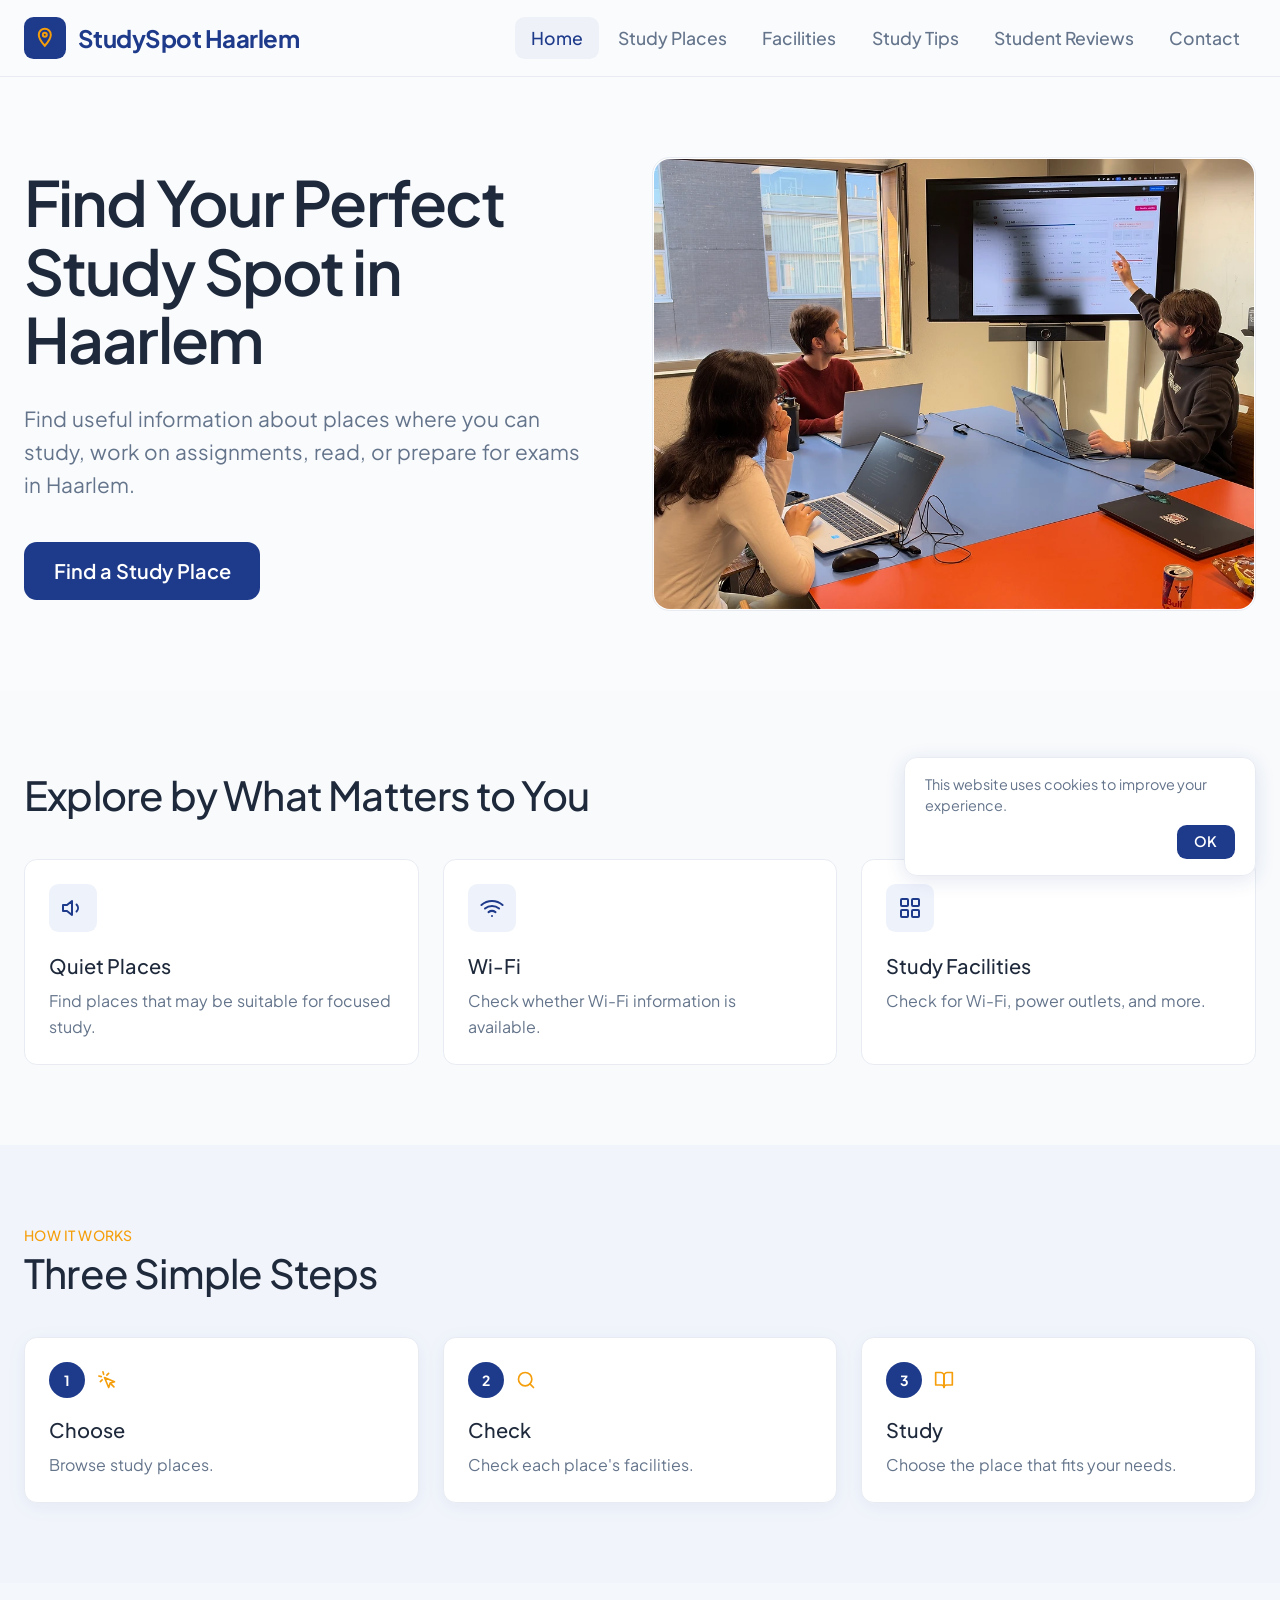
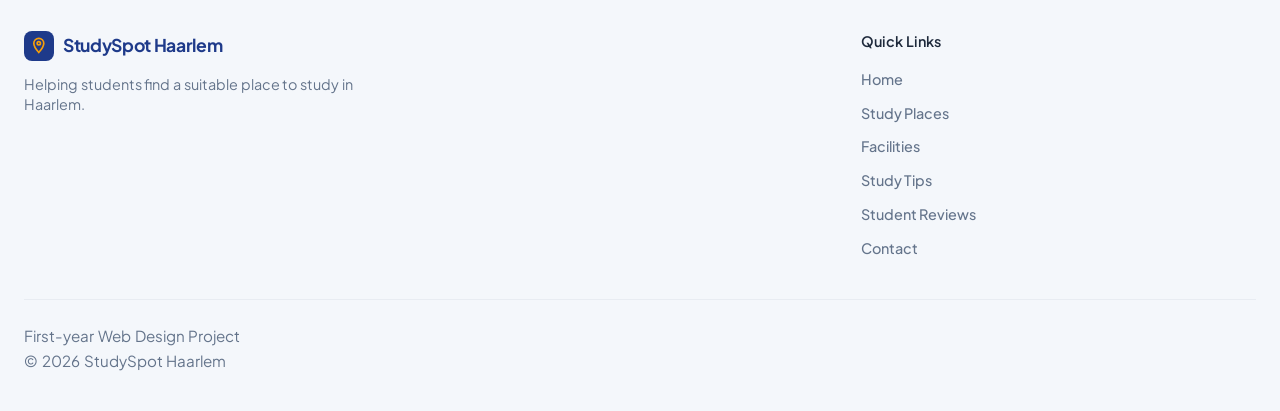
<file: index.html>
<!DOCTYPE html>
<html lang="en">
	<head>
		<meta charset="utf-8" />
		<meta name="viewport" content="width=device-width, initial-scale=1.0" />
		<meta name="author" content="Muhammad" />
		<meta name="description" content="StudySpot Haarlem: find useful information about places where you can study, work on assignments, read or prepare for exams in Haarlem." />
		<meta name="keywords" content="study spots, Haarlem, students, library, exams" />
		<title>StudySpot Haarlem &mdash; Find Your Perfect Study Spot</title>
		<link rel="icon" type="image/png" href="img/favicon.png" />
		<link rel="stylesheet" type="text/css" href="https://fonts.googleapis.com/css2?family=Plus+Jakarta+Sans:wght@400;500;600;700&amp;display=swap" />
		<link rel="stylesheet" type="text/css" href="css/style.css" />
	</head>
	<body>
		<input class="visually-hidden" type="checkbox" id="cookie-ok" />
		<aside class="cookies">
			<p>This website uses cookies to improve your experience.</p>
			<label for="cookie-ok">OK</label>
		</aside>

		<header>
			<a class="logo" href="index.html">
				<svg class="logo-icon" viewBox="0 0 24 24" width="24" height="24" aria-hidden="true">
					<path d="M12 3a6 6 0 0 0-6 6c0 4.5 6 11 6 11s6-6.5 6-11a6 6 0 0 0-6-6z" fill="none" stroke="#f59e0b" stroke-width="2" />
					<circle cx="12" cy="9" r="2" fill="none" stroke="#f59e0b" stroke-width="2" />
				</svg>
				StudySpot Haarlem
			</a>
			<input class="menu-toggle visually-hidden" type="checkbox" id="menu-toggle" />
			<label class="menu-button" for="menu-toggle">
				<span class="visually-hidden">Menu</span>
				<svg viewBox="0 0 24 24" width="26" height="26" fill="none" stroke="currentColor" stroke-width="2" stroke-linecap="round" aria-hidden="true">
					<path d="M4 6h16M4 12h16M4 18h16" />
				</svg>
			</label>
			<nav>
				<ul>
					<li><a class="active" href="index.html">Home</a></li>
					<li><a href="study_places.html">Study Places</a></li>
					<li><a href="facilities.html">Facilities</a></li>
					<li><a href="study_tips.html">Study Tips</a></li>
					<li><a href="student_reviews.html">Student Reviews</a></li>
					<li><a href="contact.html">Contact</a></li>
				</ul>
			</nav>
		</header>

		<main>
			<section class="hero">
				<article>
					<h1>Find Your Perfect Study Spot in Haarlem</h1>
					<p>Find useful information about places where you can study, work on assignments, read, or prepare for exams in Haarlem.</p>
					<a class="button" href="study_places.html">Find a Study Place</a>
				</article>
				<figure>
					<img src="img/IMG_0134.webp" alt="Bright study room with wooden desks and laptops next to a Haarlem canal" title="Study room by the canal" width="699" height="533" />
					<figcaption class="visually-hidden">A bright study room with wooden desks next to a canal in Haarlem</figcaption>
				</figure>
			</section>

			<section class="explore">
				<h2>Explore by What Matters to You</h2>
				<article class="card">
					<span class="icon">
						<svg viewBox="0 0 24 24" width="24" height="24" fill="none" stroke="currentColor" stroke-width="2" stroke-linecap="round" stroke-linejoin="round" aria-hidden="true">
							<path d="M11 5 6 9H2v6h4l5 4V5z" />
							<path d="M15.54 8.46a5 5 0 0 1 0 7.07" />
						</svg>
					</span>
					<h3>Quiet Places</h3>
					<p>Find places that may be suitable for focused study.</p>
				</article>
				<article class="card">
					<span class="icon">
						<svg viewBox="0 0 24 24" width="24" height="24" fill="none" stroke="currentColor" stroke-width="2" stroke-linecap="round" stroke-linejoin="round" aria-hidden="true">
							<path d="M5 12.55a11 11 0 0 1 14.08 0" />
							<path d="M1.42 9a16 16 0 0 1 21.16 0" />
							<path d="M8.53 16.11a6 6 0 0 1 6.95 0" />
							<path d="M12 20h.01" />
						</svg>
					</span>
					<h3>Wi-Fi</h3>
					<p>Check whether Wi-Fi information is available.</p>
				</article>
				<article class="card">
					<span class="icon">
						<svg viewBox="0 0 24 24" width="24" height="24" fill="none" stroke="currentColor" stroke-width="2" stroke-linecap="round" stroke-linejoin="round" aria-hidden="true">
							<rect width="7" height="7" x="3" y="3" rx="1" />
							<rect width="7" height="7" x="14" y="3" rx="1" />
							<rect width="7" height="7" x="14" y="14" rx="1" />
							<rect width="7" height="7" x="3" y="14" rx="1" />
						</svg>
					</span>
					<h3>Study Facilities</h3>
					<p>Check for Wi-Fi, power outlets, and more.</p>
				</article>
			</section>

			<section class="steps">
				<p class="eyebrow">How it works</p>
				<h2>Three Simple Steps</h2>
				<article class="card">
					<span class="step-number">1</span>
					<svg class="step-icon" viewBox="0 0 24 24" width="20" height="20" fill="none" stroke="currentColor" stroke-width="2" stroke-linecap="round" stroke-linejoin="round" aria-hidden="true">
						<path d="m9 9 5 12 1.774-5.226L21 14 9 9z" />
						<path d="m16.071 16.071 4.243 4.243" />
						<path d="m7.188 2.239.777 2.897M5.136 7.965l-2.898-.777M13.95 4.05l-2.122 2.122m-5.657 5.656-2.12 2.122" />
					</svg>
					<h3>Choose</h3>
					<p>Browse study places.</p>
				</article>
				<article class="card">
					<span class="step-number">2</span>
					<svg class="step-icon" viewBox="0 0 24 24" width="20" height="20" fill="none" stroke="currentColor" stroke-width="2" stroke-linecap="round" stroke-linejoin="round" aria-hidden="true">
						<circle cx="11" cy="11" r="8" />
						<path d="m21 21-4.3-4.3" />
					</svg>
					<h3>Check</h3>
					<p>Check each place's facilities.</p>
				</article>
				<article class="card">
					<span class="step-number">3</span>
					<svg class="step-icon" viewBox="0 0 24 24" width="20" height="20" fill="none" stroke="currentColor" stroke-width="2" stroke-linecap="round" stroke-linejoin="round" aria-hidden="true">
						<path d="M2 3h6a4 4 0 0 1 4 4v14a3 3 0 0 0-3-3H2z" />
						<path d="M22 3h-6a4 4 0 0 0-4 4v14a3 3 0 0 1 3-3h7z" />
					</svg>
					<h3>Study</h3>
					<p>Choose the place that fits your needs.</p>
				</article>
			</section>
		</main>

		<footer>
			<section class="footer-top">
				<h2 class="visually-hidden">Site information</h2>
				<article>
					<h3 class="visually-hidden">About StudySpot Haarlem</h3>
					<a class="logo" href="index.html">
						<svg class="logo-icon" viewBox="0 0 24 24" width="20" height="20" aria-hidden="true">
							<path d="M12 3a6 6 0 0 0-6 6c0 4.5 6 11 6 11s6-6.5 6-11a6 6 0 0 0-6-6z" fill="none" stroke="#f59e0b" stroke-width="2" />
							<circle cx="12" cy="9" r="2" fill="none" stroke="#f59e0b" stroke-width="2" />
						</svg>
						StudySpot Haarlem
					</a>
					<p>Helping students find a suitable place to study in Haarlem.</p>
				</article>
				<nav>
					<h2>Quick Links</h2>
					<ul>
						<li><a href="index.html">Home</a></li>
						<li><a href="study_places.html">Study Places</a></li>
						<li><a href="facilities.html">Facilities</a></li>
						<li><a href="study_tips.html">Study Tips</a></li>
						<li><a href="student_reviews.html">Student Reviews</a></li>
						<li><a href="contact.html">Contact</a></li>
					</ul>
				</nav>
			</section>
			<section class="footer-bottom">
				<h2 class="visually-hidden">Credits</h2>
				<p>First-year Web Design Project</p>
				<p>&copy; 2026 StudySpot Haarlem</p>
			</section>
		</footer>
	</body>
</html>
</file>
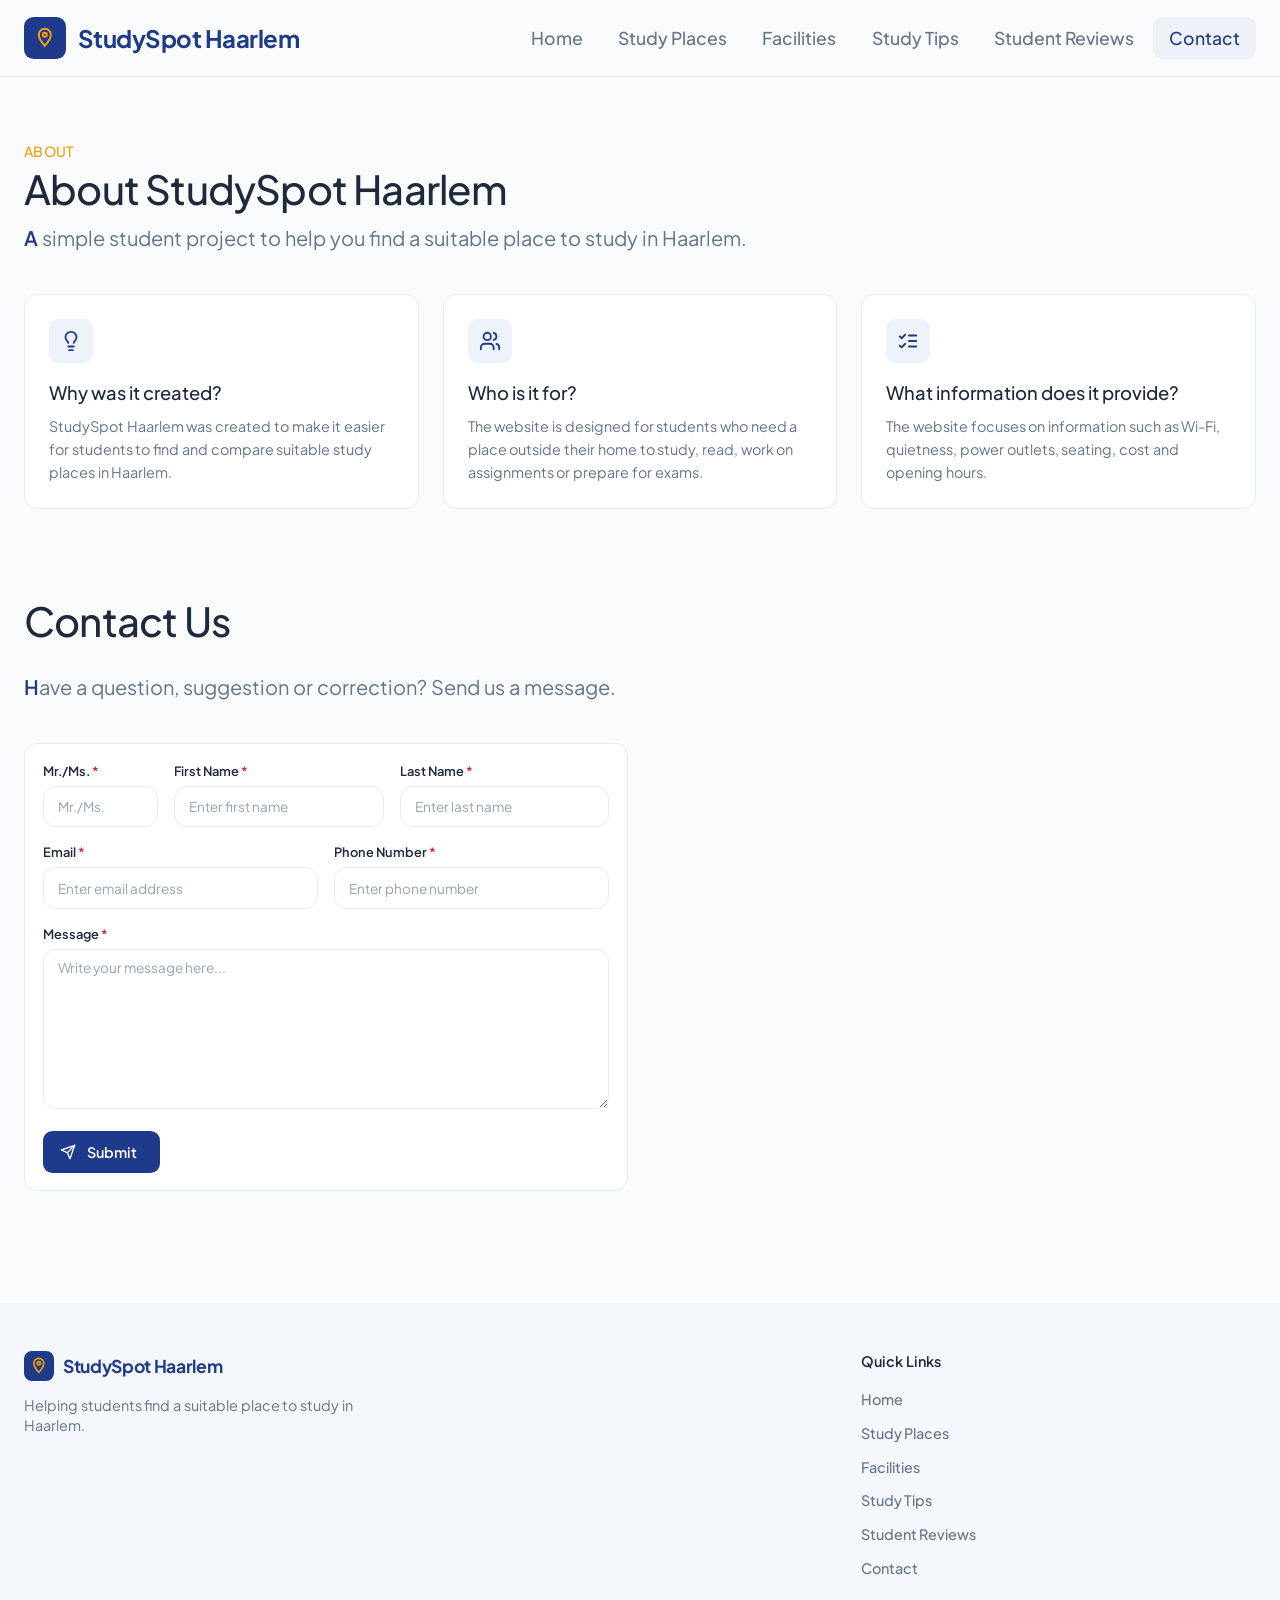
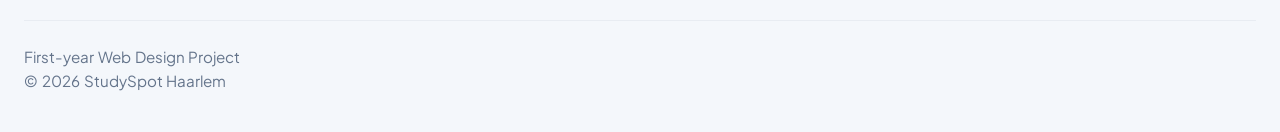
<file: contact.html>
<!DOCTYPE html>
<html lang="en">
	<head>
		<meta charset="utf-8" />
		<meta name="viewport" content="width=device-width, initial-scale=1.0" />
		<meta name="author" content="Muhammad" />
		<meta name="description" content="About StudySpot Haarlem, a simple student project that helps you find a suitable place to study, and a contact form for questions, suggestions or corrections." />
		<meta name="keywords" content="contact, about, StudySpot Haarlem, student project, study places" />
		<title>Contact &amp; About &mdash; StudySpot Haarlem</title>
		<link rel="icon" type="image/png" href="img/favicon.png" />
		<link rel="stylesheet" type="text/css" href="https://fonts.googleapis.com/css2?family=Plus+Jakarta+Sans:wght@400;500;600;700&amp;display=swap" />
		<link rel="stylesheet" type="text/css" href="css/style.css" />
	</head>
	<body>
		<header>
			<a class="logo" href="index.html">
				<svg class="logo-icon" viewBox="0 0 24 24" width="24" height="24" aria-hidden="true">
					<path d="M12 3a6 6 0 0 0-6 6c0 4.5 6 11 6 11s6-6.5 6-11a6 6 0 0 0-6-6z" fill="none" stroke="#f59e0b" stroke-width="2" />
					<circle cx="12" cy="9" r="2" fill="none" stroke="#f59e0b" stroke-width="2" />
				</svg>
				StudySpot Haarlem
			</a>
			<input class="menu-toggle visually-hidden" type="checkbox" id="menu-toggle" />
			<label class="menu-button" for="menu-toggle">
				<span class="visually-hidden">Menu</span>
				<svg viewBox="0 0 24 24" width="26" height="26" fill="none" stroke="currentColor" stroke-width="2" stroke-linecap="round" aria-hidden="true">
					<path d="M4 6h16M4 12h16M4 18h16" />
				</svg>
			</label>
			<nav>
				<ul>
					<li><a href="index.html">Home</a></li>
					<li><a href="study_places.html">Study Places</a></li>
					<li><a href="facilities.html">Facilities</a></li>
					<li><a href="study_tips.html">Study Tips</a></li>
					<li><a href="student_reviews.html">Student Reviews</a></li>
					<li><a class="active" href="contact.html">Contact</a></li>
				</ul>
			</nav>
		</header>

		<main>
			<section class="places about" id="about">
				<p class="eyebrow">About</p>
				<h1>About StudySpot Haarlem</h1>
				<p class="lead">A simple student project to help you find a suitable place to study in Haarlem.</p>

				<article class="card about-card">
					<span class="icon">
						<svg viewBox="0 0 24 24" width="22" height="22" fill="none" stroke="currentColor" stroke-width="2" stroke-linecap="round" stroke-linejoin="round" aria-hidden="true">
							<path d="M15 14c.2-1 .7-1.7 1.5-2.5 1-.9 1.5-2.2 1.5-3.5A6 6 0 0 0 6 8c0 1 .2 2.2 1.5 3.5.7.7 1.3 1.5 1.5 2.5" />
							<path d="M9 18h6" />
							<path d="M10 22h4" />
						</svg>
					</span>
					<h3>Why was it created?</h3>
					<p>StudySpot Haarlem was created to make it easier for students to find and compare suitable study places in Haarlem.</p>
				</article>

				<article class="card about-card">
					<span class="icon">
						<svg viewBox="0 0 24 24" width="22" height="22" fill="none" stroke="currentColor" stroke-width="2" stroke-linecap="round" stroke-linejoin="round" aria-hidden="true">
							<path d="M16 21v-2a4 4 0 0 0-4-4H6a4 4 0 0 0-4 4v2" />
							<circle cx="9" cy="7" r="4" />
							<path d="M22 21v-2a4 4 0 0 0-3-3.87" />
							<path d="M16 3.13a4 4 0 0 1 0 7.75" />
						</svg>
					</span>
					<h3>Who is it for?</h3>
					<p>The website is designed for students who need a place outside their home to study, read, work on assignments or prepare for exams.</p>
				</article>

				<article class="card about-card">
					<span class="icon">
						<svg viewBox="0 0 24 24" width="22" height="22" fill="none" stroke="currentColor" stroke-width="2" stroke-linecap="round" stroke-linejoin="round" aria-hidden="true">
							<path d="m3 17 2 2 4-4" />
							<path d="m3 7 2 2 4-4" />
							<path d="M13 6h8" />
							<path d="M13 12h8" />
							<path d="M13 18h8" />
						</svg>
					</span>
					<h3>What information does it provide?</h3>
					<p>The website focuses on information such as Wi-Fi, quietness, power outlets, seating, cost and opening hours.</p>
				</article>
			</section>

			<section class="guidance contact" id="contact">
				<h2>Contact Us</h2>
				<p class="lead">Have a question, suggestion or correction? Send us a message.</p>

				<form class="contact-form" action="#" method="post">
					<fieldset>
						<legend class="visually-hidden">Contact form</legend>

						<section class="field-row name-row">
							<h3 class="visually-hidden">Your name</h3>
							<label class="field" for="contact-title">Mr./Ms. <span class="required">*</span>
								<input type="text" id="contact-title" name="title" placeholder="Mr./Ms." list="titles" required="required" />
							</label>
							<label class="field" for="contact-first-name">First Name <span class="required">*</span>
								<input type="text" id="contact-first-name" name="first_name" placeholder="Enter first name" required="required" />
							</label>
							<label class="field" for="contact-last-name">Last Name <span class="required">*</span>
								<input type="text" id="contact-last-name" name="last_name" placeholder="Enter last name" required="required" />
							</label>
						</section>
						<datalist id="titles">
							<option value="Mr."></option>
							<option value="Ms."></option>
						</datalist>

						<section class="field-row">
							<h3 class="visually-hidden">How to reach you</h3>
							<label class="field" for="contact-email">Email <span class="required">*</span>
								<input type="email" id="contact-email" name="email" placeholder="Enter email address" required="required" />
							</label>
							<label class="field" for="contact-phone">Phone Number <span class="required">*</span>
								<input type="tel" id="contact-phone" name="phone" placeholder="Enter phone number" required="required" />
							</label>
						</section>

						<label class="field" for="contact-message">Message <span class="required">*</span>
							<textarea id="contact-message" name="message" rows="6" placeholder="Write your message here..." required="required"></textarea>
						</label>
					</fieldset>

					<section class="submit-row">
						<h3 class="visually-hidden">Send your message</h3>
						<input type="submit" value="Submit" />
					</section>
				</form>
			</section>
		</main>

		<footer>
			<section class="footer-top">
				<h2 class="visually-hidden">Site information</h2>
				<article>
					<h3 class="visually-hidden">About StudySpot Haarlem</h3>
					<a class="logo" href="index.html">
						<svg class="logo-icon" viewBox="0 0 24 24" width="20" height="20" aria-hidden="true">
							<path d="M12 3a6 6 0 0 0-6 6c0 4.5 6 11 6 11s6-6.5 6-11a6 6 0 0 0-6-6z" fill="none" stroke="#f59e0b" stroke-width="2" />
							<circle cx="12" cy="9" r="2" fill="none" stroke="#f59e0b" stroke-width="2" />
						</svg>
						StudySpot Haarlem
					</a>
					<p>Helping students find a suitable place to study in Haarlem.</p>
				</article>
				<nav>
					<h2>Quick Links</h2>
					<ul>
						<li><a href="index.html">Home</a></li>
						<li><a href="study_places.html">Study Places</a></li>
						<li><a href="facilities.html">Facilities</a></li>
						<li><a href="study_tips.html">Study Tips</a></li>
						<li><a href="student_reviews.html">Student Reviews</a></li>
						<li><a href="contact.html">Contact</a></li>
					</ul>
				</nav>
			</section>
			<section class="footer-bottom">
				<h2 class="visually-hidden">Credits</h2>
				<p>First-year Web Design Project</p>
				<p>&copy; 2026 StudySpot Haarlem</p>
			</section>
		</footer>
	</body>
</html>
</file>
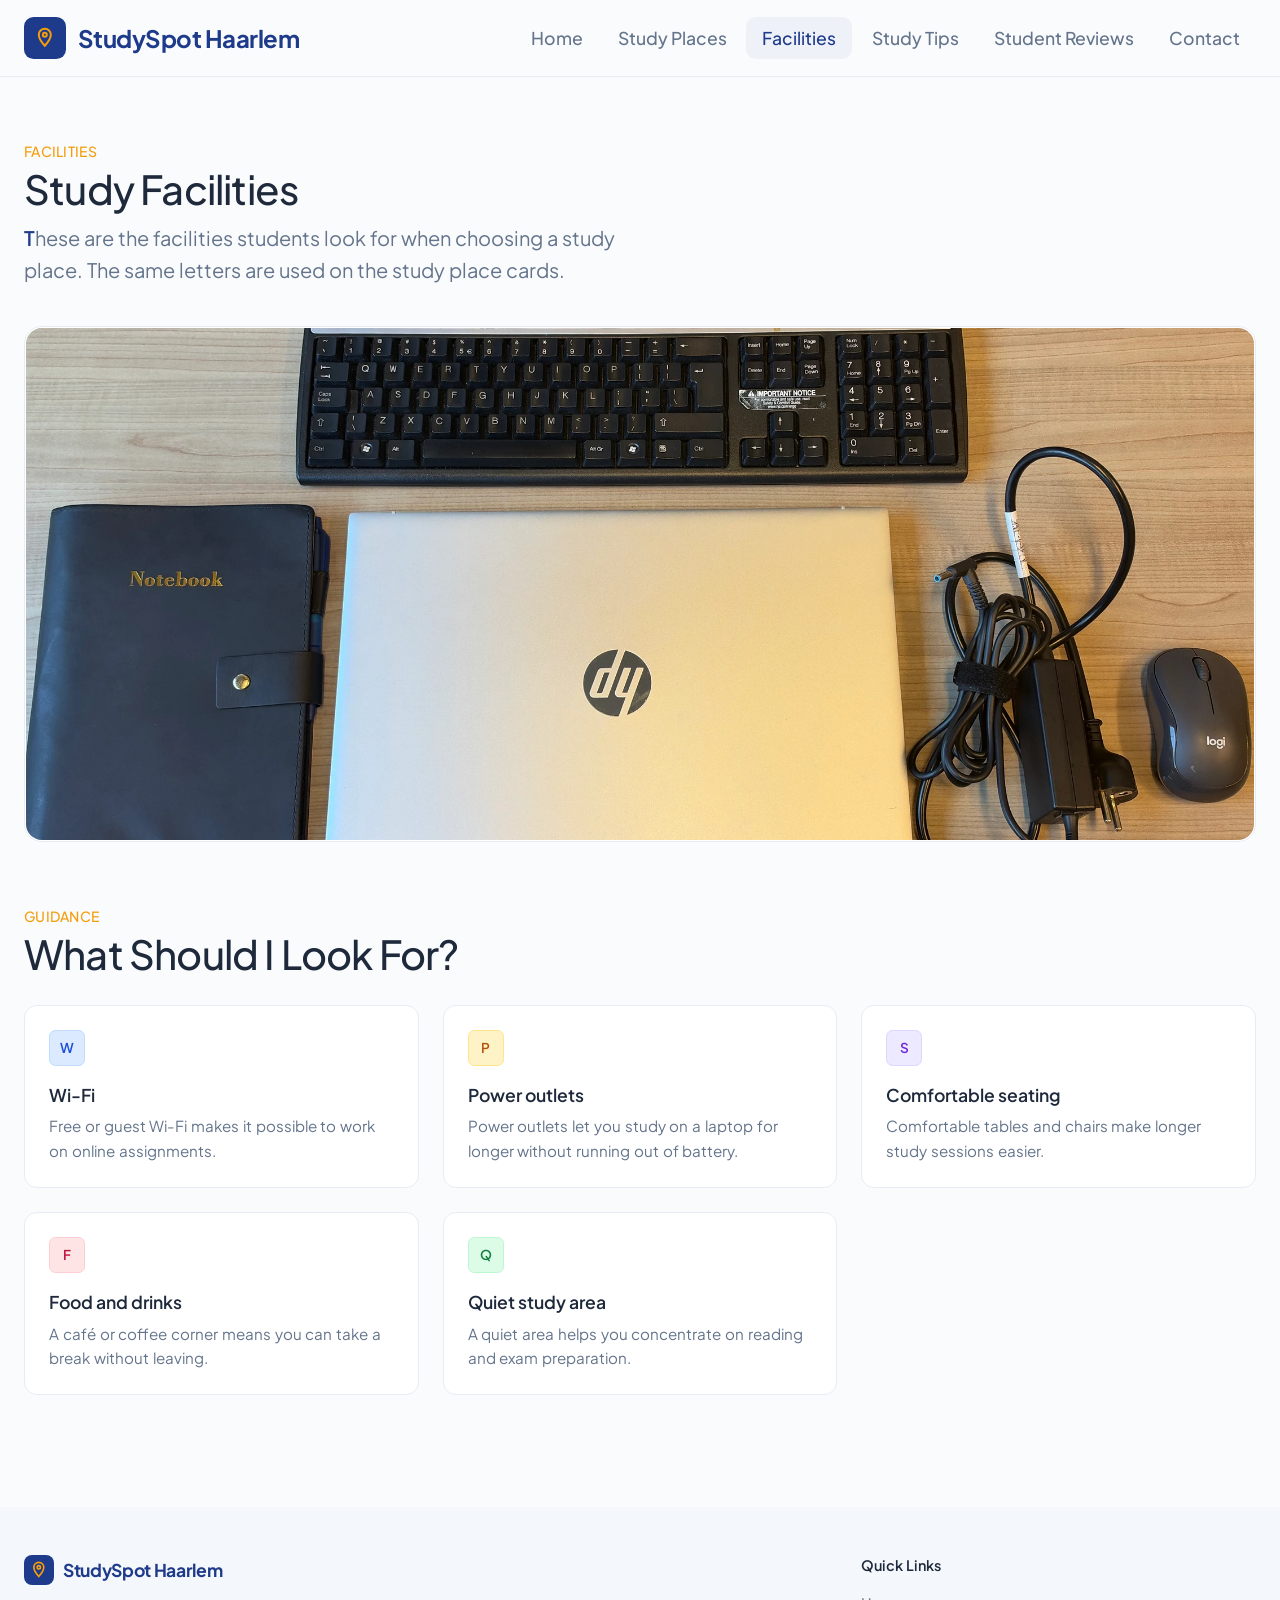
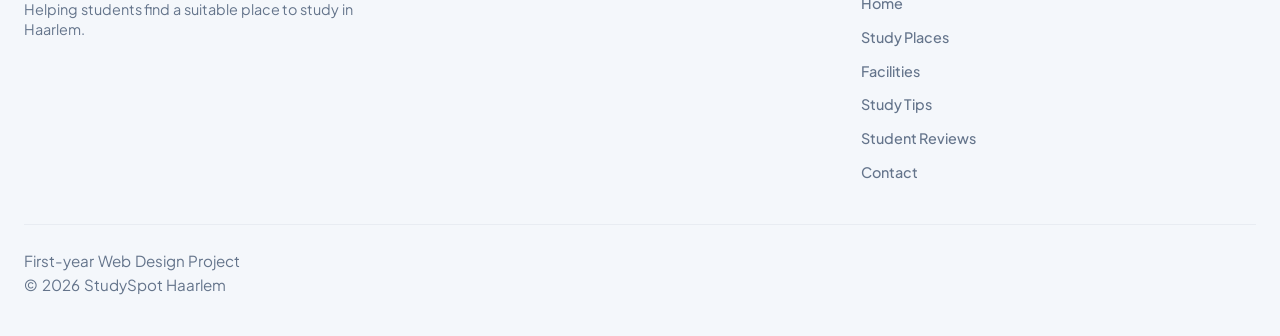
<file: Facilities.html>
<!DOCTYPE html>
<html lang="en">
	<head>
		<meta charset="utf-8" />
		<meta name="viewport" content="width=device-width, initial-scale=1.0" />
		<meta name="author" content="Muhammad" />
		<meta name="description" content="Learn which study facilities students look for in Haarlem: Wi-Fi, power outlets, comfortable seating, food and drinks and quiet study areas." />
		<meta name="keywords" content="study facilities, Haarlem, wifi, quiet, power outlets" />
		<title>Study Facilities &mdash; StudySpot Haarlem</title>
		<link rel="icon" type="image/png" href="img/favicon.png" />
		<link rel="stylesheet" type="text/css" href="https://fonts.googleapis.com/css2?family=Plus+Jakarta+Sans:wght@400;500;600;700&amp;display=swap" />
		<link rel="stylesheet" type="text/css" href="css/style.css" />
	</head>
	<body>
		<header>
			<a class="logo" href="index.html">
				<svg class="logo-icon" viewBox="0 0 24 24" width="24" height="24" aria-hidden="true">
					<path d="M12 3a6 6 0 0 0-6 6c0 4.5 6 11 6 11s6-6.5 6-11a6 6 0 0 0-6-6z" fill="none" stroke="#f59e0b" stroke-width="2" />
					<circle cx="12" cy="9" r="2" fill="none" stroke="#f59e0b" stroke-width="2" />
				</svg>
				StudySpot Haarlem
			</a>
			<input class="menu-toggle visually-hidden" type="checkbox" id="menu-toggle" />
			<label class="menu-button" for="menu-toggle">
				<span class="visually-hidden">Menu</span>
				<svg viewBox="0 0 24 24" width="26" height="26" fill="none" stroke="currentColor" stroke-width="2" stroke-linecap="round" aria-hidden="true">
					<path d="M4 6h16M4 12h16M4 18h16" />
				</svg>
			</label>
			<nav>
				<ul>
					<li><a href="index.html">Home</a></li>
					<li><a href="study_places.html">Study Places</a></li>
					<li><a class="active" href="facilities.html">Facilities</a></li>
					<li><a href="study_tips.html">Study Tips</a></li>
					<li><a href="student_reviews.html">Student Reviews</a></li>
					<li><a href="contact.html">Contact</a></li>
				</ul>
			</nav>
		</header>

		<main>
			<section class="places facilities">
				<p class="eyebrow">Facilities</p>
				<h1>Study Facilities</h1>
				<p class="lead">These are the facilities students look for when choosing a study place. The same letters are used on the study place cards.</p>

				<figure class="places-hero">
					<img src="img/IMG_9801.webp" alt="Laptop, keyboard, notebook and wireless mouse on a wooden desk" title="Study essentials" width="1232" height="528" />
					<figcaption class="visually-hidden">A laptop, keyboard, notebook and wireless mouse on a wooden desk</figcaption>
				</figure>
			</section>

			<section class="guidance">
				<p class="eyebrow">Guidance</p>
				<h2>What Should I Look For?</h2>

				<article class="card facility-card">
					<span class="fac wifi" aria-hidden="true">W</span>
					<h3>Wi-Fi</h3>
					<p>Free or guest Wi-Fi makes it possible to work on online assignments.</p>
				</article>

				<article class="card facility-card">
					<span class="fac power" aria-hidden="true">P</span>
					<h3>Power outlets</h3>
					<p>Power outlets let you study on a laptop for longer without running out of battery.</p>
				</article>

				<article class="card facility-card">
					<span class="fac seating" aria-hidden="true">S</span>
					<h3>Comfortable seating</h3>
					<p>Comfortable tables and chairs make longer study sessions easier.</p>
				</article>

				<article class="card facility-card">
					<span class="fac food" aria-hidden="true">F</span>
					<h3>Food and drinks</h3>
					<p>A caf&eacute; or coffee corner means you can take a break without leaving.</p>
				</article>

				<article class="card facility-card">
					<span class="fac quiet" aria-hidden="true">Q</span>
					<h3>Quiet study area</h3>
					<p>A quiet area helps you concentrate on reading and exam preparation.</p>
				</article>
			</section>
		</main>

		<footer>
			<section class="footer-top">
				<h2 class="visually-hidden">Site information</h2>
				<article>
					<h3 class="visually-hidden">About StudySpot Haarlem</h3>
					<a class="logo" href="index.html">
						<svg class="logo-icon" viewBox="0 0 24 24" width="20" height="20" aria-hidden="true">
							<path d="M12 3a6 6 0 0 0-6 6c0 4.5 6 11 6 11s6-6.5 6-11a6 6 0 0 0-6-6z" fill="none" stroke="#f59e0b" stroke-width="2" />
							<circle cx="12" cy="9" r="2" fill="none" stroke="#f59e0b" stroke-width="2" />
						</svg>
						StudySpot Haarlem
					</a>
					<p>Helping students find a suitable place to study in Haarlem.</p>
				</article>
				<nav>
					<h2>Quick Links</h2>
					<ul>
						<li><a href="index.html">Home</a></li>
						<li><a href="study_places.html">Study Places</a></li>
						<li><a href="facilities.html">Facilities</a></li>
						<li><a href="study_tips.html">Study Tips</a></li>
						<li><a href="student_reviews.html">Student Reviews</a></li>
						<li><a href="contact.html">Contact</a></li>
					</ul>
				</nav>
			</section>
			<section class="footer-bottom">
				<h2 class="visually-hidden">Credits</h2>
				<p>First-year Web Design Project</p>
				<p>&copy; 2026 StudySpot Haarlem</p>
			</section>
		</footer>
	</body>
</html>
</file>
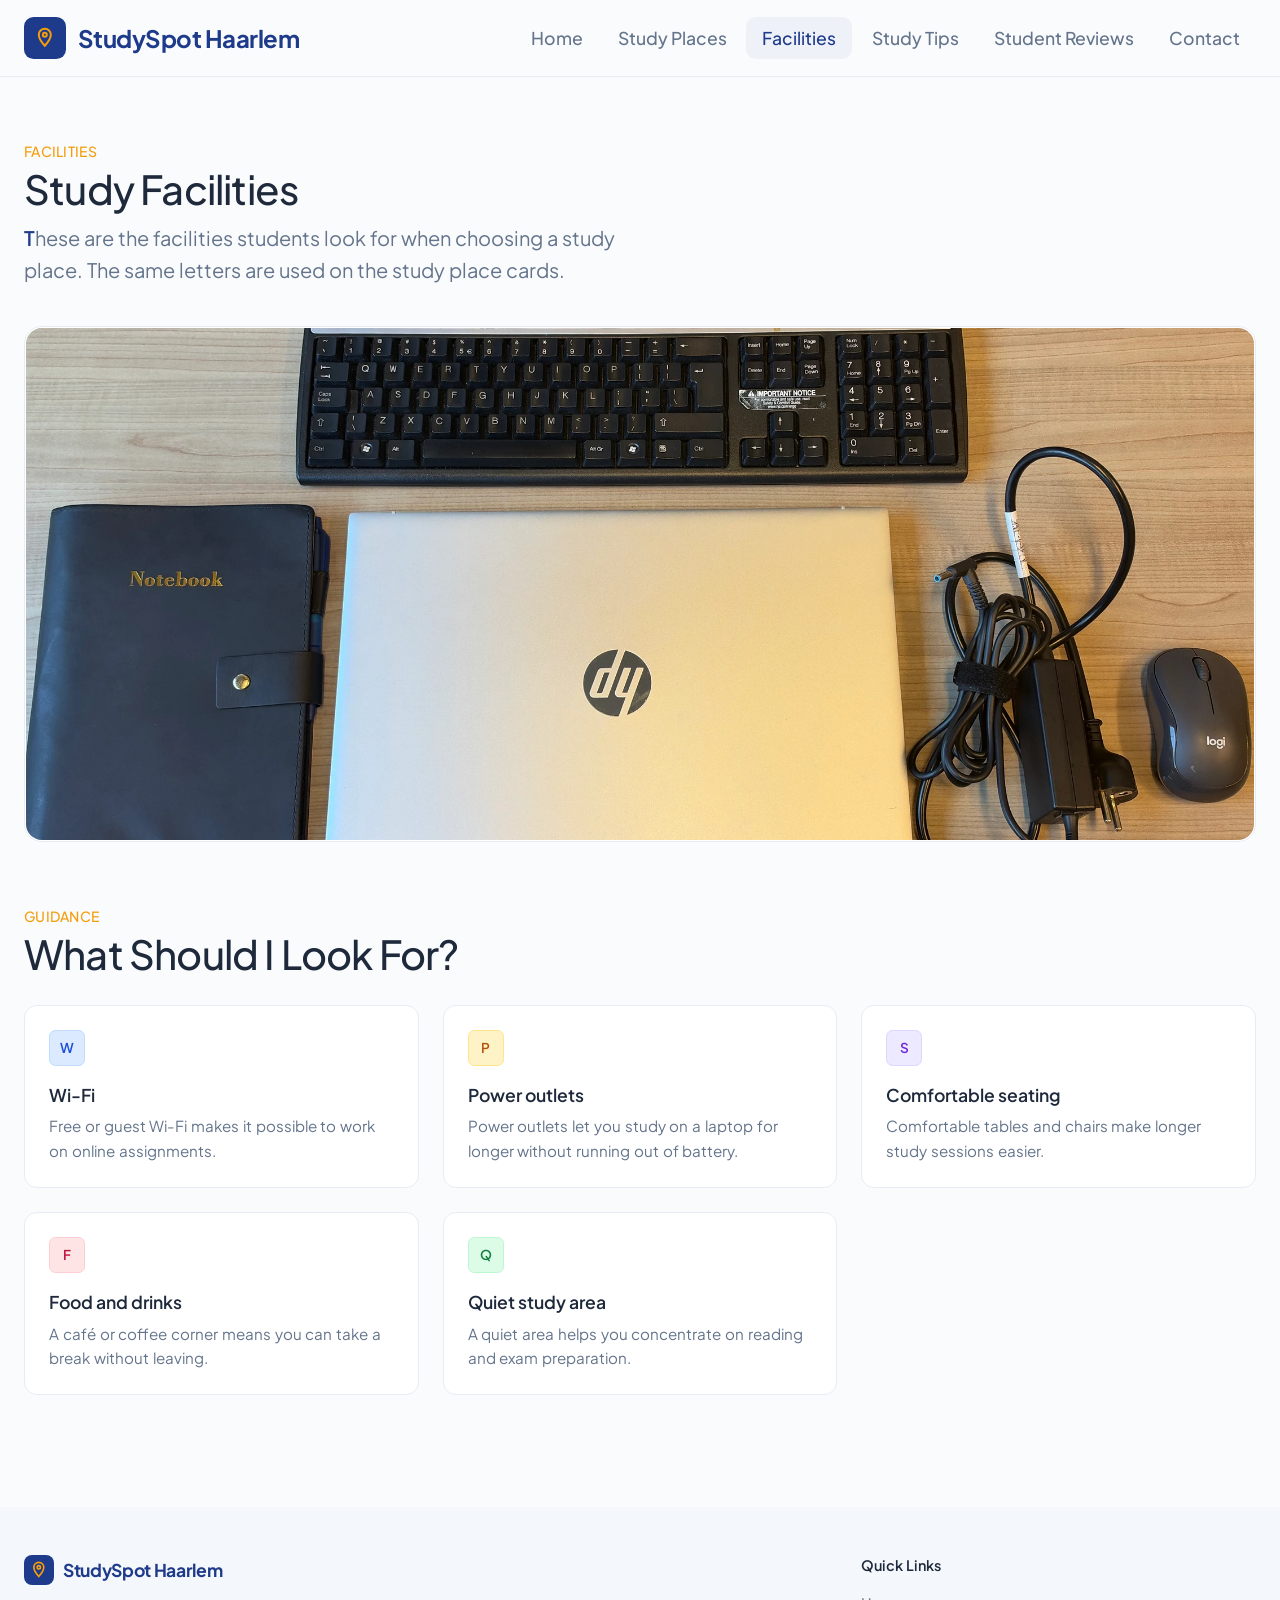
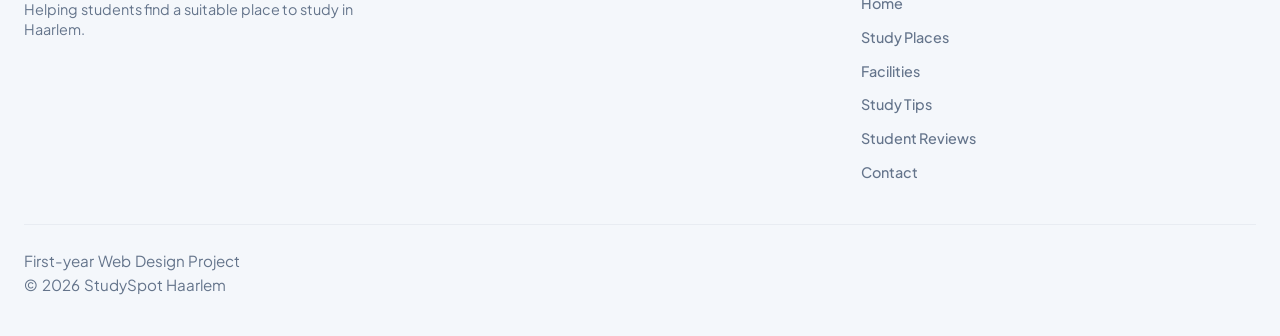
<file: facilities.html>
<!DOCTYPE html>
<html lang="en">
	<head>
		<meta charset="utf-8" />
		<meta name="viewport" content="width=device-width, initial-scale=1.0" />
		<meta name="author" content="Muhammad" />
		<meta name="description" content="Learn which study facilities students look for in Haarlem: Wi-Fi, power outlets, comfortable seating, food and drinks and quiet study areas." />
		<meta name="keywords" content="study facilities, Haarlem, wifi, quiet, power outlets" />
		<title>Study Facilities &mdash; StudySpot Haarlem</title>
		<link rel="icon" type="image/png" href="img/favicon.png" />
		<link rel="stylesheet" type="text/css" href="https://fonts.googleapis.com/css2?family=Plus+Jakarta+Sans:wght@400;500;600;700&amp;display=swap" />
		<link rel="stylesheet" type="text/css" href="css/style.css" />
	</head>
	<body>
		<header>
			<a class="logo" href="index.html">
				<svg class="logo-icon" viewBox="0 0 24 24" width="24" height="24" aria-hidden="true">
					<path d="M12 3a6 6 0 0 0-6 6c0 4.5 6 11 6 11s6-6.5 6-11a6 6 0 0 0-6-6z" fill="none" stroke="#f59e0b" stroke-width="2" />
					<circle cx="12" cy="9" r="2" fill="none" stroke="#f59e0b" stroke-width="2" />
				</svg>
				StudySpot Haarlem
			</a>
			<input class="menu-toggle visually-hidden" type="checkbox" id="menu-toggle" />
			<label class="menu-button" for="menu-toggle">
				<span class="visually-hidden">Menu</span>
				<svg viewBox="0 0 24 24" width="26" height="26" fill="none" stroke="currentColor" stroke-width="2" stroke-linecap="round" aria-hidden="true">
					<path d="M4 6h16M4 12h16M4 18h16" />
				</svg>
			</label>
			<nav>
				<ul>
					<li><a href="index.html">Home</a></li>
					<li><a href="study_places.html">Study Places</a></li>
					<li><a class="active" href="facilities.html">Facilities</a></li>
					<li><a href="study_tips.html">Study Tips</a></li>
					<li><a href="student_reviews.html">Student Reviews</a></li>
					<li><a href="contact.html">Contact</a></li>
				</ul>
			</nav>
		</header>

		<main>
			<section class="places facilities">
				<p class="eyebrow">Facilities</p>
				<h1>Study Facilities</h1>
				<p class="lead">These are the facilities students look for when choosing a study place. The same letters are used on the study place cards.</p>

				<figure class="places-hero">
					<img src="img/IMG_9801.webp" alt="Laptop, keyboard, notebook and wireless mouse on a wooden desk" title="Study essentials" width="1232" height="528" />
					<figcaption class="visually-hidden">A laptop, keyboard, notebook and wireless mouse on a wooden desk</figcaption>
				</figure>
			</section>

			<section class="guidance">
				<p class="eyebrow">Guidance</p>
				<h2>What Should I Look For?</h2>

				<article class="card facility-card">
					<span class="fac wifi" aria-hidden="true">W</span>
					<h3>Wi-Fi</h3>
					<p>Free or guest Wi-Fi makes it possible to work on online assignments.</p>
				</article>

				<article class="card facility-card">
					<span class="fac power" aria-hidden="true">P</span>
					<h3>Power outlets</h3>
					<p>Power outlets let you study on a laptop for longer without running out of battery.</p>
				</article>

				<article class="card facility-card">
					<span class="fac seating" aria-hidden="true">S</span>
					<h3>Comfortable seating</h3>
					<p>Comfortable tables and chairs make longer study sessions easier.</p>
				</article>

				<article class="card facility-card">
					<span class="fac food" aria-hidden="true">F</span>
					<h3>Food and drinks</h3>
					<p>A caf&eacute; or coffee corner means you can take a break without leaving.</p>
				</article>

				<article class="card facility-card">
					<span class="fac quiet" aria-hidden="true">Q</span>
					<h3>Quiet study area</h3>
					<p>A quiet area helps you concentrate on reading and exam preparation.</p>
				</article>
			</section>
		</main>

		<footer>
			<section class="footer-top">
				<h2 class="visually-hidden">Site information</h2>
				<article>
					<h3 class="visually-hidden">About StudySpot Haarlem</h3>
					<a class="logo" href="index.html">
						<svg class="logo-icon" viewBox="0 0 24 24" width="20" height="20" aria-hidden="true">
							<path d="M12 3a6 6 0 0 0-6 6c0 4.5 6 11 6 11s6-6.5 6-11a6 6 0 0 0-6-6z" fill="none" stroke="#f59e0b" stroke-width="2" />
							<circle cx="12" cy="9" r="2" fill="none" stroke="#f59e0b" stroke-width="2" />
						</svg>
						StudySpot Haarlem
					</a>
					<p>Helping students find a suitable place to study in Haarlem.</p>
				</article>
				<nav>
					<h2>Quick Links</h2>
					<ul>
						<li><a href="index.html">Home</a></li>
						<li><a href="study_places.html">Study Places</a></li>
						<li><a href="facilities.html">Facilities</a></li>
						<li><a href="study_tips.html">Study Tips</a></li>
						<li><a href="student_reviews.html">Student Reviews</a></li>
						<li><a href="contact.html">Contact</a></li>
					</ul>
				</nav>
			</section>
			<section class="footer-bottom">
				<h2 class="visually-hidden">Credits</h2>
				<p>First-year Web Design Project</p>
				<p>&copy; 2026 StudySpot Haarlem</p>
			</section>
		</footer>
	</body>
</html>
</file>
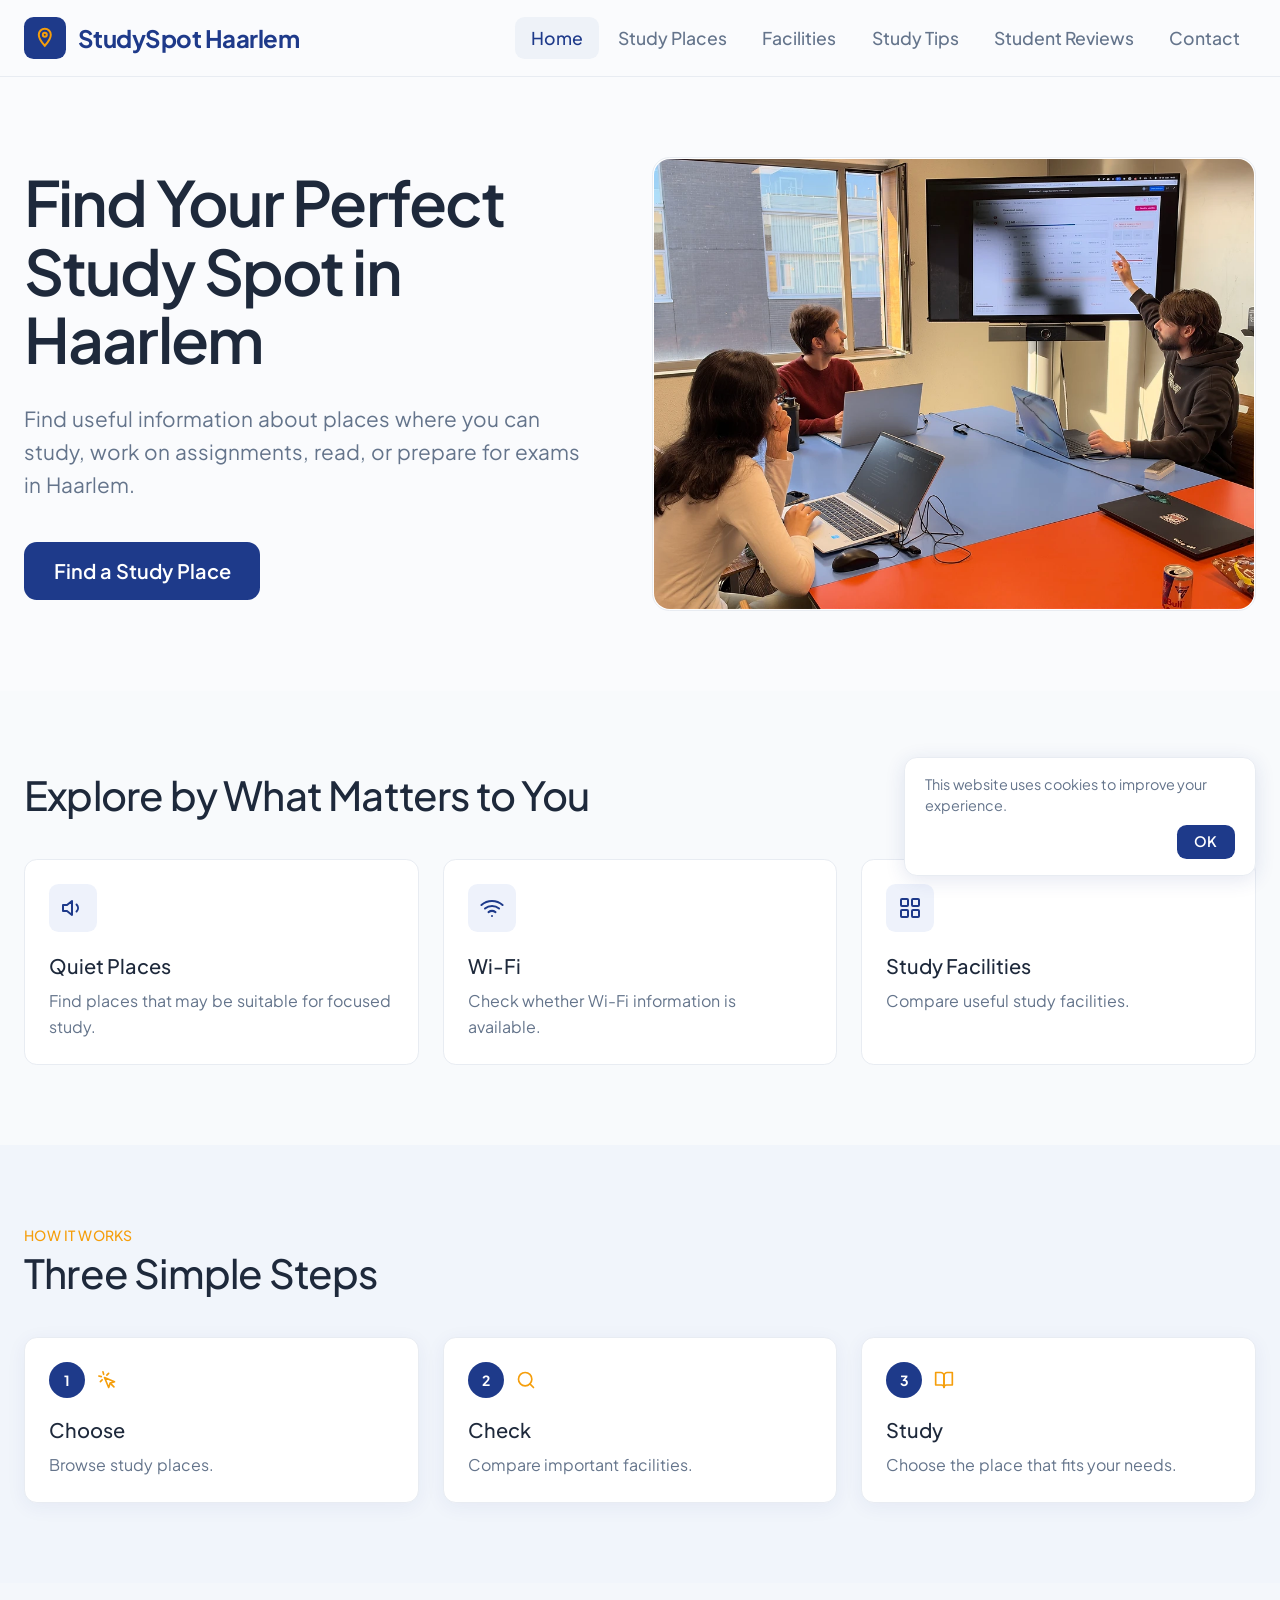
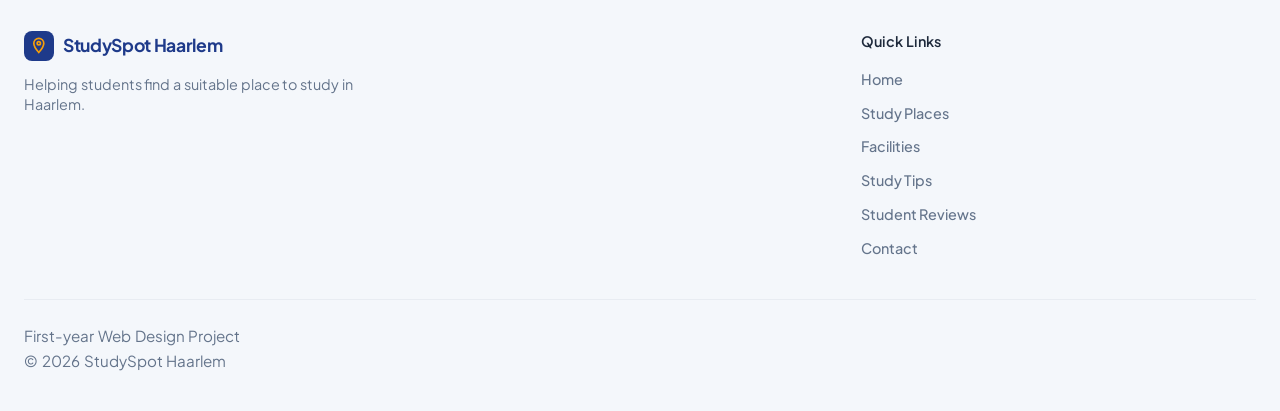
<file: home.html>
<!DOCTYPE html>
<html lang="en">
	<head>
		<meta charset="utf-8" />
		<meta name="viewport" content="width=device-width, initial-scale=1.0" />
		<meta name="author" content="Muhammad" />
		<meta name="description" content="StudySpot Haarlem: find useful information about places where you can study, work on assignments, read or prepare for exams in Haarlem." />
		<meta name="keywords" content="study spots, Haarlem, students, library, exams" />
		<title>StudySpot Haarlem &mdash; Find Your Perfect Study Spot</title>
		<link rel="icon" type="image/png" href="img/favicon.png" />
		<link rel="stylesheet" type="text/css" href="https://fonts.googleapis.com/css2?family=Plus+Jakarta+Sans:wght@400;500;600;700&amp;display=swap" />
		<link rel="stylesheet" type="text/css" href="css/style.css" />
	</head>
	<body>
		<input class="visually-hidden" type="checkbox" id="cookie-ok" />
		<aside class="cookies">
			<p>This website uses cookies to improve your experience.</p>
			<label for="cookie-ok">OK</label>
		</aside>

		<header>
			<a class="logo" href="index.html">
				<svg class="logo-icon" viewBox="0 0 24 24" width="24" height="24" aria-hidden="true">
					<path d="M12 3a6 6 0 0 0-6 6c0 4.5 6 11 6 11s6-6.5 6-11a6 6 0 0 0-6-6z" fill="none" stroke="#f59e0b" stroke-width="2" />
					<circle cx="12" cy="9" r="2" fill="none" stroke="#f59e0b" stroke-width="2" />
				</svg>
				StudySpot Haarlem
			</a>
			<input class="menu-toggle visually-hidden" type="checkbox" id="menu-toggle" />
			<label class="menu-button" for="menu-toggle">
				<span class="visually-hidden">Menu</span>
				<svg viewBox="0 0 24 24" width="26" height="26" fill="none" stroke="currentColor" stroke-width="2" stroke-linecap="round" aria-hidden="true">
					<path d="M4 6h16M4 12h16M4 18h16" />
				</svg>
			</label>
			<nav>
				<ul>
					<li><a class="active" href="index.html">Home</a></li>
					<li><a href="study_places.html">Study Places</a></li>
					<li><a href="facilities.html">Facilities</a></li>
					<li><a href="study_tips.html">Study Tips</a></li>
					<li><a href="student_reviews.html">Student Reviews</a></li>
					<li><a href="contact.html">Contact</a></li>
				</ul>
			</nav>
		</header>

		<main>
			<section class="hero">
				<article>
					<h1>Find Your Perfect Study Spot in Haarlem</h1>
					<p>Find useful information about places where you can study, work on assignments, read, or prepare for exams in Haarlem.</p>
					<a class="button" href="study_places.html">Find a Study Place</a>
				</article>
				<figure>
					<img src="img/IMG_0134.webp" alt="Bright study room with wooden desks and laptops next to a Haarlem canal" title="Study room by the canal" width="699" height="533" />
					<figcaption class="visually-hidden">A bright study room with wooden desks next to a canal in Haarlem</figcaption>
				</figure>
			</section>

			<section class="explore">
				<h2>Explore by What Matters to You</h2>
				<article class="card">
					<span class="icon">
						<svg viewBox="0 0 24 24" width="24" height="24" fill="none" stroke="currentColor" stroke-width="2" stroke-linecap="round" stroke-linejoin="round" aria-hidden="true">
							<path d="M11 5 6 9H2v6h4l5 4V5z" />
							<path d="M15.54 8.46a5 5 0 0 1 0 7.07" />
						</svg>
					</span>
					<h3>Quiet Places</h3>
					<p>Find places that may be suitable for focused study.</p>
				</article>
				<article class="card">
					<span class="icon">
						<svg viewBox="0 0 24 24" width="24" height="24" fill="none" stroke="currentColor" stroke-width="2" stroke-linecap="round" stroke-linejoin="round" aria-hidden="true">
							<path d="M5 12.55a11 11 0 0 1 14.08 0" />
							<path d="M1.42 9a16 16 0 0 1 21.16 0" />
							<path d="M8.53 16.11a6 6 0 0 1 6.95 0" />
							<path d="M12 20h.01" />
						</svg>
					</span>
					<h3>Wi-Fi</h3>
					<p>Check whether Wi-Fi information is available.</p>
				</article>
				<article class="card">
					<span class="icon">
						<svg viewBox="0 0 24 24" width="24" height="24" fill="none" stroke="currentColor" stroke-width="2" stroke-linecap="round" stroke-linejoin="round" aria-hidden="true">
							<rect width="7" height="7" x="3" y="3" rx="1" />
							<rect width="7" height="7" x="14" y="3" rx="1" />
							<rect width="7" height="7" x="14" y="14" rx="1" />
							<rect width="7" height="7" x="3" y="14" rx="1" />
						</svg>
					</span>
					<h3>Study Facilities</h3>
					<p>Compare useful study facilities.</p>
				</article>
			</section>

			<section class="steps">
				<p class="eyebrow">How it works</p>
				<h2>Three Simple Steps</h2>
				<article class="card">
					<span class="step-number">1</span>
					<svg class="step-icon" viewBox="0 0 24 24" width="20" height="20" fill="none" stroke="currentColor" stroke-width="2" stroke-linecap="round" stroke-linejoin="round" aria-hidden="true">
						<path d="m9 9 5 12 1.774-5.226L21 14 9 9z" />
						<path d="m16.071 16.071 4.243 4.243" />
						<path d="m7.188 2.239.777 2.897M5.136 7.965l-2.898-.777M13.95 4.05l-2.122 2.122m-5.657 5.656-2.12 2.122" />
					</svg>
					<h3>Choose</h3>
					<p>Browse study places.</p>
				</article>
				<article class="card">
					<span class="step-number">2</span>
					<svg class="step-icon" viewBox="0 0 24 24" width="20" height="20" fill="none" stroke="currentColor" stroke-width="2" stroke-linecap="round" stroke-linejoin="round" aria-hidden="true">
						<circle cx="11" cy="11" r="8" />
						<path d="m21 21-4.3-4.3" />
					</svg>
					<h3>Check</h3>
					<p>Compare important facilities.</p>
				</article>
				<article class="card">
					<span class="step-number">3</span>
					<svg class="step-icon" viewBox="0 0 24 24" width="20" height="20" fill="none" stroke="currentColor" stroke-width="2" stroke-linecap="round" stroke-linejoin="round" aria-hidden="true">
						<path d="M2 3h6a4 4 0 0 1 4 4v14a3 3 0 0 0-3-3H2z" />
						<path d="M22 3h-6a4 4 0 0 0-4 4v14a3 3 0 0 1 3-3h7z" />
					</svg>
					<h3>Study</h3>
					<p>Choose the place that fits your needs.</p>
				</article>
			</section>
		</main>

		<footer>
			<section class="footer-top">
				<h2 class="visually-hidden">Site information</h2>
				<article>
					<h3 class="visually-hidden">About StudySpot Haarlem</h3>
					<a class="logo" href="index.html">
						<svg class="logo-icon" viewBox="0 0 24 24" width="20" height="20" aria-hidden="true">
							<path d="M12 3a6 6 0 0 0-6 6c0 4.5 6 11 6 11s6-6.5 6-11a6 6 0 0 0-6-6z" fill="none" stroke="#f59e0b" stroke-width="2" />
							<circle cx="12" cy="9" r="2" fill="none" stroke="#f59e0b" stroke-width="2" />
						</svg>
						StudySpot Haarlem
					</a>
					<p>Helping students find a suitable place to study in Haarlem.</p>
				</article>
				<nav>
					<h2>Quick Links</h2>
					<ul>
						<li><a href="index.html">Home</a></li>
						<li><a href="study_places.html">Study Places</a></li>
						<li><a href="facilities.html">Facilities</a></li>
						<li><a href="study_tips.html">Study Tips</a></li>
						<li><a href="student_reviews.html">Student Reviews</a></li>
						<li><a href="contact.html">Contact</a></li>
					</ul>
				</nav>
			</section>
			<section class="footer-bottom">
				<h2 class="visually-hidden">Credits</h2>
				<p>First-year Web Design Project</p>
				<p>&copy; 2026 StudySpot Haarlem</p>
			</section>
		</footer>
	</body>
</html>
</file>
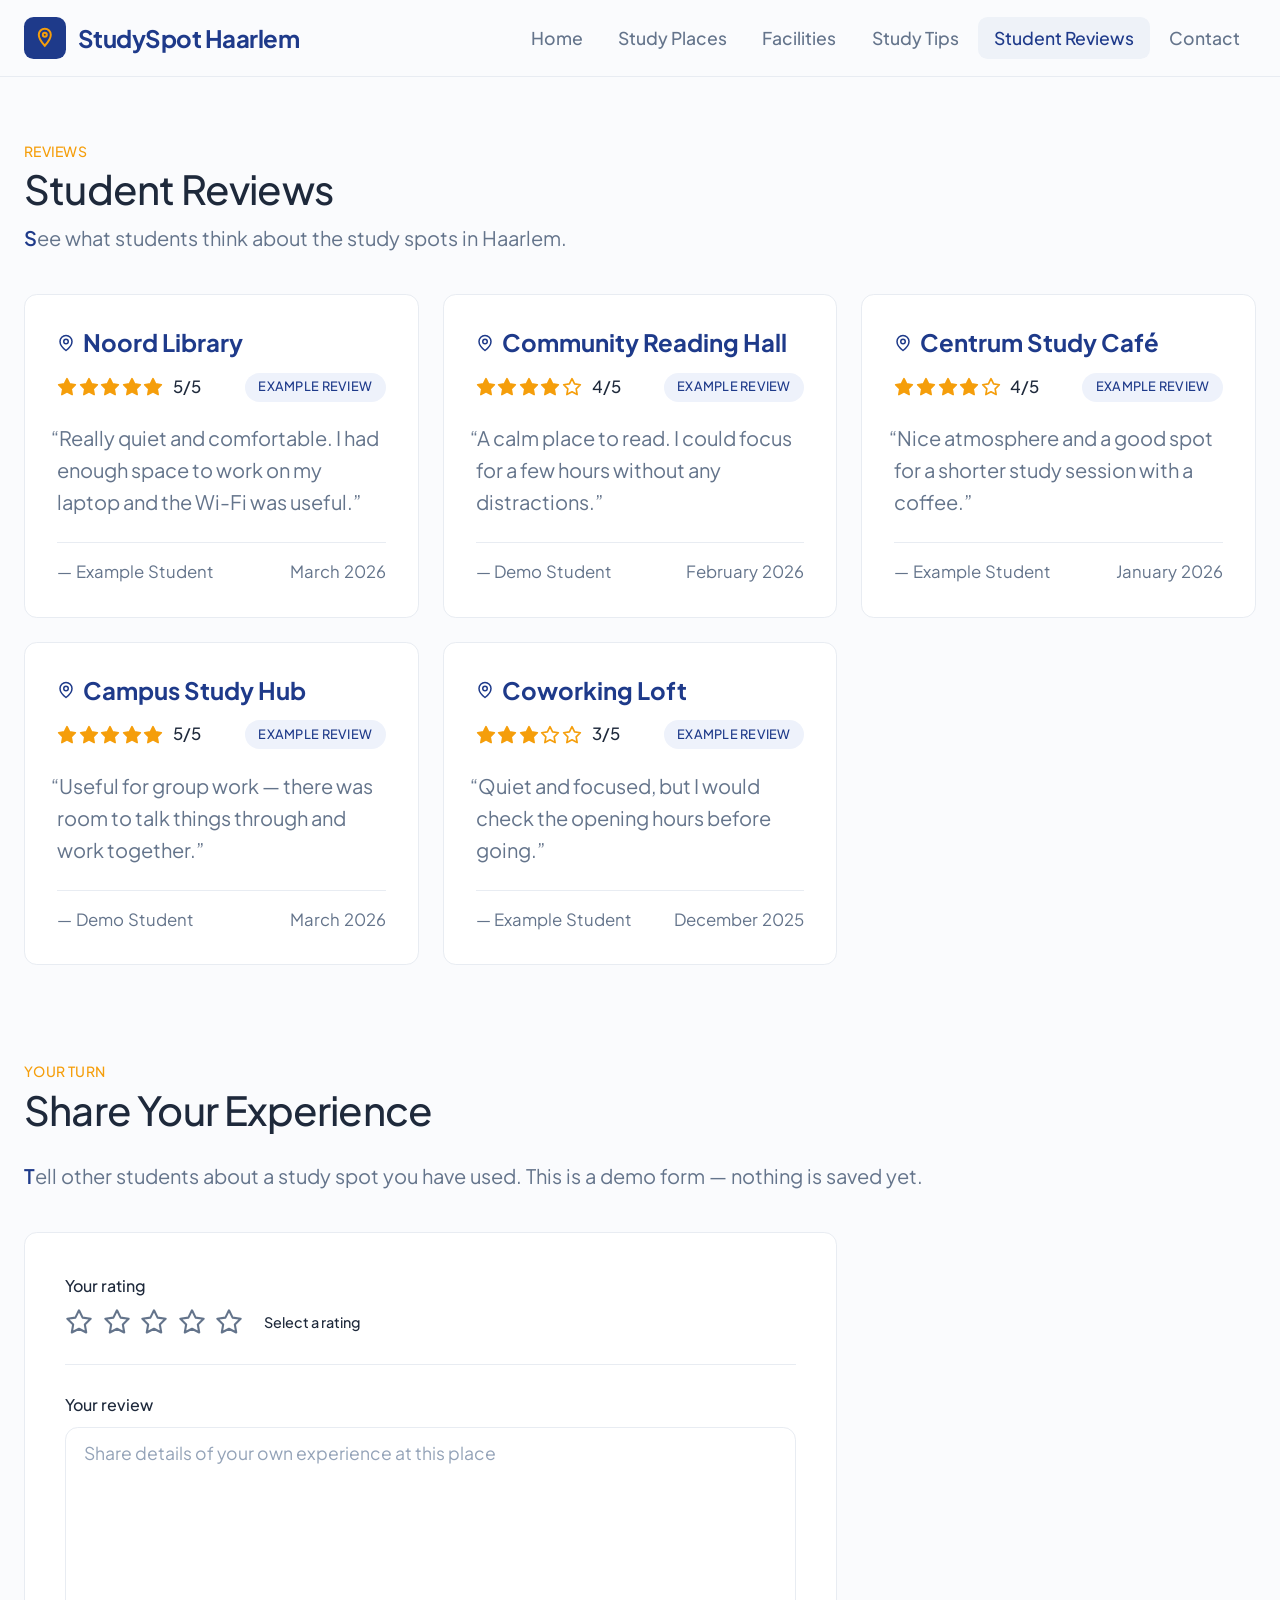
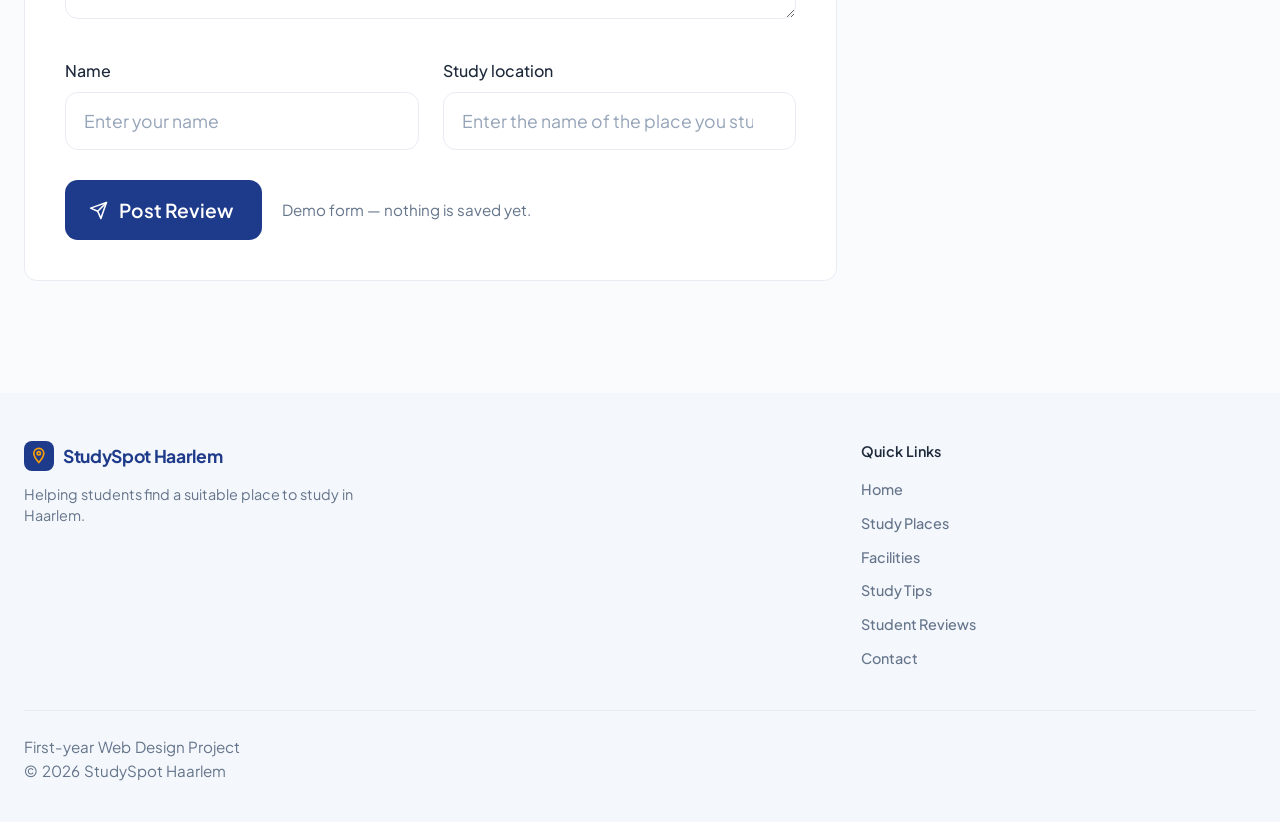
<file: Student_Reviews.html>
<!DOCTYPE html>
<html lang="en">
	<head>
		<meta charset="utf-8" />
		<meta name="viewport" content="width=device-width, initial-scale=1.0" />
		<meta name="author" content="Muhammad" />
		<meta name="description" content="Read example student reviews of study spots in Haarlem and try the demo form to share your own study experience." />
		<meta name="keywords" content="student reviews, Haarlem, study spots, libraries, cafes" />
		<title>Student Reviews &mdash; StudySpot Haarlem</title>
		<link rel="icon" type="image/png" href="img/favicon.png" />
		<link rel="stylesheet" type="text/css" href="https://fonts.googleapis.com/css2?family=Plus+Jakarta+Sans:wght@400;500;600;700&amp;display=swap" />
		<link rel="stylesheet" type="text/css" href="css/style.css" />
	</head>
	<body>
		<header>
			<a class="logo" href="index.html">
				<svg class="logo-icon" viewBox="0 0 24 24" width="24" height="24" aria-hidden="true">
					<path d="M12 3a6 6 0 0 0-6 6c0 4.5 6 11 6 11s6-6.5 6-11a6 6 0 0 0-6-6z" fill="none" stroke="#f59e0b" stroke-width="2" />
					<circle cx="12" cy="9" r="2" fill="none" stroke="#f59e0b" stroke-width="2" />
				</svg>
				StudySpot Haarlem
			</a>
			<input class="menu-toggle visually-hidden" type="checkbox" id="menu-toggle" />
			<label class="menu-button" for="menu-toggle">
				<span class="visually-hidden">Menu</span>
				<svg viewBox="0 0 24 24" width="26" height="26" fill="none" stroke="currentColor" stroke-width="2" stroke-linecap="round" aria-hidden="true">
					<path d="M4 6h16M4 12h16M4 18h16" />
				</svg>
			</label>
			<nav>
				<ul>
					<li><a href="index.html">Home</a></li>
					<li><a href="study_places.html">Study Places</a></li>
					<li><a href="facilities.html">Facilities</a></li>
					<li><a href="study_tips.html">Study Tips</a></li>
					<li><a class="active" href="student_reviews.html">Student Reviews</a></li>
					<li><a href="contact.html">Contact</a></li>
				</ul>
			</nav>
		</header>

		<main>
			<section class="places reviews">
				<p class="eyebrow">Reviews</p>
				<h1>Student Reviews</h1>
				<p class="lead">See what students think about the study spots in Haarlem.</p>

				<article class="review">
					<h2 class="visually-hidden">Review of Noord Library</h2>
					<address>
						<svg viewBox="0 0 24 24" width="18" height="18" fill="none" stroke="currentColor" stroke-width="2" stroke-linecap="round" stroke-linejoin="round" aria-hidden="true">
							<path d="M20 10c0 6-8 12-8 12s-8-6-8-12a8 8 0 0 1 16 0z" />
							<circle cx="12" cy="10" r="3" />
						</svg>
						Noord Library
					</address>
					<section class="review-top">
						<h3 class="visually-hidden">Rating</h3>
						<p class="score">
							<span class="stars-display" role="img" aria-label="5 out of 5 stars">
								<svg class="on" viewBox="0 0 24 24" width="20" height="20" stroke-width="2" stroke-linejoin="round" aria-hidden="true"><polygon points="12 2 15.09 8.26 22 9.27 17 14.14 18.18 21.02 12 17.77 5.82 21.02 7 14.14 2 9.27 8.91 8.26 12 2" /></svg>
								<svg class="on" viewBox="0 0 24 24" width="20" height="20" stroke-width="2" stroke-linejoin="round" aria-hidden="true"><polygon points="12 2 15.09 8.26 22 9.27 17 14.14 18.18 21.02 12 17.77 5.82 21.02 7 14.14 2 9.27 8.91 8.26 12 2" /></svg>
								<svg class="on" viewBox="0 0 24 24" width="20" height="20" stroke-width="2" stroke-linejoin="round" aria-hidden="true"><polygon points="12 2 15.09 8.26 22 9.27 17 14.14 18.18 21.02 12 17.77 5.82 21.02 7 14.14 2 9.27 8.91 8.26 12 2" /></svg>
								<svg class="on" viewBox="0 0 24 24" width="20" height="20" stroke-width="2" stroke-linejoin="round" aria-hidden="true"><polygon points="12 2 15.09 8.26 22 9.27 17 14.14 18.18 21.02 12 17.77 5.82 21.02 7 14.14 2 9.27 8.91 8.26 12 2" /></svg>
								<svg class="on" viewBox="0 0 24 24" width="20" height="20" stroke-width="2" stroke-linejoin="round" aria-hidden="true"><polygon points="12 2 15.09 8.26 22 9.27 17 14.14 18.18 21.02 12 17.77 5.82 21.02 7 14.14 2 9.27 8.91 8.26 12 2" /></svg>
							</span>
							5/5
						</p>
						<strong class="badge">Example review</strong>
					</section>
					<blockquote>&ldquo;Really quiet and comfortable. I had enough space to work on my laptop and the Wi-Fi was useful.&rdquo;</blockquote>
					<footer>
						<p>&mdash; Example Student</p>
						<p>March 2026</p>
					</footer>
				</article>

				<article class="review">
					<h2 class="visually-hidden">Review of Community Reading Hall</h2>
					<address>
						<svg viewBox="0 0 24 24" width="18" height="18" fill="none" stroke="currentColor" stroke-width="2" stroke-linecap="round" stroke-linejoin="round" aria-hidden="true">
							<path d="M20 10c0 6-8 12-8 12s-8-6-8-12a8 8 0 0 1 16 0z" />
							<circle cx="12" cy="10" r="3" />
						</svg>
						Community Reading Hall
					</address>
					<section class="review-top">
						<h3 class="visually-hidden">Rating</h3>
						<p class="score">
							<span class="stars-display" role="img" aria-label="4 out of 5 stars">
								<svg class="on" viewBox="0 0 24 24" width="20" height="20" stroke-width="2" stroke-linejoin="round" aria-hidden="true"><polygon points="12 2 15.09 8.26 22 9.27 17 14.14 18.18 21.02 12 17.77 5.82 21.02 7 14.14 2 9.27 8.91 8.26 12 2" /></svg>
								<svg class="on" viewBox="0 0 24 24" width="20" height="20" stroke-width="2" stroke-linejoin="round" aria-hidden="true"><polygon points="12 2 15.09 8.26 22 9.27 17 14.14 18.18 21.02 12 17.77 5.82 21.02 7 14.14 2 9.27 8.91 8.26 12 2" /></svg>
								<svg class="on" viewBox="0 0 24 24" width="20" height="20" stroke-width="2" stroke-linejoin="round" aria-hidden="true"><polygon points="12 2 15.09 8.26 22 9.27 17 14.14 18.18 21.02 12 17.77 5.82 21.02 7 14.14 2 9.27 8.91 8.26 12 2" /></svg>
								<svg class="on" viewBox="0 0 24 24" width="20" height="20" stroke-width="2" stroke-linejoin="round" aria-hidden="true"><polygon points="12 2 15.09 8.26 22 9.27 17 14.14 18.18 21.02 12 17.77 5.82 21.02 7 14.14 2 9.27 8.91 8.26 12 2" /></svg>
								<svg class="off" viewBox="0 0 24 24" width="20" height="20" stroke-width="2" stroke-linejoin="round" aria-hidden="true"><polygon points="12 2 15.09 8.26 22 9.27 17 14.14 18.18 21.02 12 17.77 5.82 21.02 7 14.14 2 9.27 8.91 8.26 12 2" /></svg>
							</span>
							4/5
						</p>
						<strong class="badge">Example review</strong>
					</section>
					<blockquote>&ldquo;A calm place to read. I could focus for a few hours without any distractions.&rdquo;</blockquote>
					<footer>
						<p>&mdash; Demo Student</p>
						<p>February 2026</p>
					</footer>
				</article>

				<article class="review">
					<h2 class="visually-hidden">Review of Centrum Study Caf&eacute;</h2>
					<address>
						<svg viewBox="0 0 24 24" width="18" height="18" fill="none" stroke="currentColor" stroke-width="2" stroke-linecap="round" stroke-linejoin="round" aria-hidden="true">
							<path d="M20 10c0 6-8 12-8 12s-8-6-8-12a8 8 0 0 1 16 0z" />
							<circle cx="12" cy="10" r="3" />
						</svg>
						Centrum Study Caf&eacute;
					</address>
					<section class="review-top">
						<h3 class="visually-hidden">Rating</h3>
						<p class="score">
							<span class="stars-display" role="img" aria-label="4 out of 5 stars">
								<svg class="on" viewBox="0 0 24 24" width="20" height="20" stroke-width="2" stroke-linejoin="round" aria-hidden="true"><polygon points="12 2 15.09 8.26 22 9.27 17 14.14 18.18 21.02 12 17.77 5.82 21.02 7 14.14 2 9.27 8.91 8.26 12 2" /></svg>
								<svg class="on" viewBox="0 0 24 24" width="20" height="20" stroke-width="2" stroke-linejoin="round" aria-hidden="true"><polygon points="12 2 15.09 8.26 22 9.27 17 14.14 18.18 21.02 12 17.77 5.82 21.02 7 14.14 2 9.27 8.91 8.26 12 2" /></svg>
								<svg class="on" viewBox="0 0 24 24" width="20" height="20" stroke-width="2" stroke-linejoin="round" aria-hidden="true"><polygon points="12 2 15.09 8.26 22 9.27 17 14.14 18.18 21.02 12 17.77 5.82 21.02 7 14.14 2 9.27 8.91 8.26 12 2" /></svg>
								<svg class="on" viewBox="0 0 24 24" width="20" height="20" stroke-width="2" stroke-linejoin="round" aria-hidden="true"><polygon points="12 2 15.09 8.26 22 9.27 17 14.14 18.18 21.02 12 17.77 5.82 21.02 7 14.14 2 9.27 8.91 8.26 12 2" /></svg>
								<svg class="off" viewBox="0 0 24 24" width="20" height="20" stroke-width="2" stroke-linejoin="round" aria-hidden="true"><polygon points="12 2 15.09 8.26 22 9.27 17 14.14 18.18 21.02 12 17.77 5.82 21.02 7 14.14 2 9.27 8.91 8.26 12 2" /></svg>
							</span>
							4/5
						</p>
						<strong class="badge">Example review</strong>
					</section>
					<blockquote>&ldquo;Nice atmosphere and a good spot for a shorter study session with a coffee.&rdquo;</blockquote>
					<footer>
						<p>&mdash; Example Student</p>
						<p>January 2026</p>
					</footer>
				</article>

				<article class="review">
					<h2 class="visually-hidden">Review of Campus Study Hub</h2>
					<address>
						<svg viewBox="0 0 24 24" width="18" height="18" fill="none" stroke="currentColor" stroke-width="2" stroke-linecap="round" stroke-linejoin="round" aria-hidden="true">
							<path d="M20 10c0 6-8 12-8 12s-8-6-8-12a8 8 0 0 1 16 0z" />
							<circle cx="12" cy="10" r="3" />
						</svg>
						Campus Study Hub
					</address>
					<section class="review-top">
						<h3 class="visually-hidden">Rating</h3>
						<p class="score">
							<span class="stars-display" role="img" aria-label="5 out of 5 stars">
								<svg class="on" viewBox="0 0 24 24" width="20" height="20" stroke-width="2" stroke-linejoin="round" aria-hidden="true"><polygon points="12 2 15.09 8.26 22 9.27 17 14.14 18.18 21.02 12 17.77 5.82 21.02 7 14.14 2 9.27 8.91 8.26 12 2" /></svg>
								<svg class="on" viewBox="0 0 24 24" width="20" height="20" stroke-width="2" stroke-linejoin="round" aria-hidden="true"><polygon points="12 2 15.09 8.26 22 9.27 17 14.14 18.18 21.02 12 17.77 5.82 21.02 7 14.14 2 9.27 8.91 8.26 12 2" /></svg>
								<svg class="on" viewBox="0 0 24 24" width="20" height="20" stroke-width="2" stroke-linejoin="round" aria-hidden="true"><polygon points="12 2 15.09 8.26 22 9.27 17 14.14 18.18 21.02 12 17.77 5.82 21.02 7 14.14 2 9.27 8.91 8.26 12 2" /></svg>
								<svg class="on" viewBox="0 0 24 24" width="20" height="20" stroke-width="2" stroke-linejoin="round" aria-hidden="true"><polygon points="12 2 15.09 8.26 22 9.27 17 14.14 18.18 21.02 12 17.77 5.82 21.02 7 14.14 2 9.27 8.91 8.26 12 2" /></svg>
								<svg class="on" viewBox="0 0 24 24" width="20" height="20" stroke-width="2" stroke-linejoin="round" aria-hidden="true"><polygon points="12 2 15.09 8.26 22 9.27 17 14.14 18.18 21.02 12 17.77 5.82 21.02 7 14.14 2 9.27 8.91 8.26 12 2" /></svg>
							</span>
							5/5
						</p>
						<strong class="badge">Example review</strong>
					</section>
					<blockquote>&ldquo;Useful for group work &mdash; there was room to talk things through and work together.&rdquo;</blockquote>
					<footer>
						<p>&mdash; Demo Student</p>
						<p>March 2026</p>
					</footer>
				</article>

				<article class="review">
					<h2 class="visually-hidden">Review of Coworking Loft</h2>
					<address>
						<svg viewBox="0 0 24 24" width="18" height="18" fill="none" stroke="currentColor" stroke-width="2" stroke-linecap="round" stroke-linejoin="round" aria-hidden="true">
							<path d="M20 10c0 6-8 12-8 12s-8-6-8-12a8 8 0 0 1 16 0z" />
							<circle cx="12" cy="10" r="3" />
						</svg>
						Coworking Loft
					</address>
					<section class="review-top">
						<h3 class="visually-hidden">Rating</h3>
						<p class="score">
							<span class="stars-display" role="img" aria-label="3 out of 5 stars">
								<svg class="on" viewBox="0 0 24 24" width="20" height="20" stroke-width="2" stroke-linejoin="round" aria-hidden="true"><polygon points="12 2 15.09 8.26 22 9.27 17 14.14 18.18 21.02 12 17.77 5.82 21.02 7 14.14 2 9.27 8.91 8.26 12 2" /></svg>
								<svg class="on" viewBox="0 0 24 24" width="20" height="20" stroke-width="2" stroke-linejoin="round" aria-hidden="true"><polygon points="12 2 15.09 8.26 22 9.27 17 14.14 18.18 21.02 12 17.77 5.82 21.02 7 14.14 2 9.27 8.91 8.26 12 2" /></svg>
								<svg class="on" viewBox="0 0 24 24" width="20" height="20" stroke-width="2" stroke-linejoin="round" aria-hidden="true"><polygon points="12 2 15.09 8.26 22 9.27 17 14.14 18.18 21.02 12 17.77 5.82 21.02 7 14.14 2 9.27 8.91 8.26 12 2" /></svg>
								<svg class="off" viewBox="0 0 24 24" width="20" height="20" stroke-width="2" stroke-linejoin="round" aria-hidden="true"><polygon points="12 2 15.09 8.26 22 9.27 17 14.14 18.18 21.02 12 17.77 5.82 21.02 7 14.14 2 9.27 8.91 8.26 12 2" /></svg>
								<svg class="off" viewBox="0 0 24 24" width="20" height="20" stroke-width="2" stroke-linejoin="round" aria-hidden="true"><polygon points="12 2 15.09 8.26 22 9.27 17 14.14 18.18 21.02 12 17.77 5.82 21.02 7 14.14 2 9.27 8.91 8.26 12 2" /></svg>
							</span>
							3/5
						</p>
						<strong class="badge">Example review</strong>
					</section>
					<blockquote>&ldquo;Quiet and focused, but I would check the opening hours before going.&rdquo;</blockquote>
					<footer>
						<p>&mdash; Example Student</p>
						<p>December 2025</p>
					</footer>
				</article>
			</section>

			<section class="guidance share">
				<p class="eyebrow">Your turn</p>
				<h2>Share Your Experience</h2>
				<p class="lead">Tell other students about a study spot you have used. This is a demo form &mdash; nothing is saved yet.</p>

				<form class="review-form" action="#" method="post">
					<fieldset class="rating">
						<legend>Your rating</legend>
						<span class="stars">
							<input class="visually-hidden" type="radio" id="rating-5" name="rating" value="5" />
							<label for="rating-5" title="5 out of 5 stars">
								<svg viewBox="0 0 24 24" width="28" height="28" stroke-width="1.8" stroke-linejoin="round" aria-hidden="true"><polygon points="12 2 15.09 8.26 22 9.27 17 14.14 18.18 21.02 12 17.77 5.82 21.02 7 14.14 2 9.27 8.91 8.26 12 2" /></svg>
								<span class="visually-hidden">5 out of 5 stars</span>
							</label>
							<input class="visually-hidden" type="radio" id="rating-4" name="rating" value="4" />
							<label for="rating-4" title="4 out of 5 stars">
								<svg viewBox="0 0 24 24" width="28" height="28" stroke-width="1.8" stroke-linejoin="round" aria-hidden="true"><polygon points="12 2 15.09 8.26 22 9.27 17 14.14 18.18 21.02 12 17.77 5.82 21.02 7 14.14 2 9.27 8.91 8.26 12 2" /></svg>
								<span class="visually-hidden">4 out of 5 stars</span>
							</label>
							<input class="visually-hidden" type="radio" id="rating-3" name="rating" value="3" />
							<label for="rating-3" title="3 out of 5 stars">
								<svg viewBox="0 0 24 24" width="28" height="28" stroke-width="1.8" stroke-linejoin="round" aria-hidden="true"><polygon points="12 2 15.09 8.26 22 9.27 17 14.14 18.18 21.02 12 17.77 5.82 21.02 7 14.14 2 9.27 8.91 8.26 12 2" /></svg>
								<span class="visually-hidden">3 out of 5 stars</span>
							</label>
							<input class="visually-hidden" type="radio" id="rating-2" name="rating" value="2" />
							<label for="rating-2" title="2 out of 5 stars">
								<svg viewBox="0 0 24 24" width="28" height="28" stroke-width="1.8" stroke-linejoin="round" aria-hidden="true"><polygon points="12 2 15.09 8.26 22 9.27 17 14.14 18.18 21.02 12 17.77 5.82 21.02 7 14.14 2 9.27 8.91 8.26 12 2" /></svg>
								<span class="visually-hidden">2 out of 5 stars</span>
							</label>
							<input class="visually-hidden" type="radio" id="rating-1" name="rating" value="1" />
							<label for="rating-1" title="1 out of 5 stars">
								<svg viewBox="0 0 24 24" width="28" height="28" stroke-width="1.8" stroke-linejoin="round" aria-hidden="true"><polygon points="12 2 15.09 8.26 22 9.27 17 14.14 18.18 21.02 12 17.77 5.82 21.02 7 14.14 2 9.27 8.91 8.26 12 2" /></svg>
								<span class="visually-hidden">1 out of 5 stars</span>
							</label>
						</span>
						<span class="rating-hint">Select a rating</span>
					</fieldset>

					<label class="field" for="review">Your review
						<textarea id="review" name="review" rows="6" placeholder="Share details of your own experience at this place"></textarea>
					</label>

					<section class="field-row">
						<h3 class="visually-hidden">Your details</h3>
						<label class="field" for="name">Name
							<input type="text" id="name" name="name" placeholder="Enter your name" />
						</label>
						<label class="field" for="location">Study location
							<input type="text" id="location" name="location" placeholder="Enter the name of the place you studied" list="places" />
						</label>
					</section>
					<datalist id="places">
						<option value="de Bibliotheek Haarlem Centrum"></option>
						<option value="Noord-Hollands Archief"></option>
						<option value="de Bibliotheek Haarlem Schalkwijk"></option>
						<option value="Barista Caf&eacute;"></option>
						<option value="The Coffee Spot"></option>
					</datalist>

					<section class="submit-row">
						<h3 class="visually-hidden">Send your review</h3>
						<input type="submit" value="Post Review" />
						<span>Demo form &mdash; nothing is saved yet.</span>
					</section>
				</form>
			</section>
		</main>

		<footer>
			<section class="footer-top">
				<h2 class="visually-hidden">Site information</h2>
				<article>
					<h3 class="visually-hidden">About StudySpot Haarlem</h3>
					<a class="logo" href="index.html">
						<svg class="logo-icon" viewBox="0 0 24 24" width="20" height="20" aria-hidden="true">
							<path d="M12 3a6 6 0 0 0-6 6c0 4.5 6 11 6 11s6-6.5 6-11a6 6 0 0 0-6-6z" fill="none" stroke="#f59e0b" stroke-width="2" />
							<circle cx="12" cy="9" r="2" fill="none" stroke="#f59e0b" stroke-width="2" />
						</svg>
						StudySpot Haarlem
					</a>
					<p>Helping students find a suitable place to study in Haarlem.</p>
				</article>
				<nav>
					<h2>Quick Links</h2>
					<ul>
						<li><a href="index.html">Home</a></li>
						<li><a href="study_places.html">Study Places</a></li>
						<li><a href="facilities.html">Facilities</a></li>
						<li><a href="study_tips.html">Study Tips</a></li>
						<li><a href="student_reviews.html">Student Reviews</a></li>
						<li><a href="contact.html">Contact</a></li>
					</ul>
				</nav>
			</section>
			<section class="footer-bottom">
				<h2 class="visually-hidden">Credits</h2>
				<p>First-year Web Design Project</p>
				<p>&copy; 2026 StudySpot Haarlem</p>
			</section>
		</footer>
	</body>
</html>
</file>
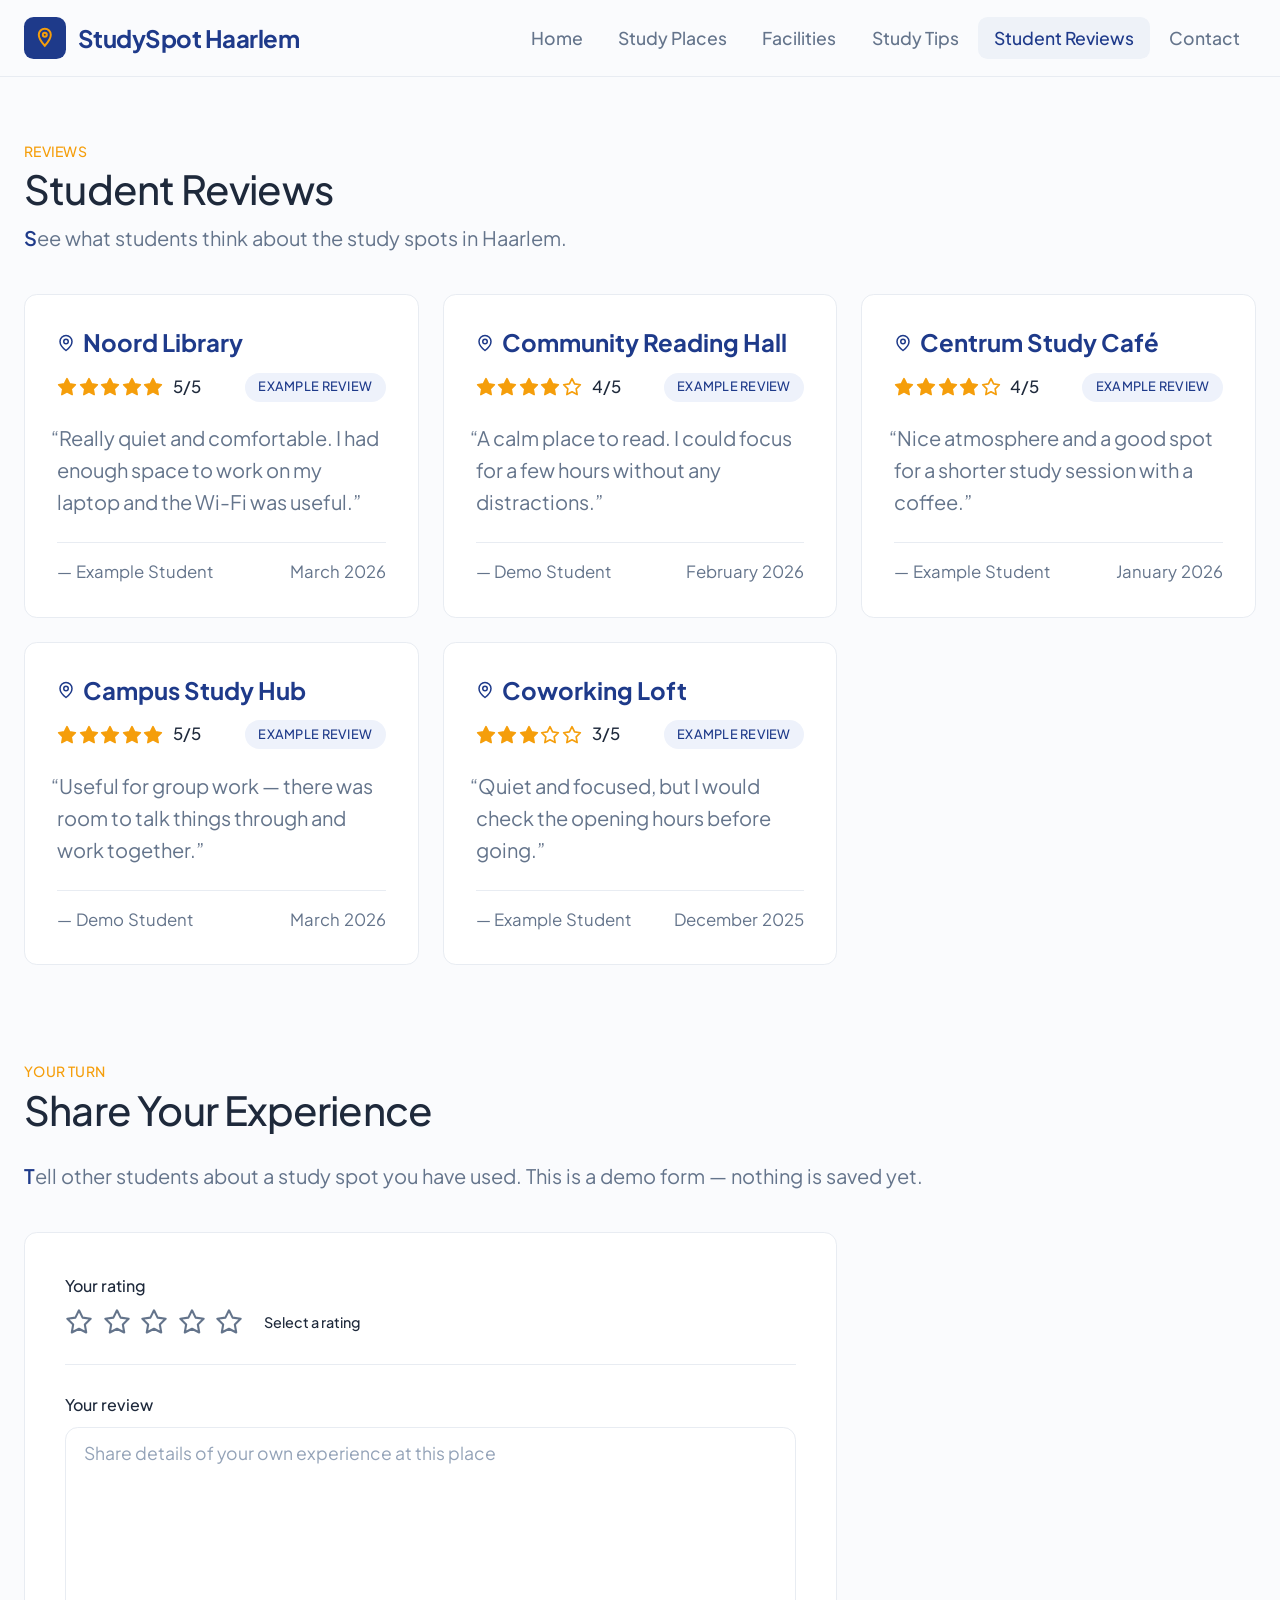
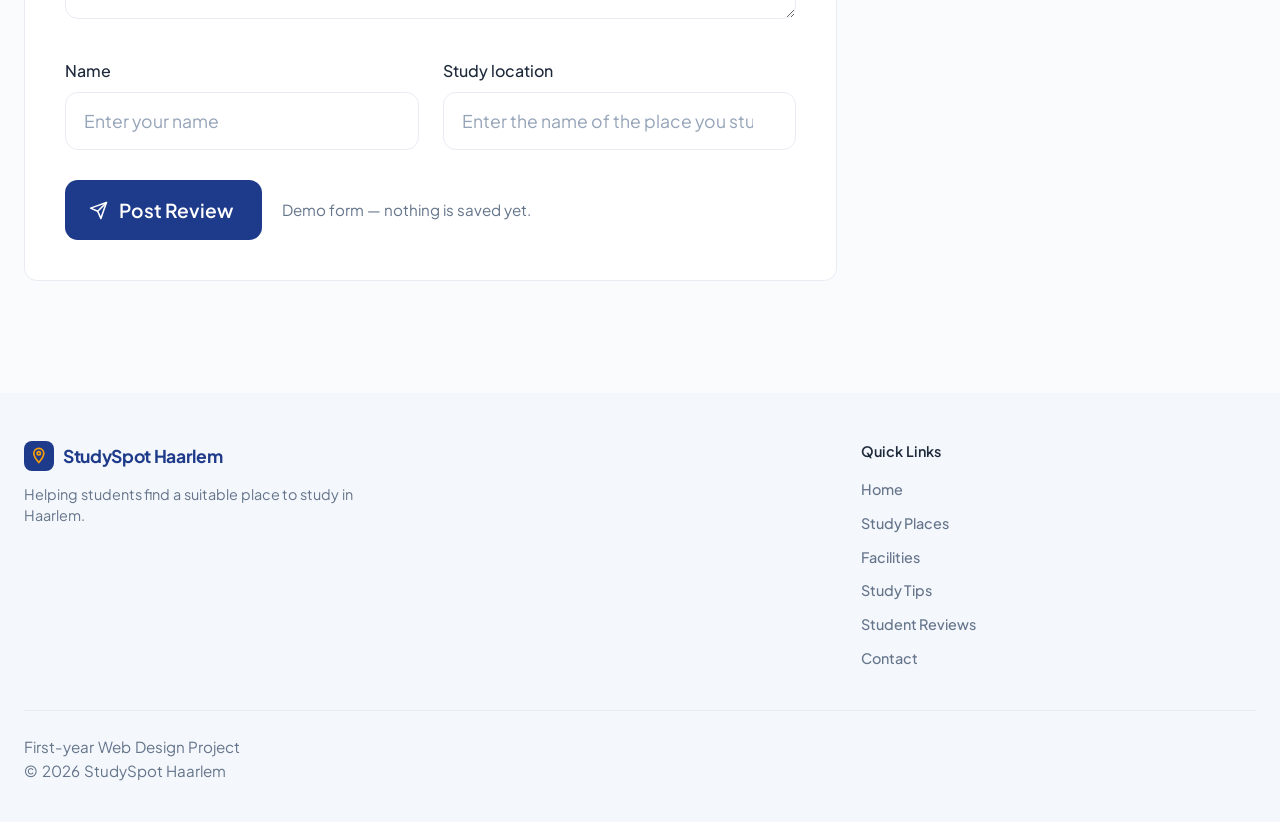
<file: student_reviews.html>
<!DOCTYPE html>
<html lang="en">
	<head>
		<meta charset="utf-8" />
		<meta name="viewport" content="width=device-width, initial-scale=1.0" />
		<meta name="author" content="Muhammad" />
		<meta name="description" content="Read example student reviews of study spots in Haarlem and try the demo form to share your own study experience." />
		<meta name="keywords" content="student reviews, Haarlem, study spots, libraries, cafes" />
		<title>Student Reviews &mdash; StudySpot Haarlem</title>
		<link rel="icon" type="image/png" href="img/favicon.png" />
		<link rel="stylesheet" type="text/css" href="https://fonts.googleapis.com/css2?family=Plus+Jakarta+Sans:wght@400;500;600;700&amp;display=swap" />
		<link rel="stylesheet" type="text/css" href="css/style.css" />
	</head>
	<body>
		<header>
			<a class="logo" href="index.html">
				<svg class="logo-icon" viewBox="0 0 24 24" width="24" height="24" aria-hidden="true">
					<path d="M12 3a6 6 0 0 0-6 6c0 4.5 6 11 6 11s6-6.5 6-11a6 6 0 0 0-6-6z" fill="none" stroke="#f59e0b" stroke-width="2" />
					<circle cx="12" cy="9" r="2" fill="none" stroke="#f59e0b" stroke-width="2" />
				</svg>
				StudySpot Haarlem
			</a>
			<input class="menu-toggle visually-hidden" type="checkbox" id="menu-toggle" />
			<label class="menu-button" for="menu-toggle">
				<span class="visually-hidden">Menu</span>
				<svg viewBox="0 0 24 24" width="26" height="26" fill="none" stroke="currentColor" stroke-width="2" stroke-linecap="round" aria-hidden="true">
					<path d="M4 6h16M4 12h16M4 18h16" />
				</svg>
			</label>
			<nav>
				<ul>
					<li><a href="index.html">Home</a></li>
					<li><a href="study_places.html">Study Places</a></li>
					<li><a href="facilities.html">Facilities</a></li>
					<li><a href="study_tips.html">Study Tips</a></li>
					<li><a class="active" href="student_reviews.html">Student Reviews</a></li>
					<li><a href="contact.html">Contact</a></li>
				</ul>
			</nav>
		</header>

		<main>
			<section class="places reviews">
				<p class="eyebrow">Reviews</p>
				<h1>Student Reviews</h1>
				<p class="lead">See what students think about the study spots in Haarlem.</p>

				<article class="review">
					<h2 class="visually-hidden">Review of Noord Library</h2>
					<address>
						<svg viewBox="0 0 24 24" width="18" height="18" fill="none" stroke="currentColor" stroke-width="2" stroke-linecap="round" stroke-linejoin="round" aria-hidden="true">
							<path d="M20 10c0 6-8 12-8 12s-8-6-8-12a8 8 0 0 1 16 0z" />
							<circle cx="12" cy="10" r="3" />
						</svg>
						Noord Library
					</address>
					<section class="review-top">
						<h3 class="visually-hidden">Rating</h3>
						<p class="score">
							<span class="stars-display" role="img" aria-label="5 out of 5 stars">
								<svg class="on" viewBox="0 0 24 24" width="20" height="20" stroke-width="2" stroke-linejoin="round" aria-hidden="true"><polygon points="12 2 15.09 8.26 22 9.27 17 14.14 18.18 21.02 12 17.77 5.82 21.02 7 14.14 2 9.27 8.91 8.26 12 2" /></svg>
								<svg class="on" viewBox="0 0 24 24" width="20" height="20" stroke-width="2" stroke-linejoin="round" aria-hidden="true"><polygon points="12 2 15.09 8.26 22 9.27 17 14.14 18.18 21.02 12 17.77 5.82 21.02 7 14.14 2 9.27 8.91 8.26 12 2" /></svg>
								<svg class="on" viewBox="0 0 24 24" width="20" height="20" stroke-width="2" stroke-linejoin="round" aria-hidden="true"><polygon points="12 2 15.09 8.26 22 9.27 17 14.14 18.18 21.02 12 17.77 5.82 21.02 7 14.14 2 9.27 8.91 8.26 12 2" /></svg>
								<svg class="on" viewBox="0 0 24 24" width="20" height="20" stroke-width="2" stroke-linejoin="round" aria-hidden="true"><polygon points="12 2 15.09 8.26 22 9.27 17 14.14 18.18 21.02 12 17.77 5.82 21.02 7 14.14 2 9.27 8.91 8.26 12 2" /></svg>
								<svg class="on" viewBox="0 0 24 24" width="20" height="20" stroke-width="2" stroke-linejoin="round" aria-hidden="true"><polygon points="12 2 15.09 8.26 22 9.27 17 14.14 18.18 21.02 12 17.77 5.82 21.02 7 14.14 2 9.27 8.91 8.26 12 2" /></svg>
							</span>
							5/5
						</p>
						<strong class="badge">Example review</strong>
					</section>
					<blockquote>&ldquo;Really quiet and comfortable. I had enough space to work on my laptop and the Wi-Fi was useful.&rdquo;</blockquote>
					<footer>
						<p>&mdash; Example Student</p>
						<p>March 2026</p>
					</footer>
				</article>

				<article class="review">
					<h2 class="visually-hidden">Review of Community Reading Hall</h2>
					<address>
						<svg viewBox="0 0 24 24" width="18" height="18" fill="none" stroke="currentColor" stroke-width="2" stroke-linecap="round" stroke-linejoin="round" aria-hidden="true">
							<path d="M20 10c0 6-8 12-8 12s-8-6-8-12a8 8 0 0 1 16 0z" />
							<circle cx="12" cy="10" r="3" />
						</svg>
						Community Reading Hall
					</address>
					<section class="review-top">
						<h3 class="visually-hidden">Rating</h3>
						<p class="score">
							<span class="stars-display" role="img" aria-label="4 out of 5 stars">
								<svg class="on" viewBox="0 0 24 24" width="20" height="20" stroke-width="2" stroke-linejoin="round" aria-hidden="true"><polygon points="12 2 15.09 8.26 22 9.27 17 14.14 18.18 21.02 12 17.77 5.82 21.02 7 14.14 2 9.27 8.91 8.26 12 2" /></svg>
								<svg class="on" viewBox="0 0 24 24" width="20" height="20" stroke-width="2" stroke-linejoin="round" aria-hidden="true"><polygon points="12 2 15.09 8.26 22 9.27 17 14.14 18.18 21.02 12 17.77 5.82 21.02 7 14.14 2 9.27 8.91 8.26 12 2" /></svg>
								<svg class="on" viewBox="0 0 24 24" width="20" height="20" stroke-width="2" stroke-linejoin="round" aria-hidden="true"><polygon points="12 2 15.09 8.26 22 9.27 17 14.14 18.18 21.02 12 17.77 5.82 21.02 7 14.14 2 9.27 8.91 8.26 12 2" /></svg>
								<svg class="on" viewBox="0 0 24 24" width="20" height="20" stroke-width="2" stroke-linejoin="round" aria-hidden="true"><polygon points="12 2 15.09 8.26 22 9.27 17 14.14 18.18 21.02 12 17.77 5.82 21.02 7 14.14 2 9.27 8.91 8.26 12 2" /></svg>
								<svg class="off" viewBox="0 0 24 24" width="20" height="20" stroke-width="2" stroke-linejoin="round" aria-hidden="true"><polygon points="12 2 15.09 8.26 22 9.27 17 14.14 18.18 21.02 12 17.77 5.82 21.02 7 14.14 2 9.27 8.91 8.26 12 2" /></svg>
							</span>
							4/5
						</p>
						<strong class="badge">Example review</strong>
					</section>
					<blockquote>&ldquo;A calm place to read. I could focus for a few hours without any distractions.&rdquo;</blockquote>
					<footer>
						<p>&mdash; Demo Student</p>
						<p>February 2026</p>
					</footer>
				</article>

				<article class="review">
					<h2 class="visually-hidden">Review of Centrum Study Caf&eacute;</h2>
					<address>
						<svg viewBox="0 0 24 24" width="18" height="18" fill="none" stroke="currentColor" stroke-width="2" stroke-linecap="round" stroke-linejoin="round" aria-hidden="true">
							<path d="M20 10c0 6-8 12-8 12s-8-6-8-12a8 8 0 0 1 16 0z" />
							<circle cx="12" cy="10" r="3" />
						</svg>
						Centrum Study Caf&eacute;
					</address>
					<section class="review-top">
						<h3 class="visually-hidden">Rating</h3>
						<p class="score">
							<span class="stars-display" role="img" aria-label="4 out of 5 stars">
								<svg class="on" viewBox="0 0 24 24" width="20" height="20" stroke-width="2" stroke-linejoin="round" aria-hidden="true"><polygon points="12 2 15.09 8.26 22 9.27 17 14.14 18.18 21.02 12 17.77 5.82 21.02 7 14.14 2 9.27 8.91 8.26 12 2" /></svg>
								<svg class="on" viewBox="0 0 24 24" width="20" height="20" stroke-width="2" stroke-linejoin="round" aria-hidden="true"><polygon points="12 2 15.09 8.26 22 9.27 17 14.14 18.18 21.02 12 17.77 5.82 21.02 7 14.14 2 9.27 8.91 8.26 12 2" /></svg>
								<svg class="on" viewBox="0 0 24 24" width="20" height="20" stroke-width="2" stroke-linejoin="round" aria-hidden="true"><polygon points="12 2 15.09 8.26 22 9.27 17 14.14 18.18 21.02 12 17.77 5.82 21.02 7 14.14 2 9.27 8.91 8.26 12 2" /></svg>
								<svg class="on" viewBox="0 0 24 24" width="20" height="20" stroke-width="2" stroke-linejoin="round" aria-hidden="true"><polygon points="12 2 15.09 8.26 22 9.27 17 14.14 18.18 21.02 12 17.77 5.82 21.02 7 14.14 2 9.27 8.91 8.26 12 2" /></svg>
								<svg class="off" viewBox="0 0 24 24" width="20" height="20" stroke-width="2" stroke-linejoin="round" aria-hidden="true"><polygon points="12 2 15.09 8.26 22 9.27 17 14.14 18.18 21.02 12 17.77 5.82 21.02 7 14.14 2 9.27 8.91 8.26 12 2" /></svg>
							</span>
							4/5
						</p>
						<strong class="badge">Example review</strong>
					</section>
					<blockquote>&ldquo;Nice atmosphere and a good spot for a shorter study session with a coffee.&rdquo;</blockquote>
					<footer>
						<p>&mdash; Example Student</p>
						<p>January 2026</p>
					</footer>
				</article>

				<article class="review">
					<h2 class="visually-hidden">Review of Campus Study Hub</h2>
					<address>
						<svg viewBox="0 0 24 24" width="18" height="18" fill="none" stroke="currentColor" stroke-width="2" stroke-linecap="round" stroke-linejoin="round" aria-hidden="true">
							<path d="M20 10c0 6-8 12-8 12s-8-6-8-12a8 8 0 0 1 16 0z" />
							<circle cx="12" cy="10" r="3" />
						</svg>
						Campus Study Hub
					</address>
					<section class="review-top">
						<h3 class="visually-hidden">Rating</h3>
						<p class="score">
							<span class="stars-display" role="img" aria-label="5 out of 5 stars">
								<svg class="on" viewBox="0 0 24 24" width="20" height="20" stroke-width="2" stroke-linejoin="round" aria-hidden="true"><polygon points="12 2 15.09 8.26 22 9.27 17 14.14 18.18 21.02 12 17.77 5.82 21.02 7 14.14 2 9.27 8.91 8.26 12 2" /></svg>
								<svg class="on" viewBox="0 0 24 24" width="20" height="20" stroke-width="2" stroke-linejoin="round" aria-hidden="true"><polygon points="12 2 15.09 8.26 22 9.27 17 14.14 18.18 21.02 12 17.77 5.82 21.02 7 14.14 2 9.27 8.91 8.26 12 2" /></svg>
								<svg class="on" viewBox="0 0 24 24" width="20" height="20" stroke-width="2" stroke-linejoin="round" aria-hidden="true"><polygon points="12 2 15.09 8.26 22 9.27 17 14.14 18.18 21.02 12 17.77 5.82 21.02 7 14.14 2 9.27 8.91 8.26 12 2" /></svg>
								<svg class="on" viewBox="0 0 24 24" width="20" height="20" stroke-width="2" stroke-linejoin="round" aria-hidden="true"><polygon points="12 2 15.09 8.26 22 9.27 17 14.14 18.18 21.02 12 17.77 5.82 21.02 7 14.14 2 9.27 8.91 8.26 12 2" /></svg>
								<svg class="on" viewBox="0 0 24 24" width="20" height="20" stroke-width="2" stroke-linejoin="round" aria-hidden="true"><polygon points="12 2 15.09 8.26 22 9.27 17 14.14 18.18 21.02 12 17.77 5.82 21.02 7 14.14 2 9.27 8.91 8.26 12 2" /></svg>
							</span>
							5/5
						</p>
						<strong class="badge">Example review</strong>
					</section>
					<blockquote>&ldquo;Useful for group work &mdash; there was room to talk things through and work together.&rdquo;</blockquote>
					<footer>
						<p>&mdash; Demo Student</p>
						<p>March 2026</p>
					</footer>
				</article>

				<article class="review">
					<h2 class="visually-hidden">Review of Coworking Loft</h2>
					<address>
						<svg viewBox="0 0 24 24" width="18" height="18" fill="none" stroke="currentColor" stroke-width="2" stroke-linecap="round" stroke-linejoin="round" aria-hidden="true">
							<path d="M20 10c0 6-8 12-8 12s-8-6-8-12a8 8 0 0 1 16 0z" />
							<circle cx="12" cy="10" r="3" />
						</svg>
						Coworking Loft
					</address>
					<section class="review-top">
						<h3 class="visually-hidden">Rating</h3>
						<p class="score">
							<span class="stars-display" role="img" aria-label="3 out of 5 stars">
								<svg class="on" viewBox="0 0 24 24" width="20" height="20" stroke-width="2" stroke-linejoin="round" aria-hidden="true"><polygon points="12 2 15.09 8.26 22 9.27 17 14.14 18.18 21.02 12 17.77 5.82 21.02 7 14.14 2 9.27 8.91 8.26 12 2" /></svg>
								<svg class="on" viewBox="0 0 24 24" width="20" height="20" stroke-width="2" stroke-linejoin="round" aria-hidden="true"><polygon points="12 2 15.09 8.26 22 9.27 17 14.14 18.18 21.02 12 17.77 5.82 21.02 7 14.14 2 9.27 8.91 8.26 12 2" /></svg>
								<svg class="on" viewBox="0 0 24 24" width="20" height="20" stroke-width="2" stroke-linejoin="round" aria-hidden="true"><polygon points="12 2 15.09 8.26 22 9.27 17 14.14 18.18 21.02 12 17.77 5.82 21.02 7 14.14 2 9.27 8.91 8.26 12 2" /></svg>
								<svg class="off" viewBox="0 0 24 24" width="20" height="20" stroke-width="2" stroke-linejoin="round" aria-hidden="true"><polygon points="12 2 15.09 8.26 22 9.27 17 14.14 18.18 21.02 12 17.77 5.82 21.02 7 14.14 2 9.27 8.91 8.26 12 2" /></svg>
								<svg class="off" viewBox="0 0 24 24" width="20" height="20" stroke-width="2" stroke-linejoin="round" aria-hidden="true"><polygon points="12 2 15.09 8.26 22 9.27 17 14.14 18.18 21.02 12 17.77 5.82 21.02 7 14.14 2 9.27 8.91 8.26 12 2" /></svg>
							</span>
							3/5
						</p>
						<strong class="badge">Example review</strong>
					</section>
					<blockquote>&ldquo;Quiet and focused, but I would check the opening hours before going.&rdquo;</blockquote>
					<footer>
						<p>&mdash; Example Student</p>
						<p>December 2025</p>
					</footer>
				</article>
			</section>

			<section class="guidance share">
				<p class="eyebrow">Your turn</p>
				<h2>Share Your Experience</h2>
				<p class="lead">Tell other students about a study spot you have used. This is a demo form &mdash; nothing is saved yet.</p>

				<form class="review-form" action="#" method="post">
					<fieldset class="rating">
						<legend>Your rating</legend>
						<span class="stars">
							<input class="visually-hidden" type="radio" id="rating-5" name="rating" value="5" />
							<label for="rating-5" title="5 out of 5 stars">
								<svg viewBox="0 0 24 24" width="28" height="28" stroke-width="1.8" stroke-linejoin="round" aria-hidden="true"><polygon points="12 2 15.09 8.26 22 9.27 17 14.14 18.18 21.02 12 17.77 5.82 21.02 7 14.14 2 9.27 8.91 8.26 12 2" /></svg>
								<span class="visually-hidden">5 out of 5 stars</span>
							</label>
							<input class="visually-hidden" type="radio" id="rating-4" name="rating" value="4" />
							<label for="rating-4" title="4 out of 5 stars">
								<svg viewBox="0 0 24 24" width="28" height="28" stroke-width="1.8" stroke-linejoin="round" aria-hidden="true"><polygon points="12 2 15.09 8.26 22 9.27 17 14.14 18.18 21.02 12 17.77 5.82 21.02 7 14.14 2 9.27 8.91 8.26 12 2" /></svg>
								<span class="visually-hidden">4 out of 5 stars</span>
							</label>
							<input class="visually-hidden" type="radio" id="rating-3" name="rating" value="3" />
							<label for="rating-3" title="3 out of 5 stars">
								<svg viewBox="0 0 24 24" width="28" height="28" stroke-width="1.8" stroke-linejoin="round" aria-hidden="true"><polygon points="12 2 15.09 8.26 22 9.27 17 14.14 18.18 21.02 12 17.77 5.82 21.02 7 14.14 2 9.27 8.91 8.26 12 2" /></svg>
								<span class="visually-hidden">3 out of 5 stars</span>
							</label>
							<input class="visually-hidden" type="radio" id="rating-2" name="rating" value="2" />
							<label for="rating-2" title="2 out of 5 stars">
								<svg viewBox="0 0 24 24" width="28" height="28" stroke-width="1.8" stroke-linejoin="round" aria-hidden="true"><polygon points="12 2 15.09 8.26 22 9.27 17 14.14 18.18 21.02 12 17.77 5.82 21.02 7 14.14 2 9.27 8.91 8.26 12 2" /></svg>
								<span class="visually-hidden">2 out of 5 stars</span>
							</label>
							<input class="visually-hidden" type="radio" id="rating-1" name="rating" value="1" />
							<label for="rating-1" title="1 out of 5 stars">
								<svg viewBox="0 0 24 24" width="28" height="28" stroke-width="1.8" stroke-linejoin="round" aria-hidden="true"><polygon points="12 2 15.09 8.26 22 9.27 17 14.14 18.18 21.02 12 17.77 5.82 21.02 7 14.14 2 9.27 8.91 8.26 12 2" /></svg>
								<span class="visually-hidden">1 out of 5 stars</span>
							</label>
						</span>
						<span class="rating-hint">Select a rating</span>
					</fieldset>

					<label class="field" for="review">Your review
						<textarea id="review" name="review" rows="6" placeholder="Share details of your own experience at this place"></textarea>
					</label>

					<section class="field-row">
						<h3 class="visually-hidden">Your details</h3>
						<label class="field" for="name">Name
							<input type="text" id="name" name="name" placeholder="Enter your name" />
						</label>
						<label class="field" for="location">Study location
							<input type="text" id="location" name="location" placeholder="Enter the name of the place you studied" list="places" />
						</label>
					</section>
					<datalist id="places">
						<option value="de Bibliotheek Haarlem Centrum"></option>
						<option value="Noord-Hollands Archief"></option>
						<option value="de Bibliotheek Haarlem Schalkwijk"></option>
						<option value="Barista Caf&eacute;"></option>
						<option value="The Coffee Spot"></option>
					</datalist>

					<section class="submit-row">
						<h3 class="visually-hidden">Send your review</h3>
						<input type="submit" value="Post Review" />
						<span>Demo form &mdash; nothing is saved yet.</span>
					</section>
				</form>
			</section>
		</main>

		<footer>
			<section class="footer-top">
				<h2 class="visually-hidden">Site information</h2>
				<article>
					<h3 class="visually-hidden">About StudySpot Haarlem</h3>
					<a class="logo" href="index.html">
						<svg class="logo-icon" viewBox="0 0 24 24" width="20" height="20" aria-hidden="true">
							<path d="M12 3a6 6 0 0 0-6 6c0 4.5 6 11 6 11s6-6.5 6-11a6 6 0 0 0-6-6z" fill="none" stroke="#f59e0b" stroke-width="2" />
							<circle cx="12" cy="9" r="2" fill="none" stroke="#f59e0b" stroke-width="2" />
						</svg>
						StudySpot Haarlem
					</a>
					<p>Helping students find a suitable place to study in Haarlem.</p>
				</article>
				<nav>
					<h2>Quick Links</h2>
					<ul>
						<li><a href="index.html">Home</a></li>
						<li><a href="study_places.html">Study Places</a></li>
						<li><a href="facilities.html">Facilities</a></li>
						<li><a href="study_tips.html">Study Tips</a></li>
						<li><a href="student_reviews.html">Student Reviews</a></li>
						<li><a href="contact.html">Contact</a></li>
					</ul>
				</nav>
			</section>
			<section class="footer-bottom">
				<h2 class="visually-hidden">Credits</h2>
				<p>First-year Web Design Project</p>
				<p>&copy; 2026 StudySpot Haarlem</p>
			</section>
		</footer>
	</body>
</html>
</file>
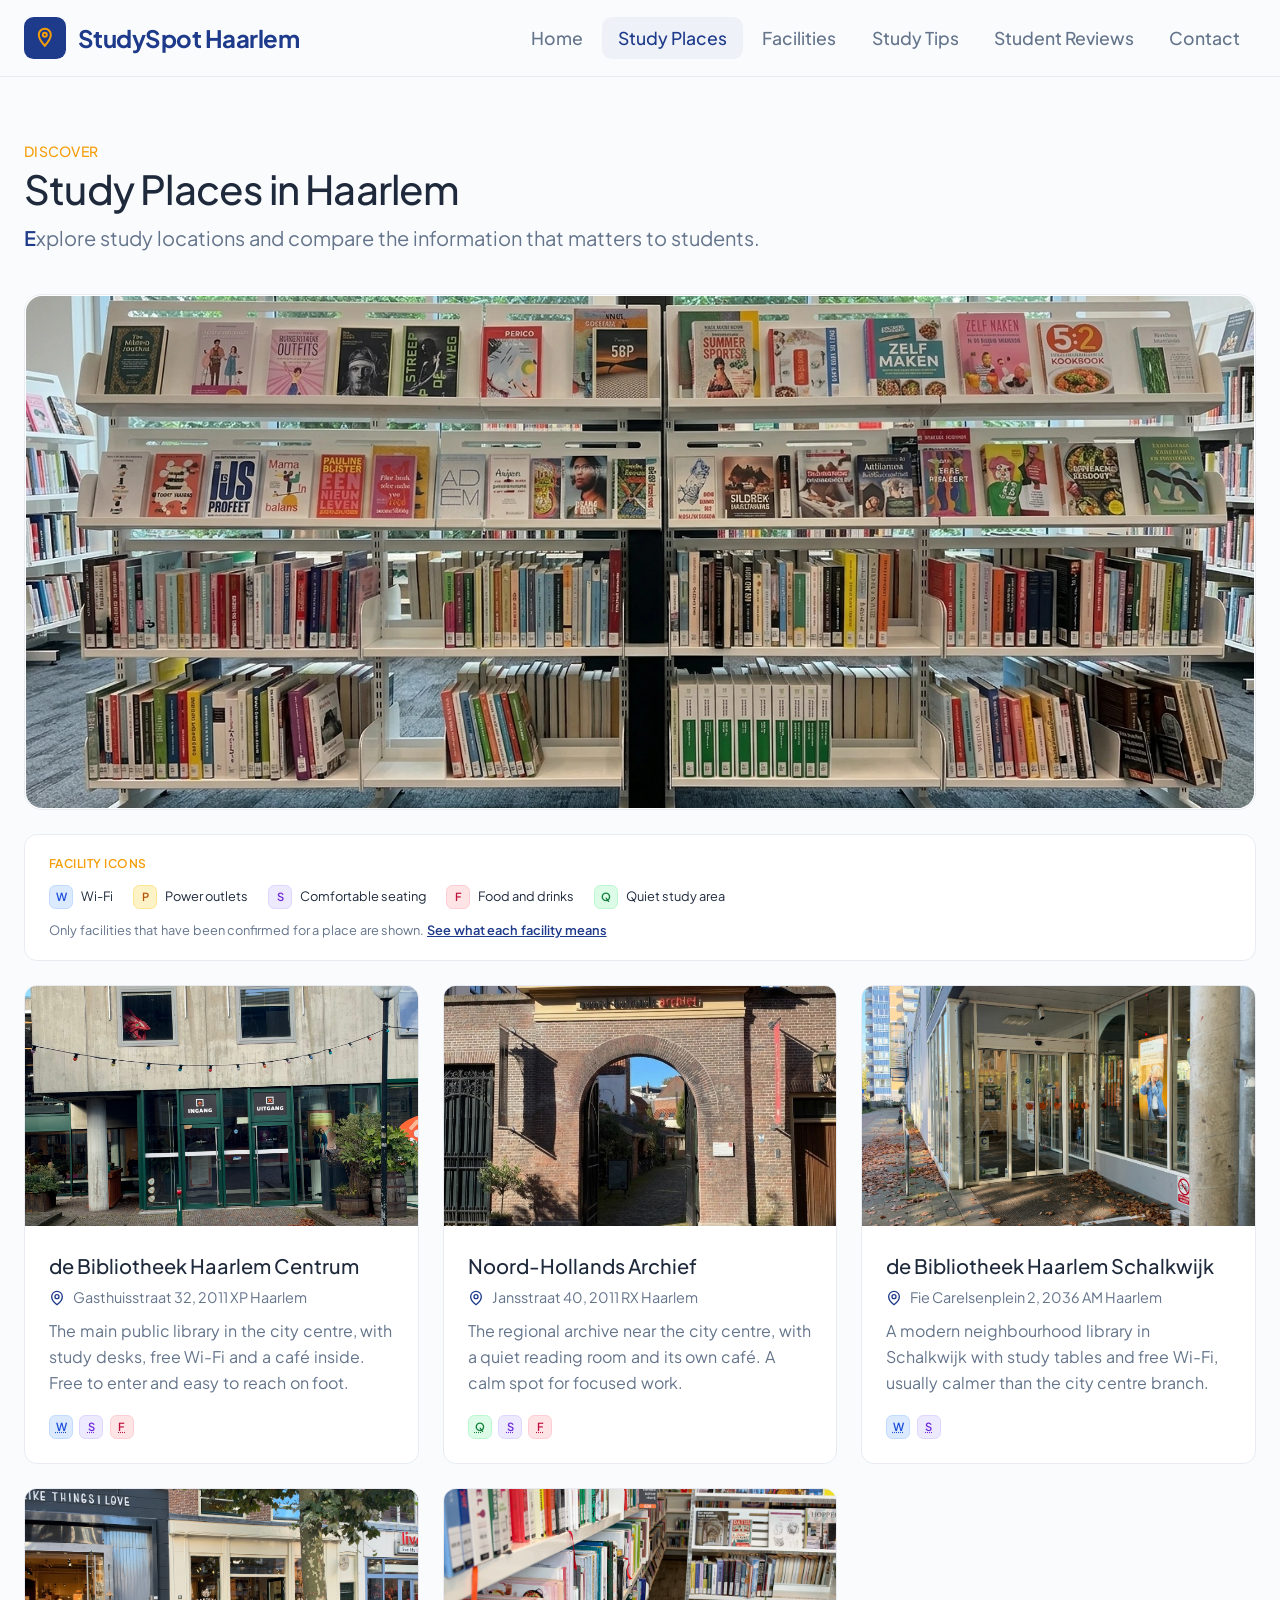
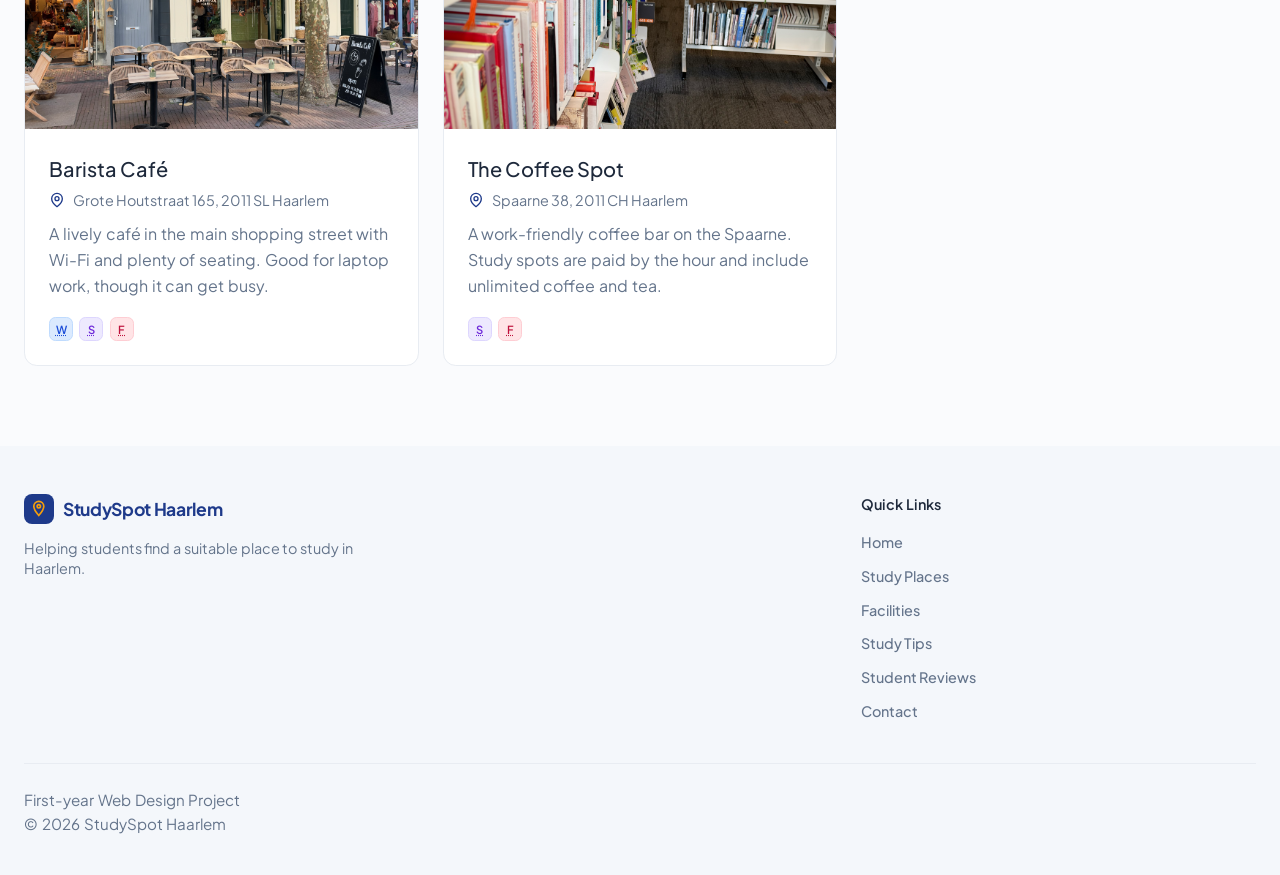
<file: Study_Places.html>
<!DOCTYPE html>
<html lang="en">
	<head>
		<meta charset="utf-8" />
		<meta name="viewport" content="width=device-width, initial-scale=1.0" />
		<meta name="author" content="Muhammad" />
		<meta name="description" content="Explore libraries, archives and caf&eacute;s in Haarlem with study desks, free Wi-Fi and quiet areas, and compare what matters to students." />
		<meta name="keywords" content="study places, Haarlem, library, archive, students" />
		<title>Study Places in Haarlem &mdash; StudySpot Haarlem</title>
		<link rel="icon" type="image/png" href="img/favicon.png" />
		<link rel="stylesheet" type="text/css" href="https://fonts.googleapis.com/css2?family=Plus+Jakarta+Sans:wght@400;500;600;700&amp;display=swap" />
		<link rel="stylesheet" type="text/css" href="css/style.css" />
	</head>
	<body>
		<header>
			<a class="logo" href="index.html">
				<svg class="logo-icon" viewBox="0 0 24 24" width="24" height="24" aria-hidden="true">
					<path d="M12 3a6 6 0 0 0-6 6c0 4.5 6 11 6 11s6-6.5 6-11a6 6 0 0 0-6-6z" fill="none" stroke="#f59e0b" stroke-width="2" />
					<circle cx="12" cy="9" r="2" fill="none" stroke="#f59e0b" stroke-width="2" />
				</svg>
				StudySpot Haarlem
			</a>
			<input class="menu-toggle visually-hidden" type="checkbox" id="menu-toggle" />
			<label class="menu-button" for="menu-toggle">
				<span class="visually-hidden">Menu</span>
				<svg viewBox="0 0 24 24" width="26" height="26" fill="none" stroke="currentColor" stroke-width="2" stroke-linecap="round" aria-hidden="true">
					<path d="M4 6h16M4 12h16M4 18h16" />
				</svg>
			</label>
			<nav>
				<ul>
					<li><a href="index.html">Home</a></li>
					<li><a class="active" href="study_places.html">Study Places</a></li>
					<li><a href="facilities.html">Facilities</a></li>
					<li><a href="study_tips.html">Study Tips</a></li>
					<li><a href="student_reviews.html">Student Reviews</a></li>
					<li><a href="contact.html">Contact</a></li>
				</ul>
			</nav>
		</header>

		<main>
			<section class="places">
				<p class="eyebrow">Discover</p>
				<h1>Study Places in Haarlem</h1>
				<p class="lead">Explore study locations and compare the information that matters to students.</p>

				<figure class="places-hero">
					<img src="img/IMG_8042.webp" alt="Library shelves filled with books and magazines in front of large windows" title="Library shelves" width="1232" height="528" />
					<figcaption class="visually-hidden">Library shelves filled with books and magazines</figcaption>
				</figure>

				<aside class="legend">
					<h2>Facility icons</h2>
					<ul>
						<li><span class="fac wifi" aria-hidden="true">W</span> Wi-Fi</li>
						<li><span class="fac power" aria-hidden="true">P</span> Power outlets</li>
						<li><span class="fac seating" aria-hidden="true">S</span> Comfortable seating</li>
						<li><span class="fac food" aria-hidden="true">F</span> Food and drinks</li>
						<li><span class="fac quiet" aria-hidden="true">Q</span> Quiet study area</li>
					</ul>
					<p>Only facilities that have been confirmed for a place are shown. <a href="facilities.html">See what each facility means</a></p>
				</aside>

				<article class="place-card">
					<figure>
						<img src="img/IMG_0122.jpeg" alt="Bright library with wooden bookshelves and a study desk by large windows" title="de Bibliotheek Haarlem Centrum" width="378" height="252" />
						<figcaption class="visually-hidden">de Bibliotheek Haarlem Centrum</figcaption>
					</figure>
					<h2>de Bibliotheek Haarlem Centrum</h2>
					<address>
						<svg viewBox="0 0 24 24" width="16" height="16" fill="none" stroke="currentColor" stroke-width="2" stroke-linecap="round" stroke-linejoin="round" aria-hidden="true">
							<path d="M20 10c0 6-8 12-8 12s-8-6-8-12a8 8 0 0 1 16 0z" />
							<circle cx="12" cy="10" r="3" />
						</svg>
						Gasthuisstraat 32, 2011 XP Haarlem
					</address>
					<p>The main public library in the city centre, with study desks, free Wi-Fi and a caf&eacute; inside. Free to enter and easy to reach on foot.</p>
					<ul class="facility-list">
						<li><abbr class="fac wifi" title="Wi-Fi">W</abbr></li>
						<li><abbr class="fac seating" title="Comfortable seating">S</abbr></li>
						<li><abbr class="fac food" title="Food and drinks">F</abbr></li>
					</ul>
				</article>

				<article class="place-card">
					<figure>
						<img src="img/IMG_0341.jpg" alt="Quiet reading room with long tables, laptops and large industrial windows" title="Noord-Hollands Archief" width="378" height="252" />
						<figcaption class="visually-hidden">Noord-Hollands Archief</figcaption>
					</figure>
					<h2>Noord-Hollands Archief</h2>
					<address>
						<svg viewBox="0 0 24 24" width="16" height="16" fill="none" stroke="currentColor" stroke-width="2" stroke-linecap="round" stroke-linejoin="round" aria-hidden="true">
							<path d="M20 10c0 6-8 12-8 12s-8-6-8-12a8 8 0 0 1 16 0z" />
							<circle cx="12" cy="10" r="3" />
						</svg>
						Jansstraat 40, 2011 RX Haarlem
					</address>
					<p>The regional archive near the city centre, with a quiet reading room and its own caf&eacute;. A calm spot for focused work.</p>
					<ul class="facility-list">
						<li><abbr class="fac quiet" title="Quiet study area">Q</abbr></li>
						<li><abbr class="fac seating" title="Comfortable seating">S</abbr></li>
						<li><abbr class="fac food" title="Food and drinks">F</abbr></li>
					</ul>
				</article>

				<article class="place-card">
					<figure>
						<img src="img/IMG_0161.jpeg" alt="Modern library study room with a long wooden table and green chairs facing a garden" title="de Bibliotheek Haarlem Schalkwijk" width="378" height="252" />
						<figcaption class="visually-hidden">de Bibliotheek Haarlem Schalkwijk</figcaption>
					</figure>
					<h2>de Bibliotheek Haarlem Schalkwijk</h2>
					<address>
						<svg viewBox="0 0 24 24" width="16" height="16" fill="none" stroke="currentColor" stroke-width="2" stroke-linecap="round" stroke-linejoin="round" aria-hidden="true">
							<path d="M20 10c0 6-8 12-8 12s-8-6-8-12a8 8 0 0 1 16 0z" />
							<circle cx="12" cy="10" r="3" />
						</svg>
						Fie Carelsenplein 2, 2036 AM Haarlem
					</address>
					<p>A modern neighbourhood library in Schalkwijk with study tables and free Wi-Fi, usually calmer than the city centre branch.</p>
					<ul class="facility-list">
						<li><abbr class="fac wifi" title="Wi-Fi">W</abbr></li>
						<li><abbr class="fac seating" title="Comfortable seating">S</abbr></li>
					</ul>
				</article>

				<article class="place-card">
					<figure>
						<img src="img/IMG_0134.jpeg" alt="Caf&eacute; with wooden tables, a window seat and bookshelves" title="Barista Caf&eacute;" width="378" height="252" />
						<figcaption class="visually-hidden">Barista Caf&eacute;</figcaption>
					</figure>
					<h2>Barista Caf&eacute;</h2>
					<address>
						<svg viewBox="0 0 24 24" width="16" height="16" fill="none" stroke="currentColor" stroke-width="2" stroke-linecap="round" stroke-linejoin="round" aria-hidden="true">
							<path d="M20 10c0 6-8 12-8 12s-8-6-8-12a8 8 0 0 1 16 0z" />
							<circle cx="12" cy="10" r="3" />
						</svg>
						Grote Houtstraat 165, 2011 SL Haarlem
					</address>
					<p>A lively caf&eacute; in the main shopping street with Wi-Fi and plenty of seating. Good for laptop work, though it can get busy.</p>
					<ul class="facility-list">
						<li><abbr class="fac wifi" title="Wi-Fi">W</abbr></li>
						<li><abbr class="fac seating" title="Comfortable seating">S</abbr></li>
						<li><abbr class="fac food" title="Food and drinks">F</abbr></li>
					</ul>
				</article>

				<article class="place-card">
					<figure>
						<img src="img/IMG_0162.jpeg" alt="Light coffee bar with armchairs, wooden furniture and a bookshelf" title="The Coffee Spot" width="378" height="252" />
						<figcaption class="visually-hidden">The Coffee Spot</figcaption>
					</figure>
					<h2>The Coffee Spot</h2>
					<address>
						<svg viewBox="0 0 24 24" width="16" height="16" fill="none" stroke="currentColor" stroke-width="2" stroke-linecap="round" stroke-linejoin="round" aria-hidden="true">
							<path d="M20 10c0 6-8 12-8 12s-8-6-8-12a8 8 0 0 1 16 0z" />
							<circle cx="12" cy="10" r="3" />
						</svg>
						Spaarne 38, 2011 CH Haarlem
					</address>
					<p>A work-friendly coffee bar on the Spaarne. Study spots are paid by the hour and include unlimited coffee and tea.</p>
					<ul class="facility-list">
						<li><abbr class="fac seating" title="Comfortable seating">S</abbr></li>
						<li><abbr class="fac food" title="Food and drinks">F</abbr></li>
					</ul>
				</article>
			</section>
		</main>

		<footer>
			<section class="footer-top">
				<h2 class="visually-hidden">Site information</h2>
				<article>
					<h3 class="visually-hidden">About StudySpot Haarlem</h3>
					<a class="logo" href="index.html">
						<svg class="logo-icon" viewBox="0 0 24 24" width="20" height="20" aria-hidden="true">
							<path d="M12 3a6 6 0 0 0-6 6c0 4.5 6 11 6 11s6-6.5 6-11a6 6 0 0 0-6-6z" fill="none" stroke="#f59e0b" stroke-width="2" />
							<circle cx="12" cy="9" r="2" fill="none" stroke="#f59e0b" stroke-width="2" />
						</svg>
						StudySpot Haarlem
					</a>
					<p>Helping students find a suitable place to study in Haarlem.</p>
				</article>
				<nav>
					<h2>Quick Links</h2>
					<ul>
						<li><a href="index.html">Home</a></li>
						<li><a href="study_places.html">Study Places</a></li>
						<li><a href="facilities.html">Facilities</a></li>
						<li><a href="study_tips.html">Study Tips</a></li>
						<li><a href="student_reviews.html">Student Reviews</a></li>
						<li><a href="contact.html">Contact</a></li>
					</ul>
				</nav>
			</section>
			<section class="footer-bottom">
				<h2 class="visually-hidden">Credits</h2>
				<p>First-year Web Design Project</p>
				<p>&copy; 2026 StudySpot Haarlem</p>
			</section>
		</footer>
	</body>
</html>
</file>
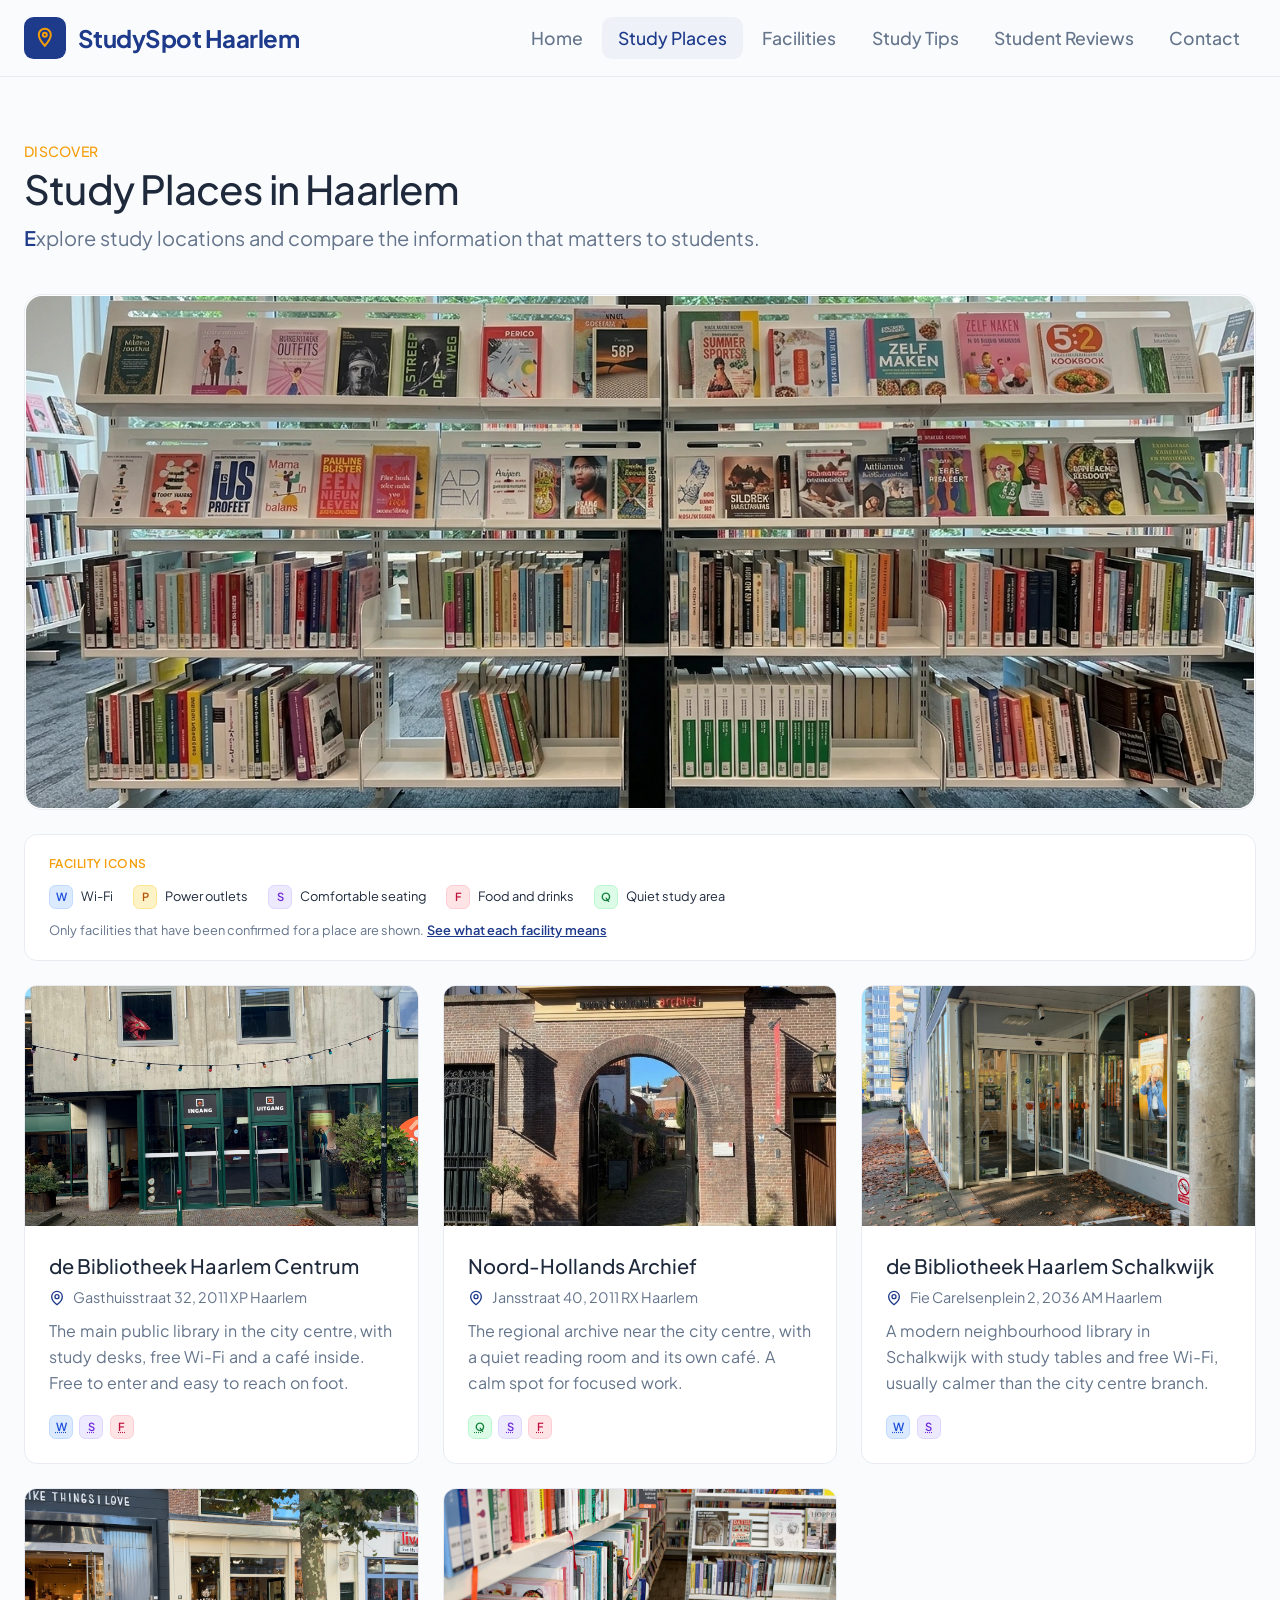
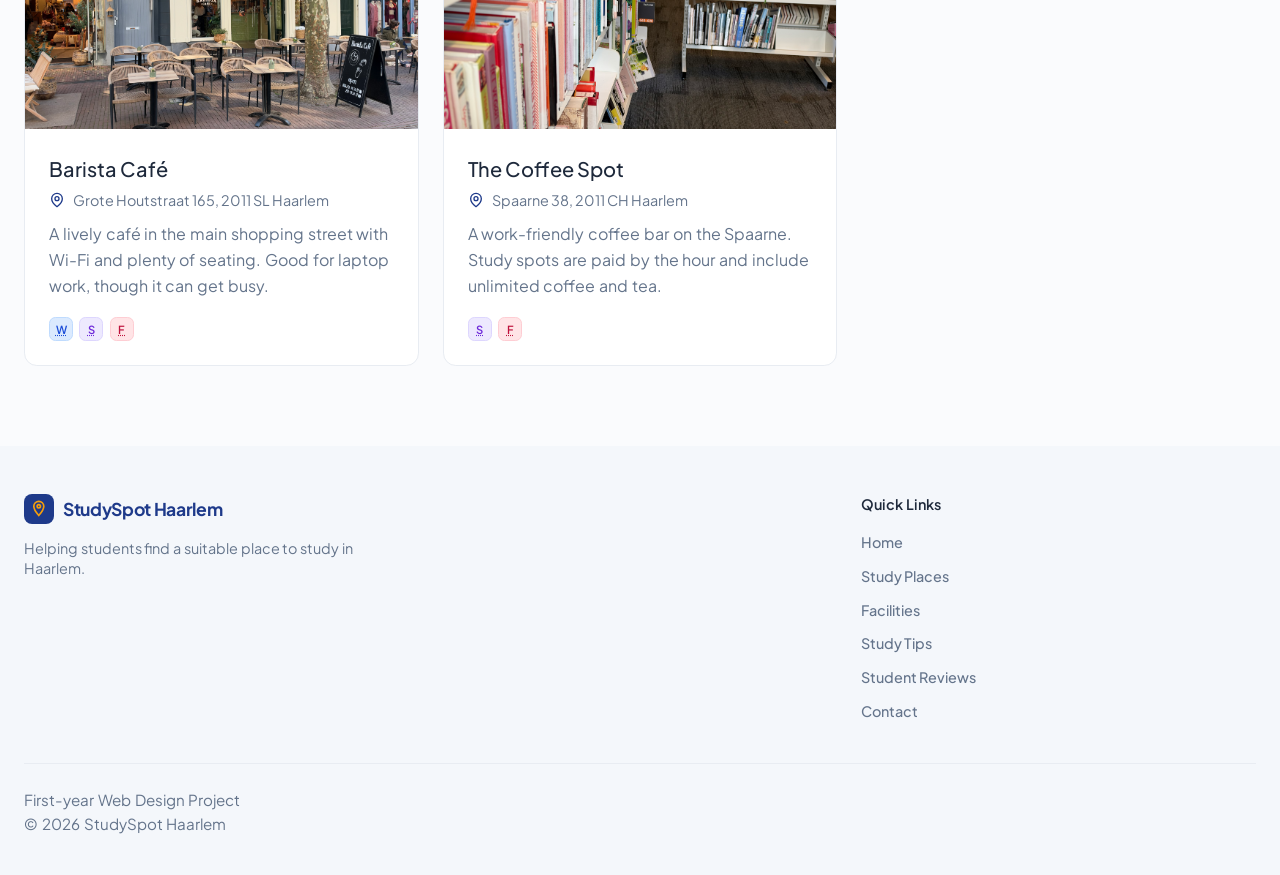
<file: study_places.html>
<!DOCTYPE html>
<html lang="en">
	<head>
		<meta charset="utf-8" />
		<meta name="viewport" content="width=device-width, initial-scale=1.0" />
		<meta name="author" content="Muhammad" />
		<meta name="description" content="Explore libraries, archives and caf&eacute;s in Haarlem with study desks, free Wi-Fi and quiet areas, and compare what matters to students." />
		<meta name="keywords" content="study places, Haarlem, library, archive, students" />
		<title>Study Places in Haarlem &mdash; StudySpot Haarlem</title>
		<link rel="icon" type="image/png" href="img/favicon.png" />
		<link rel="stylesheet" type="text/css" href="https://fonts.googleapis.com/css2?family=Plus+Jakarta+Sans:wght@400;500;600;700&amp;display=swap" />
		<link rel="stylesheet" type="text/css" href="css/style.css" />
	</head>
	<body>
		<header>
			<a class="logo" href="index.html">
				<svg class="logo-icon" viewBox="0 0 24 24" width="24" height="24" aria-hidden="true">
					<path d="M12 3a6 6 0 0 0-6 6c0 4.5 6 11 6 11s6-6.5 6-11a6 6 0 0 0-6-6z" fill="none" stroke="#f59e0b" stroke-width="2" />
					<circle cx="12" cy="9" r="2" fill="none" stroke="#f59e0b" stroke-width="2" />
				</svg>
				StudySpot Haarlem
			</a>
			<input class="menu-toggle visually-hidden" type="checkbox" id="menu-toggle" />
			<label class="menu-button" for="menu-toggle">
				<span class="visually-hidden">Menu</span>
				<svg viewBox="0 0 24 24" width="26" height="26" fill="none" stroke="currentColor" stroke-width="2" stroke-linecap="round" aria-hidden="true">
					<path d="M4 6h16M4 12h16M4 18h16" />
				</svg>
			</label>
			<nav>
				<ul>
					<li><a href="index.html">Home</a></li>
					<li><a class="active" href="study_places.html">Study Places</a></li>
					<li><a href="facilities.html">Facilities</a></li>
					<li><a href="study_tips.html">Study Tips</a></li>
					<li><a href="student_reviews.html">Student Reviews</a></li>
					<li><a href="contact.html">Contact</a></li>
				</ul>
			</nav>
		</header>

		<main>
			<section class="places">
				<p class="eyebrow">Discover</p>
				<h1>Study Places in Haarlem</h1>
				<p class="lead">Explore study locations and compare the information that matters to students.</p>

				<figure class="places-hero">
					<img src="img/IMG_8042.webp" alt="Library shelves filled with books and magazines in front of large windows" title="Library shelves" width="1232" height="528" />
					<figcaption class="visually-hidden">Library shelves filled with books and magazines</figcaption>
				</figure>

				<aside class="legend">
					<h2>Facility icons</h2>
					<ul>
						<li><span class="fac wifi" aria-hidden="true">W</span> Wi-Fi</li>
						<li><span class="fac power" aria-hidden="true">P</span> Power outlets</li>
						<li><span class="fac seating" aria-hidden="true">S</span> Comfortable seating</li>
						<li><span class="fac food" aria-hidden="true">F</span> Food and drinks</li>
						<li><span class="fac quiet" aria-hidden="true">Q</span> Quiet study area</li>
					</ul>
					<p>Only facilities that have been confirmed for a place are shown. <a href="facilities.html">See what each facility means</a></p>
				</aside>

				<article class="place-card">
					<figure>
						<img src="img/IMG_0122.jpeg" alt="Bright library with wooden bookshelves and a study desk by large windows" title="de Bibliotheek Haarlem Centrum" width="378" height="252" />
						<figcaption class="visually-hidden">de Bibliotheek Haarlem Centrum</figcaption>
					</figure>
					<h2>de Bibliotheek Haarlem Centrum</h2>
					<address>
						<svg viewBox="0 0 24 24" width="16" height="16" fill="none" stroke="currentColor" stroke-width="2" stroke-linecap="round" stroke-linejoin="round" aria-hidden="true">
							<path d="M20 10c0 6-8 12-8 12s-8-6-8-12a8 8 0 0 1 16 0z" />
							<circle cx="12" cy="10" r="3" />
						</svg>
						Gasthuisstraat 32, 2011 XP Haarlem
					</address>
					<p>The main public library in the city centre, with study desks, free Wi-Fi and a caf&eacute; inside. Free to enter and easy to reach on foot.</p>
					<ul class="facility-list">
						<li><abbr class="fac wifi" title="Wi-Fi">W</abbr></li>
						<li><abbr class="fac seating" title="Comfortable seating">S</abbr></li>
						<li><abbr class="fac food" title="Food and drinks">F</abbr></li>
					</ul>
				</article>

				<article class="place-card">
					<figure>
						<img src="img/IMG_0341.jpg" alt="Quiet reading room with long tables, laptops and large industrial windows" title="Noord-Hollands Archief" width="378" height="252" />
						<figcaption class="visually-hidden">Noord-Hollands Archief</figcaption>
					</figure>
					<h2>Noord-Hollands Archief</h2>
					<address>
						<svg viewBox="0 0 24 24" width="16" height="16" fill="none" stroke="currentColor" stroke-width="2" stroke-linecap="round" stroke-linejoin="round" aria-hidden="true">
							<path d="M20 10c0 6-8 12-8 12s-8-6-8-12a8 8 0 0 1 16 0z" />
							<circle cx="12" cy="10" r="3" />
						</svg>
						Jansstraat 40, 2011 RX Haarlem
					</address>
					<p>The regional archive near the city centre, with a quiet reading room and its own caf&eacute;. A calm spot for focused work.</p>
					<ul class="facility-list">
						<li><abbr class="fac quiet" title="Quiet study area">Q</abbr></li>
						<li><abbr class="fac seating" title="Comfortable seating">S</abbr></li>
						<li><abbr class="fac food" title="Food and drinks">F</abbr></li>
					</ul>
				</article>

				<article class="place-card">
					<figure>
						<img src="img/IMG_0161.jpeg" alt="Modern library study room with a long wooden table and green chairs facing a garden" title="de Bibliotheek Haarlem Schalkwijk" width="378" height="252" />
						<figcaption class="visually-hidden">de Bibliotheek Haarlem Schalkwijk</figcaption>
					</figure>
					<h2>de Bibliotheek Haarlem Schalkwijk</h2>
					<address>
						<svg viewBox="0 0 24 24" width="16" height="16" fill="none" stroke="currentColor" stroke-width="2" stroke-linecap="round" stroke-linejoin="round" aria-hidden="true">
							<path d="M20 10c0 6-8 12-8 12s-8-6-8-12a8 8 0 0 1 16 0z" />
							<circle cx="12" cy="10" r="3" />
						</svg>
						Fie Carelsenplein 2, 2036 AM Haarlem
					</address>
					<p>A modern neighbourhood library in Schalkwijk with study tables and free Wi-Fi, usually calmer than the city centre branch.</p>
					<ul class="facility-list">
						<li><abbr class="fac wifi" title="Wi-Fi">W</abbr></li>
						<li><abbr class="fac seating" title="Comfortable seating">S</abbr></li>
					</ul>
				</article>

				<article class="place-card">
					<figure>
						<img src="img/IMG_0134.jpeg" alt="Caf&eacute; with wooden tables, a window seat and bookshelves" title="Barista Caf&eacute;" width="378" height="252" />
						<figcaption class="visually-hidden">Barista Caf&eacute;</figcaption>
					</figure>
					<h2>Barista Caf&eacute;</h2>
					<address>
						<svg viewBox="0 0 24 24" width="16" height="16" fill="none" stroke="currentColor" stroke-width="2" stroke-linecap="round" stroke-linejoin="round" aria-hidden="true">
							<path d="M20 10c0 6-8 12-8 12s-8-6-8-12a8 8 0 0 1 16 0z" />
							<circle cx="12" cy="10" r="3" />
						</svg>
						Grote Houtstraat 165, 2011 SL Haarlem
					</address>
					<p>A lively caf&eacute; in the main shopping street with Wi-Fi and plenty of seating. Good for laptop work, though it can get busy.</p>
					<ul class="facility-list">
						<li><abbr class="fac wifi" title="Wi-Fi">W</abbr></li>
						<li><abbr class="fac seating" title="Comfortable seating">S</abbr></li>
						<li><abbr class="fac food" title="Food and drinks">F</abbr></li>
					</ul>
				</article>

				<article class="place-card">
					<figure>
						<img src="img/IMG_0162.jpeg" alt="Light coffee bar with armchairs, wooden furniture and a bookshelf" title="The Coffee Spot" width="378" height="252" />
						<figcaption class="visually-hidden">The Coffee Spot</figcaption>
					</figure>
					<h2>The Coffee Spot</h2>
					<address>
						<svg viewBox="0 0 24 24" width="16" height="16" fill="none" stroke="currentColor" stroke-width="2" stroke-linecap="round" stroke-linejoin="round" aria-hidden="true">
							<path d="M20 10c0 6-8 12-8 12s-8-6-8-12a8 8 0 0 1 16 0z" />
							<circle cx="12" cy="10" r="3" />
						</svg>
						Spaarne 38, 2011 CH Haarlem
					</address>
					<p>A work-friendly coffee bar on the Spaarne. Study spots are paid by the hour and include unlimited coffee and tea.</p>
					<ul class="facility-list">
						<li><abbr class="fac seating" title="Comfortable seating">S</abbr></li>
						<li><abbr class="fac food" title="Food and drinks">F</abbr></li>
					</ul>
				</article>
			</section>
		</main>

		<footer>
			<section class="footer-top">
				<h2 class="visually-hidden">Site information</h2>
				<article>
					<h3 class="visually-hidden">About StudySpot Haarlem</h3>
					<a class="logo" href="index.html">
						<svg class="logo-icon" viewBox="0 0 24 24" width="20" height="20" aria-hidden="true">
							<path d="M12 3a6 6 0 0 0-6 6c0 4.5 6 11 6 11s6-6.5 6-11a6 6 0 0 0-6-6z" fill="none" stroke="#f59e0b" stroke-width="2" />
							<circle cx="12" cy="9" r="2" fill="none" stroke="#f59e0b" stroke-width="2" />
						</svg>
						StudySpot Haarlem
					</a>
					<p>Helping students find a suitable place to study in Haarlem.</p>
				</article>
				<nav>
					<h2>Quick Links</h2>
					<ul>
						<li><a href="index.html">Home</a></li>
						<li><a href="study_places.html">Study Places</a></li>
						<li><a href="facilities.html">Facilities</a></li>
						<li><a href="study_tips.html">Study Tips</a></li>
						<li><a href="student_reviews.html">Student Reviews</a></li>
						<li><a href="contact.html">Contact</a></li>
					</ul>
				</nav>
			</section>
			<section class="footer-bottom">
				<h2 class="visually-hidden">Credits</h2>
				<p>First-year Web Design Project</p>
				<p>&copy; 2026 StudySpot Haarlem</p>
			</section>
		</footer>
	</body>
</html>
</file>
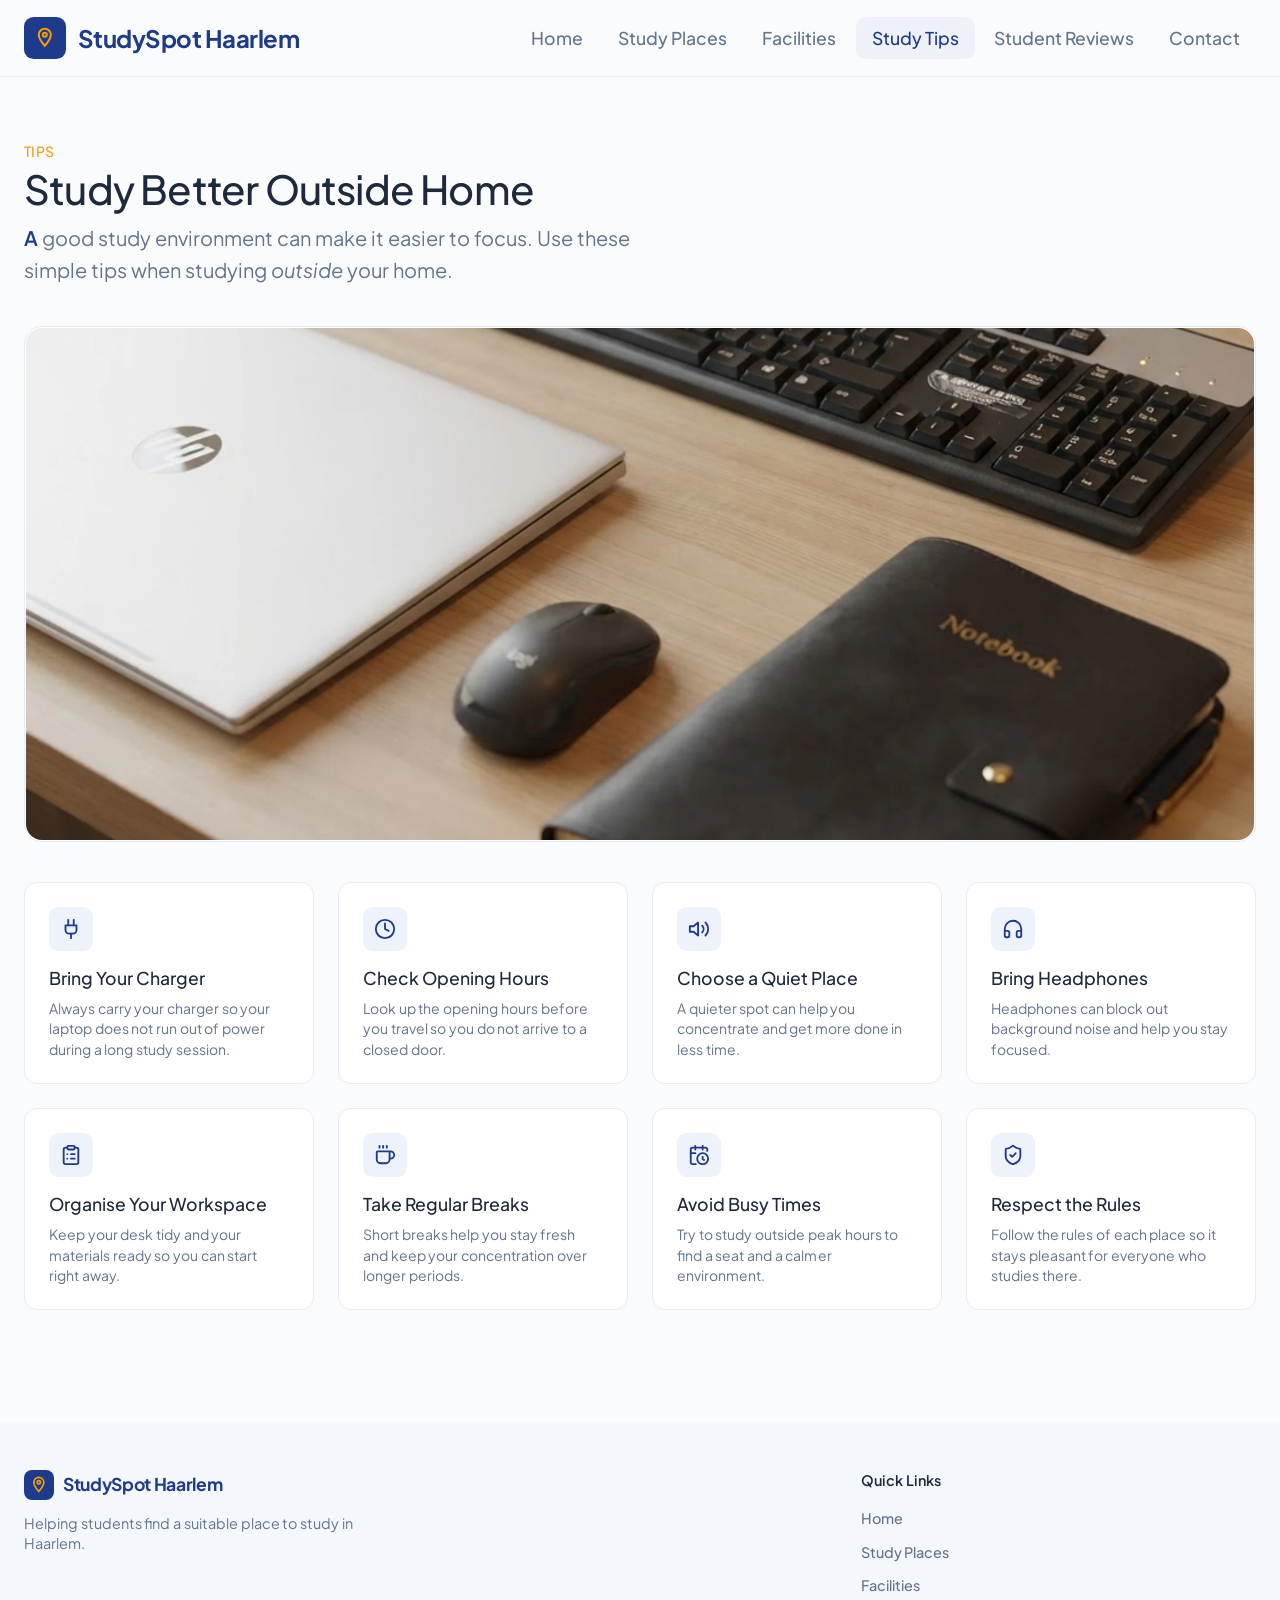
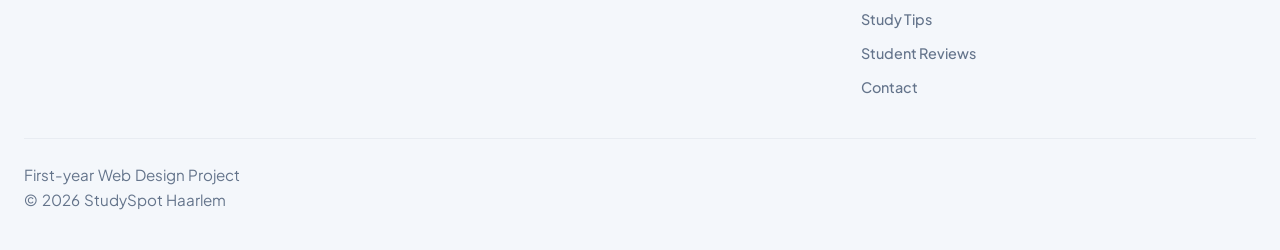
<file: study_tips.html>
<!DOCTYPE html>
<html lang="en">
	<head>
		<meta charset="utf-8" />
		<meta name="viewport" content="width=device-width, initial-scale=1.0" />
		<meta name="author" content="Muhammad" />
		<meta name="description" content="Simple study tips for studying outside home in Haarlem: bring your charger, check opening hours, choose a quiet place, take breaks and respect the rules." />
		<meta name="keywords" content="study tips, Haarlem, students, focus, quiet place" />
		<title>Study Tips &mdash; StudySpot Haarlem</title>
		<link rel="icon" type="image/png" href="img/favicon.png" />
		<link rel="stylesheet" type="text/css" href="https://fonts.googleapis.com/css2?family=Plus+Jakarta+Sans:wght@400;500;600;700&amp;display=swap" />
		<link rel="stylesheet" type="text/css" href="css/style.css" />
	</head>
	<body>
		<header>
			<a class="logo" href="index.html">
				<svg class="logo-icon" viewBox="0 0 24 24" width="24" height="24" aria-hidden="true">
					<path d="M12 3a6 6 0 0 0-6 6c0 4.5 6 11 6 11s6-6.5 6-11a6 6 0 0 0-6-6z" fill="none" stroke="#f59e0b" stroke-width="2" />
					<circle cx="12" cy="9" r="2" fill="none" stroke="#f59e0b" stroke-width="2" />
				</svg>
				StudySpot Haarlem
			</a>
			<input class="menu-toggle visually-hidden" type="checkbox" id="menu-toggle" />
			<label class="menu-button" for="menu-toggle">
				<span class="visually-hidden">Menu</span>
				<svg viewBox="0 0 24 24" width="26" height="26" fill="none" stroke="currentColor" stroke-width="2" stroke-linecap="round" aria-hidden="true">
					<path d="M4 6h16M4 12h16M4 18h16" />
				</svg>
			</label>
			<nav>
				<ul>
					<li><a href="index.html">Home</a></li>
					<li><a href="study_places.html">Study Places</a></li>
					<li><a href="facilities.html">Facilities</a></li>
					<li><a class="active" href="study_tips.html">Study Tips</a></li>
					<li><a href="student_reviews.html">Student Reviews</a></li>
					<li><a href="contact.html">Contact</a></li>
				</ul>
			</nav>
		</header>

		<main>
			<section class="places tips">
				<p class="eyebrow">Tips</p>
				<h1>Study Better Outside Home</h1>
				<p class="lead">A good study environment can make it easier to focus. Use these simple tips when studying <em>outside</em> your home.</p>

				<figure class="places-hero">
					<img src="img/IMG_2091.webp" alt="Laptop, wireless mouse, keyboard and notebook on a wooden desk" title="Study essentials" width="1232" height="528" />
					<figcaption class="visually-hidden">A laptop, wireless mouse, keyboard and notebook on a wooden desk</figcaption>
				</figure>

				<article class="card tip">
					<span class="icon">
						<svg viewBox="0 0 24 24" width="22" height="22" fill="none" stroke="currentColor" stroke-width="2" stroke-linecap="round" stroke-linejoin="round" aria-hidden="true">
							<path d="M12 22v-5" />
							<path d="M9 8V2" />
							<path d="M15 8V2" />
							<path d="M18 8v5a4 4 0 0 1-4 4h-4a4 4 0 0 1-4-4V8z" />
						</svg>
					</span>
					<h3>Bring Your Charger</h3>
					<p>Always carry your charger so your laptop does not run out of power during a long study session.</p>
				</article>

				<article class="card tip">
					<span class="icon">
						<svg viewBox="0 0 24 24" width="22" height="22" fill="none" stroke="currentColor" stroke-width="2" stroke-linecap="round" stroke-linejoin="round" aria-hidden="true">
							<circle cx="12" cy="12" r="10" />
							<path d="M12 6v6l4 2" />
						</svg>
					</span>
					<h3>Check Opening Hours</h3>
					<p>Look up the opening hours before you travel so you do not arrive to a closed door.</p>
				</article>

				<article class="card tip">
					<span class="icon">
						<svg viewBox="0 0 24 24" width="22" height="22" fill="none" stroke="currentColor" stroke-width="2" stroke-linecap="round" stroke-linejoin="round" aria-hidden="true">
							<path d="M11 5 6 9H2v6h4l5 4V5z" />
							<path d="M15.54 8.46a5 5 0 0 1 0 7.07" />
							<path d="M19.07 4.93a10 10 0 0 1 0 14.14" />
						</svg>
					</span>
					<h3>Choose a Quiet Place</h3>
					<p>A quieter spot can help you concentrate and get more done in less time.</p>
				</article>

				<article class="card tip">
					<span class="icon">
						<svg viewBox="0 0 24 24" width="22" height="22" fill="none" stroke="currentColor" stroke-width="2" stroke-linecap="round" stroke-linejoin="round" aria-hidden="true">
							<path d="M3 14h3a2 2 0 0 1 2 2v3a2 2 0 0 1-2 2H5a2 2 0 0 1-2-2v-7a9 9 0 0 1 18 0v7a2 2 0 0 1-2 2h-1a2 2 0 0 1-2-2v-3a2 2 0 0 1 2-2h3" />
						</svg>
					</span>
					<h3>Bring Headphones</h3>
					<p>Headphones can block out background noise and help you stay focused.</p>
				</article>

				<article class="card tip">
					<span class="icon">
						<svg viewBox="0 0 24 24" width="22" height="22" fill="none" stroke="currentColor" stroke-width="2" stroke-linecap="round" stroke-linejoin="round" aria-hidden="true">
							<rect width="8" height="4" x="8" y="2" rx="1" ry="1" />
							<path d="M16 4h2a2 2 0 0 1 2 2v14a2 2 0 0 1-2 2H6a2 2 0 0 1-2-2V6a2 2 0 0 1 2-2h2" />
							<path d="M12 11h4" />
							<path d="M12 16h4" />
							<path d="M8 11h.01" />
							<path d="M8 16h.01" />
						</svg>
					</span>
					<h3>Organise Your Workspace</h3>
					<p>Keep your desk tidy and your materials ready so you can start right away.</p>
				</article>

				<article class="card tip">
					<span class="icon">
						<svg viewBox="0 0 24 24" width="22" height="22" fill="none" stroke="currentColor" stroke-width="2" stroke-linecap="round" stroke-linejoin="round" aria-hidden="true">
							<path d="M10 2v2" />
							<path d="M14 2v2" />
							<path d="M6 2v2" />
							<path d="M16 8a1 1 0 0 1 1 1v8a4 4 0 0 1-4 4H7a4 4 0 0 1-4-4V9a1 1 0 0 1 1-1h14a4 4 0 1 1 0 8h-1" />
						</svg>
					</span>
					<h3>Take Regular Breaks</h3>
					<p>Short breaks help you stay fresh and keep your concentration over longer periods.</p>
				</article>

				<article class="card tip">
					<span class="icon">
						<svg viewBox="0 0 24 24" width="22" height="22" fill="none" stroke="currentColor" stroke-width="2" stroke-linecap="round" stroke-linejoin="round" aria-hidden="true">
							<path d="M21 7.5V6a2 2 0 0 0-2-2H5a2 2 0 0 0-2 2v14a2 2 0 0 0 2 2h3.5" />
							<path d="M16 2v4" />
							<path d="M8 2v4" />
							<path d="M3 10h5" />
							<path d="M17.5 17.5 16 16.3V14" />
							<circle cx="16" cy="16" r="6" />
						</svg>
					</span>
					<h3>Avoid Busy Times</h3>
					<p>Try to study outside peak hours to find a seat and a calmer environment.</p>
				</article>

				<article class="card tip">
					<span class="icon">
						<svg viewBox="0 0 24 24" width="22" height="22" fill="none" stroke="currentColor" stroke-width="2" stroke-linecap="round" stroke-linejoin="round" aria-hidden="true">
							<path d="M20 13c0 5-3.5 7.5-7.66 8.95a1 1 0 0 1-.67-.01C7.5 20.5 4 18 4 13V6a1 1 0 0 1 1-1c2 0 4.5-1.2 6.24-2.72a1.17 1.17 0 0 1 1.52 0C14.51 3.81 17 5 19 5a1 1 0 0 1 1 1z" />
							<path d="m9 12 2 2 4-4" />
						</svg>
					</span>
					<h3>Respect the Rules</h3>
					<p>Follow the rules of each place so it stays pleasant for everyone who studies there.</p>
				</article>
			</section>
		</main>

		<footer>
			<section class="footer-top">
				<h2 class="visually-hidden">Site information</h2>
				<article>
					<h3 class="visually-hidden">About StudySpot Haarlem</h3>
					<a class="logo" href="index.html">
						<svg class="logo-icon" viewBox="0 0 24 24" width="20" height="20" aria-hidden="true">
							<path d="M12 3a6 6 0 0 0-6 6c0 4.5 6 11 6 11s6-6.5 6-11a6 6 0 0 0-6-6z" fill="none" stroke="#f59e0b" stroke-width="2" />
							<circle cx="12" cy="9" r="2" fill="none" stroke="#f59e0b" stroke-width="2" />
						</svg>
						StudySpot Haarlem
					</a>
					<p>Helping students find a suitable place to study in Haarlem.</p>
				</article>
				<nav>
					<h2>Quick Links</h2>
					<ul>
						<li><a href="index.html">Home</a></li>
						<li><a href="study_places.html">Study Places</a></li>
						<li><a href="facilities.html">Facilities</a></li>
						<li><a href="study_tips.html">Study Tips</a></li>
						<li><a href="student_reviews.html">Student Reviews</a></li>
						<li><a href="contact.html">Contact</a></li>
					</ul>
				</nav>
			</section>
			<section class="footer-bottom">
				<h2 class="visually-hidden">Credits</h2>
				<p>First-year Web Design Project</p>
				<p>&copy; 2026 StudySpot Haarlem</p>
			</section>
		</footer>
	</body>
</html>
</file>
<file: css/style.css>
/* StudySpot Haarlem - one stylesheet for all pages */

:root {
	/* fonts */
	--font-heading: "Plus Jakarta Sans", Arial, sans-serif;
	--font-body: "Plus Jakarta Sans", Arial, sans-serif;
	--font-display: "Plus Jakarta Sans", Arial, sans-serif;

	/* colors */
	--navy: #1e3a8a;
	--text: #1e293b;
	--muted: #64748b;
	--orange: #f59e0b;
	--red: #dc2626;
	--bg: #fafbfd;
	--bg-section: #f8fafc;
	--bg-steps: #f1f5fb;
	--bg-footer: #f4f7fb;
	--icon-bg: #eef2fb;
	--nav-active: #eef2f8;
	--line: #e8ecf2;

	/* layout */
	--container: 80rem;
	--gutter: 1.5rem;
	--side: max(1.5rem, calc((100% - var(--container)) / 2));
	--space: 5rem;
}

* {
	box-sizing: border-box;
}

html {
	font-size: 100%;
}

body {
	margin: 0;
	background-color: var(--bg);
	color: var(--text);
	font-family: var(--font-body);
	line-height: 1.6;
}

a {
	text-decoration: none;
}

p {
	word-spacing: 0.05em;
}

.visually-hidden {
	position: absolute;
	width: 0.0625rem;
	height: 0.0625rem;
	margin: -0.0625rem;
	padding: 0;
	border: 0;
	overflow: hidden;
	clip: rect(0, 0, 0, 0);
	white-space: nowrap;
}

/* header and menu */
header {
	position: relative;
	display: flex;
	flex-wrap: wrap;
	align-items: center;
	justify-content: space-between;
	gap: 1rem;
	padding: 1.05rem var(--side);
	background-color: var(--bg);
	border-style: solid;
	border-color: var(--line);
	border-width: 0 0 0.0625rem 0;
}

.logo {
	display: flex;
	align-items: center;
	gap: 0.75rem;
	color: var(--navy);
	font-family: var(--font-display);
	font-size: 1.5rem;
	font-weight: 700;
	letter-spacing: -0.02em;
	line-height: 1.2;
}

.logo:link,
.logo:visited {
	color: var(--navy);
}

.logo-icon {
	box-sizing: content-box;
	padding: 0.55rem;
	border-radius: 0.6rem;
	background-color: var(--navy);
}

.menu-button {
	display: none;
	padding: 0.4rem;
	border-radius: 0.6rem;
	color: var(--navy);
	cursor: pointer;
}

.menu-button svg {
	display: block;
}

.menu-button:hover {
	background-color: var(--nav-active);
}

.menu-toggle:focus + .menu-button {
	outline: 0.125rem solid var(--orange);
}

nav > ul {
	display: flex;
	flex-wrap: wrap;
	gap: 0.2rem;
	margin: 0;
	padding: 0;
	list-style: none;
}

nav a {
	display: block;
	padding: 0.5rem 1rem;
	border-radius: 0.6rem;
	color: var(--muted);
	font-size: 1.1rem;
	font-weight: 500;
	line-height: 1.5;
}

nav a:link,
nav a:visited {
	color: var(--muted);
}

nav a:hover,
nav a.active {
	background-color: var(--nav-active);
	color: var(--navy);
}

/* the 12 column grid, used by every section and the footer */
.hero,
.explore,
.steps,
.places,
.guidance,
.footer-top,
.footer-bottom {
	display: grid;
	grid-template-columns: repeat(12, 1fr);
	column-gap: var(--gutter);
}

h1 {
	margin: 0 0 1.75rem 0;
	color: var(--text);
	font-family: var(--font-heading);
	font-size: 3.9rem;
	font-weight: 600;
	line-height: 1.1;
	letter-spacing: -0.03em;
}

.eyebrow {
	grid-column: 1 / -1;
	margin: 0 0 -1.3rem 0;
	color: var(--orange);
	font-size: 0.875rem;
	font-weight: 500;
	letter-spacing: 0.02em;
	line-height: 1.5;
	text-transform: uppercase;
}

figure {
	margin: 0;
	padding: 0.0625rem;
	border-style: solid;
	border-color: var(--line);
	border-width: 0.0625rem;
	border-radius: 1.1rem;
	background-color: #ffffff;
	overflow: hidden;
}

figure img {
	display: block;
	width: 100%;
	height: auto;
	object-fit: cover;
	border-radius: 1rem;
}

/* home: hero */
.hero {
	align-items: center;
	padding: var(--space) var(--side);
	row-gap: 2.5rem;
}

.hero article {
	grid-column: 1 / 7;
	padding-right: 2rem;
}

.hero figure {
	grid-column: 7 / 13;
}

.hero p {
	max-width: 36rem;
	margin: 0 0 2.5rem 0;
	color: var(--muted);
	font-size: 1.1rem;
	line-height: 1.6;
}

.button {
	display: inline-block;
	padding: 0.9rem 1.85rem;
	border-radius: 0.8rem;
	background-color: var(--navy);
	color: #ffffff;
	font-size: 1.25rem;
	font-weight: 600;
	line-height: 1.5;
}

.button:link,
.button:visited {
	color: #ffffff;
}

.button:hover {
	background-color: var(--text);
}

/* home: explore and steps */
.explore,
.steps {
	padding: var(--space) var(--side);
	row-gap: var(--gutter);
}

.explore {
	background-color: var(--bg-section);
}

.steps {
	background-color: var(--bg-steps);
}

.explore h2,
.steps h2,
.guidance h2 {
	grid-column: 1 / -1;
	margin: 0 0 1rem 0;
	color: var(--text);
	font-family: var(--font-heading);
	font-size: 2.5rem;
	font-weight: 500;
	line-height: 1.2;
	letter-spacing: -0.02em;
}

/* cards */
.card {
	grid-column: span 4;
	padding: 1.5rem;
	border-style: solid;
	border-color: var(--line);
	border-width: 0.0625rem;
	border-radius: 0.8rem;
	background-color: #ffffff;
}

.card h3 {
	margin: 1.1rem 0 0.4rem 0;
	color: var(--text);
	font-family: var(--font-heading);
	font-size: 1.25rem;
	font-weight: 500;
	line-height: 1.6;
}

.card p {
	margin: 0;
	color: var(--muted);
	font-size: 1rem;
	line-height: 1.625;
}

.icon {
	display: flex;
	align-items: center;
	justify-content: center;
	width: 3rem;
	height: 3rem;
	border-radius: 0.6rem;
	background-color: var(--icon-bg);
	color: var(--navy);
}

.steps .card {
	display: grid;
	grid-template-columns: auto 1fr;
	align-items: center;
	column-gap: 0.75rem;
	box-shadow: 0 0.25rem 1.25rem rgba(30, 58, 138, 0.06);
}

.steps .card h3,
.steps .card p {
	grid-column: 1 / -1;
}

.steps .card h3 {
	margin-top: 0.95rem;
}

.step-number {
	display: flex;
	align-items: center;
	justify-content: center;
	width: 2.25rem;
	height: 2.25rem;
	border-radius: 50%;
	background-color: var(--navy);
	color: #ffffff;
	font-size: 0.875rem;
	font-weight: 700;
}

.step-icon {
	color: var(--orange);
}

/* inner pages: intro block */
.places {
	row-gap: var(--gutter);
	padding: 4rem var(--side) var(--space) var(--side);
}

.places.facilities {
	padding-bottom: 2rem;
}

.places.tips {
	padding-bottom: 7rem;
}

.places.reviews {
	padding-bottom: 3rem;
}

.places.about {
	padding-bottom: 2.5rem;
}

.places h1 {
	grid-column: 1 / -1;
	margin: 0 0 -0.95rem 0;
	font-size: 2.5rem;
	font-weight: 500;
	line-height: 1.2;
	letter-spacing: -0.02em;
}

.places .lead,
.guidance .lead {
	grid-column: 1 / -1;
	margin: 0 0 1rem 0;
	color: var(--muted);
	font-size: 1.25rem;
	line-height: 1.6;
}

.facilities .lead,
.tips .lead {
	max-width: 40rem;
}

.lead::first-letter {
	color: var(--navy);
	font-weight: 600;
}

.places-hero {
	grid-column: 1 / -1;
}

.places-hero img {
	height: 40vw;
	min-height: 12rem;
	max-height: 33rem;
}

.tips .places-hero {
	margin-bottom: 1rem;
}

/* study places:*/
.legend {
	grid-column: 1 / -1;
	padding: 1.25rem 1.5rem;
	border-style: solid;
	border-color: var(--line);
	border-width: 0.0625rem;
	border-radius: 0.8rem;
	background-color: #ffffff;
}

.legend h2 {
	margin: 0 0 0.75rem 0;
	color: var(--orange);
	font-family: var(--font-heading);
	font-size: 0.75rem;
	font-weight: 600;
	letter-spacing: 0.04em;
	line-height: 1.5;
	text-transform: uppercase;
}

.legend ul {
	display: flex;
	flex-wrap: wrap;
	gap: 0.6rem 1.25rem;
	margin: 0 0 0.75rem 0;
	padding: 0;
	list-style: none;
}

.legend li {
	display: flex;
	align-items: center;
	gap: 0.5rem;
	color: var(--text);
	font-size: 0.8rem;
	line-height: 1.5;
}

.legend p {
	margin: 0;
	color: var(--muted);
	font-size: 0.8rem;
	line-height: 1.5;
}

.legend a {
	font-weight: 600;
	text-decoration: underline;
}

.legend a:link,
.legend a:visited {
	color: var(--navy);
}

.fac {
	display: inline-flex;
	align-items: center;
	justify-content: center;
	width: 1.5rem;
	height: 1.5rem;
	border-style: solid;
	border-width: 0.0625rem;
	border-radius: 0.4rem;
	font-size: 0.7rem;
	font-weight: 600;
	line-height: 1;
	cursor: default;
}

.fac.wifi {
	border-color: #bfdbfe;
	background-color: #dbeafe;
	color: #1d4ed8;
}

.fac.power {
	border-color: #fde68a;
	background-color: #fef3c7;
	color: #b45309;
}

.fac.seating {
	border-color: #ddd6fe;
	background-color: #ede9fe;
	color: #6d28d9;
}

.fac.food {
	border-color: #fecdd3;
	background-color: #ffe4e6;
	color: #be123c;
}

.fac.quiet {
	border-color: #bbf7d0;
	background-color: #dcfce7;
	color: #15803d;
}

.place-card {
	grid-column: span 4;
	display: flex;
	flex-direction: column;
	padding-bottom: 1.5rem;
	border-style: solid;
	border-color: var(--line);
	border-width: 0.0625rem;
	border-radius: 0.8rem;
	background-color: #ffffff;
	overflow: hidden;
}

.place-card figure {
	padding: 0;
	border-style: none;
	border-radius: 0;
}

.place-card figure img {
	height: 15rem;
	border-radius: 0;
}

.place-card h2 {
	margin: 1.5rem 1.5rem 0.3rem 1.5rem;
	color: var(--text);
	font-family: var(--font-heading);
	font-size: 1.25rem;
	font-weight: 500;
	line-height: 1.6;
}

.place-card address {
	display: flex;
	align-items: center;
	gap: 0.5rem;
	margin: 0 1.5rem 0.6rem 1.5rem;
	color: var(--muted);
	font-size: 0.9rem;
	font-style: normal;
	line-height: 1.5;
}

.place-card address svg {
	flex-shrink: 0;
	color: var(--navy);
}

.place-card p {
	margin: 0 1.5rem;
	color: var(--muted);
	font-size: 1rem;
	line-height: 1.625;
}

.facility-list {
	display: flex;
	gap: 0.4rem;
	margin: auto 1.5rem 0 1.5rem;
	padding: 1rem 0 0 0;
	list-style: none;
}

/* facilities page cards */
.facility-card h3 {
	margin: 1rem 0 0.4rem 0;
	font-size: 1.1rem;
	font-weight: 600;
	line-height: 1.5;
}

.facility-card p {
	font-size: 0.95rem;
	line-height: 1.6;
}

.facility-card .fac {
	width: 2.25rem;
	height: 2.25rem;
	font-size: 0.85rem;
}

/* study tips cards, 4 per row */
.tip {
	grid-column: span 3;
}

.tip .icon,
.about-card .icon {
	width: 2.75rem;
	height: 2.75rem;
}

.tip h3 {
	margin-top: 0.9rem;
	font-size: 1.1rem;
	line-height: 1.5;
}

.tip p {
	font-size: 0.875rem;
	line-height: 1.45;
}

/* contact page about cards */
.about-card h3 {
	margin: 1rem 0 0.5rem 0;
	font-size: 1.15rem;
	line-height: 1.5;
}

.about-card p {
	font-size: 0.9rem;
	line-height: 1.6;
}


.guidance {
	row-gap: var(--gutter);
	padding: 3rem var(--side) 7rem var(--side);
}

.guidance h2 {
	margin-bottom: 0.15rem;
}

.places.facilities + .guidance {
	padding-top: 2rem;
}

/* student reviews */
.review {
	grid-column: span 4;
	display: flex;
	flex-direction: column;
	padding: 2rem;
	border-style: solid;
	border-color: var(--line);
	border-width: 0.0625rem;
	border-radius: 0.8rem;
	background-color: #ffffff;
}

.review-top {
	display: flex;
	flex-wrap: wrap;
	align-items: center;
	justify-content: space-between;
	gap: 0.75rem;
}

.score {
	display: flex;
	align-items: center;
	gap: 0.6rem;
	margin: 0;
	color: var(--text);
	font-size: 1.05rem;
	font-weight: 500;
}

.stars-display {
	display: flex;
	gap: 0.1rem;
}

.review svg.on {
	fill: var(--orange);
	stroke: var(--orange);
}

.review svg.off {
	fill: none;
	stroke: var(--orange);
}

.badge {
	padding: 0.35rem 0.85rem;
	border-radius: 2rem;
	background-color: var(--icon-bg);
	color: var(--navy);
	font-size: 0.8rem;
	font-weight: 500;
	letter-spacing: 0.02em;
	line-height: 1.4;
	text-transform: uppercase;
}

.review blockquote {
	flex: 1;
	margin: 1.3rem 0 1.5rem 0;
	color: var(--muted);
	font-size: 1.25rem;
	line-height: 1.6;
	text-indent: -0.35rem;
}


.review address {
	display: flex;
	align-items: center;
	gap: 0.5rem;
	margin: 0 0 0.9rem 0;
	color: var(--navy);
	font-size: 1.5rem;
	font-style: normal;
	font-weight: 700;
	line-height: 1.3;
}

.review address svg {
	flex-shrink: 0;
	color: var(--navy);
}

.review footer {
	display: flex;
	justify-content: space-between;
	gap: 1rem;
	margin: 0;
	padding: 1rem 0 0 0;
	border-style: solid;
	border-color: var(--line);
	border-width: 0.0625rem 0 0 0;
	background-color: transparent;
}

.review footer p {
	margin: 0;
	color: var(--muted);
	font-size: 1.05rem;
	line-height: 1.5;
}

/* review form */
.review-form {
	grid-column: 1 / 9;
	padding: 2.5rem;
	border-style: solid;
	border-color: var(--line);
	border-width: 0.0625rem;
	border-radius: 0.8rem;
	background-color: #ffffff;
}

.rating {
	display: flex;
	flex-wrap: wrap;
	align-items: center;
	min-width: 0;
	margin: 0 0 1.75rem 0;
	padding: 0 0 1.75rem 0;
	border-style: solid;
	border-color: var(--line);
	border-width: 0 0 0.0625rem 0;
}

.rating legend {
	width: 100%;
	margin-bottom: 0.6rem;
	padding: 0;
	color: var(--text);
	font-size: 1rem;
	font-weight: 500;
}

.stars {
	display: inline-flex;
	flex-direction: row-reverse;
	margin-left: -0.3rem;
}

.stars label {
	padding: 0 0.3rem;
	cursor: pointer;
}

.stars svg {
	display: block;
	fill: none;
	stroke: var(--muted);
}

.stars input:checked ~ label svg,
.stars label:hover svg,
.stars label:hover ~ label svg {
	fill: var(--orange);
	stroke: var(--orange);
}

.stars input:focus + label {
	outline: 0.125rem solid var(--orange);
	outline-offset: 0.125rem;
}

.rating-hint {
	margin-left: 1rem;
	color: var(--text);
	font-size: 0.9rem;
	font-weight: 500;
}

/* form fields */
.field {
	display: block;
	min-width: 0;
	color: var(--text);
	font-weight: 500;
	line-height: 1.5;
}

.field input,
.field textarea {
	display: block;
	width: 100%;
	border-style: solid;
	border-color: var(--line);
	border-width: 0.0625rem;
	border-radius: 0.8rem;
	background-color: #ffffff;
	color: var(--text);
	font-family: var(--font-body);
	font-weight: 400;
}

.field input::placeholder,
.field textarea::placeholder {
	color: #94a3b8;
}

.field input:focus,
.field textarea:focus {
	border-color: var(--navy);
	outline: none;
}

.review-form .field {
	font-size: 1rem;
}

.review-form .field input,
.review-form .field textarea {
	margin-top: 0.6rem;
	padding: 0.9rem 1.15rem;
	font-size: 1.1rem;
}

.review-form .field input {
	height: 3.6rem;
}

.review-form .field textarea {
	min-height: 12rem;
	resize: vertical;
}

.review-form .field-row {
	display: grid;
	grid-template-columns: 1fr 1fr;
	gap: var(--gutter);
	margin-top: 2.5rem;
}

.review-form .submit-row {
	display: flex;
	flex-wrap: wrap;
	align-items: center;
	gap: 1.25rem;
	margin-top: 1.9rem;
}

.review-form .submit-row input {
	height: 3.75rem;
	padding: 0 1.8rem 0 3.4rem;
	border-radius: 0.8rem;
	background-position: 1.5rem center;
	background-size: 1.2rem;
	font-size: 1.2rem;
}

.review-form .submit-row span {
	color: var(--muted);
	font-size: 0.95rem;
}

/* contact form */
.contact-form {
	grid-column: 1 / 7;
	padding: 1.1rem;
	border-style: solid;
	border-color: var(--line);
	border-width: 0.0625rem;
	border-radius: 0.8rem;
	background-color: #ffffff;
}

.contact-form fieldset {
	min-width: 0;
	margin: 0;
	padding: 0;
	border: 0;
}

.contact-form .field {
	font-size: 0.8rem;
	font-weight: 600;
}

.contact-form .field input,
.contact-form .field textarea {
	margin-top: 0.3rem;
	padding: 0.6rem 0.9rem;
	font-size: 0.85rem;
}

.contact-form .field input {
	height: 2.6rem;
}

.contact-form .field textarea {
	min-height: 10rem;
	resize: vertical;
}

.contact-form .field-row {
	display: grid;
	grid-template-columns: 1fr 1fr;
	gap: 1rem;
	margin-bottom: 1rem;
}

.contact-form .field-row.name-row {
	grid-template-columns: 0.55fr 1fr 1fr;
}

.contact-form .submit-row {
	display: flex;
	margin-top: 1.4rem;
}

.contact-form .submit-row input {
	height: 2.6rem;
	padding: 0 1.4rem 0 2.8rem;
	border-radius: 0.6rem;
	background-position: 1.1rem center;
	background-size: 1rem;
	font-size: 0.9rem;
}

.required {
	color: var(--red);
}

/* submit buttons*/
.submit-row input {
	border-style: none;
	background-color: var(--navy);
	background-image: url("data:image/svg+xml,%3Csvg xmlns='http://www.w3.org/2000/svg' viewBox='0 0 24 24' fill='none' stroke='white' stroke-width='2' stroke-linecap='round' stroke-linejoin='round'%3E%3Cpath d='m22 2-7 20-4-9-9-4z'/%3E%3Cpath d='M22 2 11 13'/%3E%3C/svg%3E");
	background-repeat: no-repeat;
	color: #ffffff;
	font-family: var(--font-body);
	font-weight: 600;
	cursor: pointer;
}

.submit-row input:hover {
	background-color: var(--text);
}

/* table rows, only used on a page that has a table */
tbody tr:nth-child(even) {
	background-color: #cff;
}

tbody tr:nth-child(odd) {
	background-color: #fff;
}

/* footer */
footer {
	padding: 3rem var(--side) 2.4rem var(--side);
	background-color: var(--bg-footer);
}

.footer-top {
	align-items: start;
	row-gap: 2rem;
	padding-bottom: 2.6rem;
}

.footer-top article {
	grid-column: 1 / 7;
}

.footer-top nav {
	grid-column: 9 / 13;
}

footer .logo {
	gap: 0.6rem;
	font-size: 1.1rem;
}

footer .logo-icon {
	padding: 0.3rem;
	border-radius: 0.5rem;
}

.footer-top p {
	max-width: 21rem;
	margin: 0.85rem 0 0 0;
	color: var(--muted);
	font-size: 0.9rem;
	line-height: 1.4;
}

footer h2 {
	margin: 0 0 1.1rem 0;
	color: var(--text);
	font-family: var(--font-heading);
	font-size: 0.9rem;
	font-weight: 600;
	line-height: 1.4;
}

footer nav > ul {
	flex-direction: column;
	gap: 0.85rem;
}

footer nav a {
	padding: 0;
	border-radius: 0;
	font-size: 0.9rem;
	line-height: 1.4;
}

footer nav a:hover {
	background-color: transparent;
	color: var(--navy);
}

.footer-bottom {
	padding-top: 1.5rem;
	border-style: solid;
	border-color: var(--line);
	border-width: 0.0625rem 0 0 0;
}

.footer-bottom p {
	grid-column: 1 / -1;
	margin: 0;
	color: var(--muted);
	font-size: 0.95rem;
	line-height: 1.6;
}


nav a:active,
.logo:active,
.button:active,
.legend a:active {
	color: var(--orange);
}

footer nav a:active {
	color: var(--orange);
}

/* cookies message */
.cookies {
	position: fixed;
	right: 1.5rem;
	bottom: 1.5rem;
	z-index: 9999;
	max-width: 22rem;
	padding: 1rem 1.25rem;
	border-style: solid;
	border-color: var(--line);
	border-width: 0.0625rem;
	border-radius: 0.8rem;
	background-color: #ffffff;
	box-shadow: 0 0.25rem 1.25rem rgba(30, 58, 138, 0.12);
}

.cookies p {
	margin: 0 0 0.5rem 0;
	color: var(--muted);
	font-size: 0.9rem;
	line-height: 1.5;
}

.cookies label {
	float: right;
	padding: 0.35rem 1.1rem;
	border-radius: 0.6rem;
	background-color: var(--navy);
	color: #ffffff;
	font-size: 0.9rem;
	font-weight: 600;
	cursor: pointer;
}

.cookies::after {
	content: "";
	display: block;
	clear: both;
}

#cookie-ok:checked + .cookies {
	display: none;
}

/* pc (wider than 768px) */
@media (min-width: 48.0625em) {
	.hero p {
		font-size: 1.3rem;
	}
}

/* tablet and smaller laptops */
@media (max-width: 64em) {
	:root {
		--space: 3.5rem;
	}

	h1 {
		font-size: 3rem;
	}

	.hero article,
	.hero figure {
		grid-column: 1 / -1;
		padding-right: 0;
	}

	.card,
	.place-card,
	.review {
		grid-column: span 6;
	}

	.tip {
		grid-column: span 6;
	}

	.review-form,
	.contact-form {
		grid-column: 1 / -1;
	}

	.footer-top nav {
		grid-column: 8 / 13;
	}
}

/* smartphone (768px and smaller) */
@media (max-width: 48em) {
	:root {
		--space: 2.5rem;
	}

	h1 {
		font-size: 2.2rem;
	}

	.places h1,
	.explore h2,
	.steps h2,
	.guidance h2 {
		font-size: 1.8rem;
	}

	.logo {
		font-size: 1.2rem;
	}

	.menu-button {
		display: block;
	}

	header nav {
		position: absolute;
		top: 100%;
		right: 0;
		left: 0;
		z-index: 10;
		display: none;
		padding: 0.75rem 1.5rem 1rem 1.5rem;
		background-color: var(--bg);
		border-style: solid;
		border-color: var(--line);
		border-width: 0 0 0.0625rem 0;
	}

	.menu-toggle:checked ~ nav {
		display: block;
	}

	header nav > ul {
		flex-direction: column;
	}

	header nav a {
		padding: 0.7rem 1rem;
		font-size: 1rem;
	}

	.places-hero img {
		height: 12rem;
	}

	.card,
	.tip,
	.place-card,
	.review,
	.review-form,
	.contact-form,
	.footer-top article,
	.footer-top nav {
		grid-column: 1 / -1;
	}

	.review {
		padding: 1.5rem;
	}

	.review-form {
		padding: 1.5rem;
	}

	.review-form .field-row {
		grid-template-columns: 1fr;
		margin-top: 1.5rem;
	}

	.contact-form .field-row,
	.contact-form .field-row.name-row {
		grid-template-columns: 1fr;
	}

	.cookies {
		right: 1rem;
		bottom: 1rem;
		left: 1rem;
		max-width: none;
	}
}
</file>
